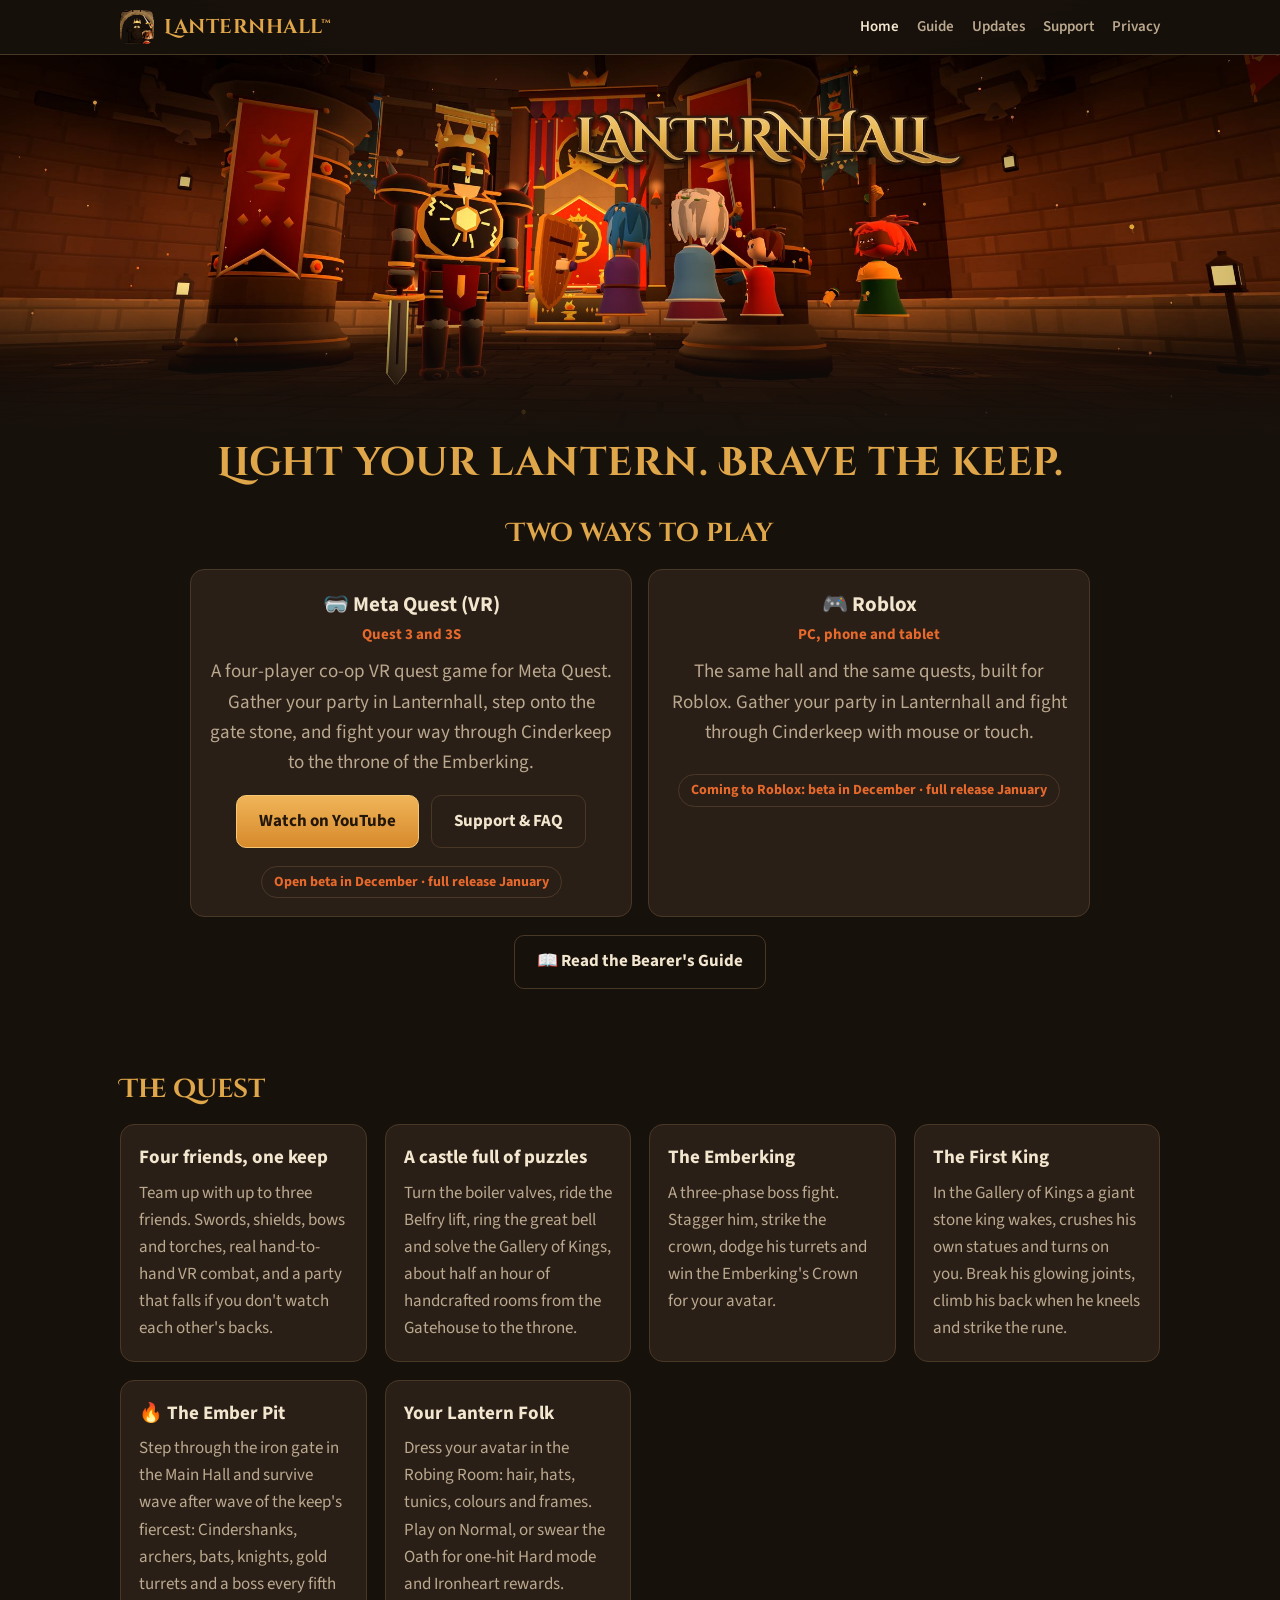
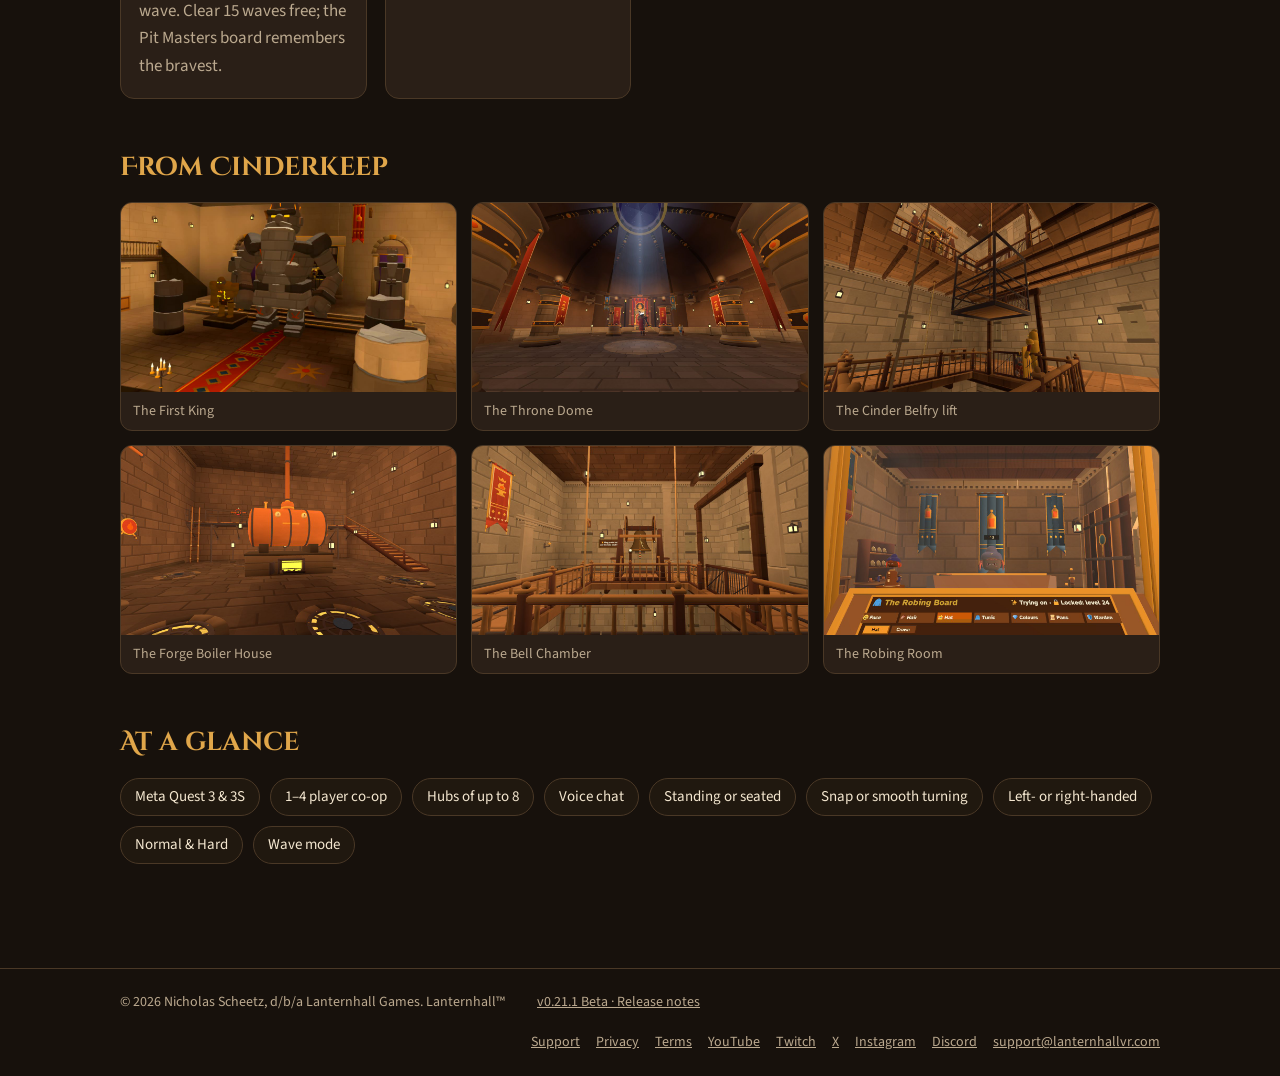
<file: index.html>
<!DOCTYPE html>
<html lang="en"><head><meta charset="utf-8">
<meta name="viewport" content="width=device-width, initial-scale=1">
<title>Lanternhall: co-op VR quests for Meta Quest</title>
<meta name="description" content="Lanternhall is a four-player co-op VR quest game for Meta Quest 3 and 3S. Light your lantern and brave Cinderkeep.">
<meta property="og:title" content="Lanternhall: co-op VR quests for Meta Quest">
<meta property="og:description" content="Lanternhall is a four-player co-op VR quest game for Meta Quest 3 and 3S. Light your lantern and brave Cinderkeep.">
<meta property="og:image" content="https://lanternhallvr.com/assets/hero.jpg">
<meta name="theme-color" content="#17110c">
<link rel="icon" href="assets/favicon.png">
<link rel="apple-touch-icon" href="assets/apple-touch-icon.png">
<link rel="preconnect" href="https://fonts.googleapis.com"><link rel="preconnect" href="https://fonts.gstatic.com" crossorigin><link href="https://fonts.googleapis.com/css2?family=Cinzel+Decorative:wght@700&family=Source+Sans+3:wght@400;600;700&display=swap" rel="stylesheet">
<link rel="stylesheet" href="style.css">
</head><body>
<header class="nav"><div class="nav-in">
<a class="brand" href="index.html"><img src="assets/favicon.png" alt="">Lanternhall&trade;</a>
<nav class="nav-links"><a href="index.html" aria-current="page">Home</a><a href="guide.html">Guide</a><a href="updates.html">Updates</a><a href="support.html">Support</a><a href="privacy.html">Privacy</a></nav>
</div></header>

<div class="hero"><img src="assets/hero.jpg" alt="Four Lantern Folk adventurers face the Emberking in his throne dome"></div>
<div class="tagline">
<h1>Light your lantern. Brave the keep.</h1>
<h2 class="ways-h">Two ways to play</h2>
<div class="ways">
<div class="card way"><h3>🥽 Meta Quest (VR)</h3><p class="way-for">Quest 3 and 3S</p>
<p>A four-player co-op VR quest game for Meta Quest. Gather your party in Lanternhall, step onto the gate stone,
and fight your way through Cinderkeep to the throne of the Emberking.</p>
<div class="cta"><a class="btn" href="https://www.youtube.com/@LanternhallGames">Watch on YouTube</a><a class="btn ghost" href="support.html">Support &amp; FAQ</a></div>
<span class="badge">Open beta in December &middot; full release January</span></div>
<div class="card way"><h3>🎮 Roblox</h3><p class="way-for">PC, phone and tablet</p>
<p>The same hall and the same quests, built for Roblox. Gather your party in Lanternhall and fight through Cinderkeep
with mouse or touch.</p>
<span class="badge">Coming to Roblox: beta in December &middot; full release January</span></div>
</div>
<div class="cta"><a class="btn ghost" href="guide.html">📖 Read the Bearer's Guide</a></div>
</div>
<main>
<section>
<h2>The quest</h2>
<div class="grid">
<div class="card"><h3>Four friends, one keep</h3><p>Team up with up to three friends. Swords, shields, bows and torches, real hand-to-hand
VR combat, and a party that falls if you don't watch each other's backs.</p></div>
<div class="card"><h3>A castle full of puzzles</h3><p>Turn the boiler valves, ride the Belfry lift, ring the great bell and
solve the Gallery of Kings, about half an hour of handcrafted rooms from the Gatehouse to the throne.</p></div>
<div class="card"><h3>The Emberking</h3><p>A three-phase boss fight. Stagger him, strike the crown, dodge his turrets
and win the Emberking's Crown for your avatar.</p></div>
<div class="card"><h3>The First King</h3><p>In the Gallery of Kings a giant stone king wakes, crushes his own statues and
turns on you. Break his glowing joints, climb his back when he kneels and strike the rune.</p></div>
<div class="card"><h3>&#x1F525; The Ember Pit</h3><p>Step through the iron gate in the Main Hall and survive wave after wave of the keep's
fiercest: Cindershanks, archers, bats, knights, gold turrets and a boss every fifth wave. Clear 15 waves free; the Pit Masters board
remembers the bravest.</p></div>
<div class="card"><h3>Your Lantern Folk</h3><p>Dress your avatar in the Robing Room: hair, hats, tunics, colours and frames.
Play on Normal, or swear the Oath for one-hit Hard mode and Ironheart rewards.</p></div>
</div>
</section>
<section>
<h2>From Cinderkeep</h2>
<div class="shots">
<figure><img src="assets/shot-king.jpg" alt="The First King on his dais, the Gilded Hulker beside him" loading="lazy"><figcaption>The First King</figcaption></figure>
<figure><img src="assets/shot-throne.jpg" alt="The Emberking's throne dome" loading="lazy"><figcaption>The Throne Dome</figcaption></figure>
<figure><img src="assets/shot-belfry.jpg" alt="The Cinder Belfry lift climbing the shaft" loading="lazy"><figcaption>The Cinder Belfry lift</figcaption></figure>
<figure><img src="assets/shot-boiler.jpg" alt="The great boiler in the Forge Boiler House" loading="lazy"><figcaption>The Forge Boiler House</figcaption></figure>
<figure><img src="assets/shot-bell.jpg" alt="The great bell in the Bell Chamber" loading="lazy"><figcaption>The Bell Chamber</figcaption></figure>
<figure><img src="assets/shot-robing.jpg" alt="Trying on a hat in the Looking Glass" loading="lazy"><figcaption>The Robing Room</figcaption></figure>
</div>
</section>
<section>
<h2>At a glance</h2>
<ul class="specs">
<li>Meta Quest 3 &amp; 3S</li><li>1&ndash;4 player co-op</li><li>Hubs of up to 8</li><li>Voice chat</li>
<li>Standing or seated</li><li>Snap or smooth turning</li><li>Left- or right-handed</li><li>Normal &amp; Hard</li><li>Wave mode</li>
</ul>
</section>
</main>
<footer><div class="foot-in">
<span>&copy; 2026 Nicholas Scheetz, d/b/a Lanternhall Games. Lanternhall&trade;</span><a class="ver" href="updates.html">v0.21.1 Beta &middot; Release notes</a>
<nav><a href="support.html">Support</a><a href="privacy.html">Privacy</a><a href="terms.html">Terms</a><a href="https://www.youtube.com/@LanternhallGames" aria-label="Lanternhall on YouTube">YouTube</a><a href="https://www.twitch.tv/lanternhall" aria-label="Lanternhall on Twitch">Twitch</a><a href="https://x.com/lanternhallvr" aria-label="Lanternhall on X">X</a><a href="https://www.instagram.com/lanternhallvr/" aria-label="Lanternhall on Instagram">Instagram</a><a href="https://discord.gg/UpqXYN8GYB" aria-label="Join the Lanternhall Discord">Discord</a><a href="mailto:support@lanternhallvr.com">support@lanternhallvr.com</a></nav>
</div></footer>
</body></html>
</file>
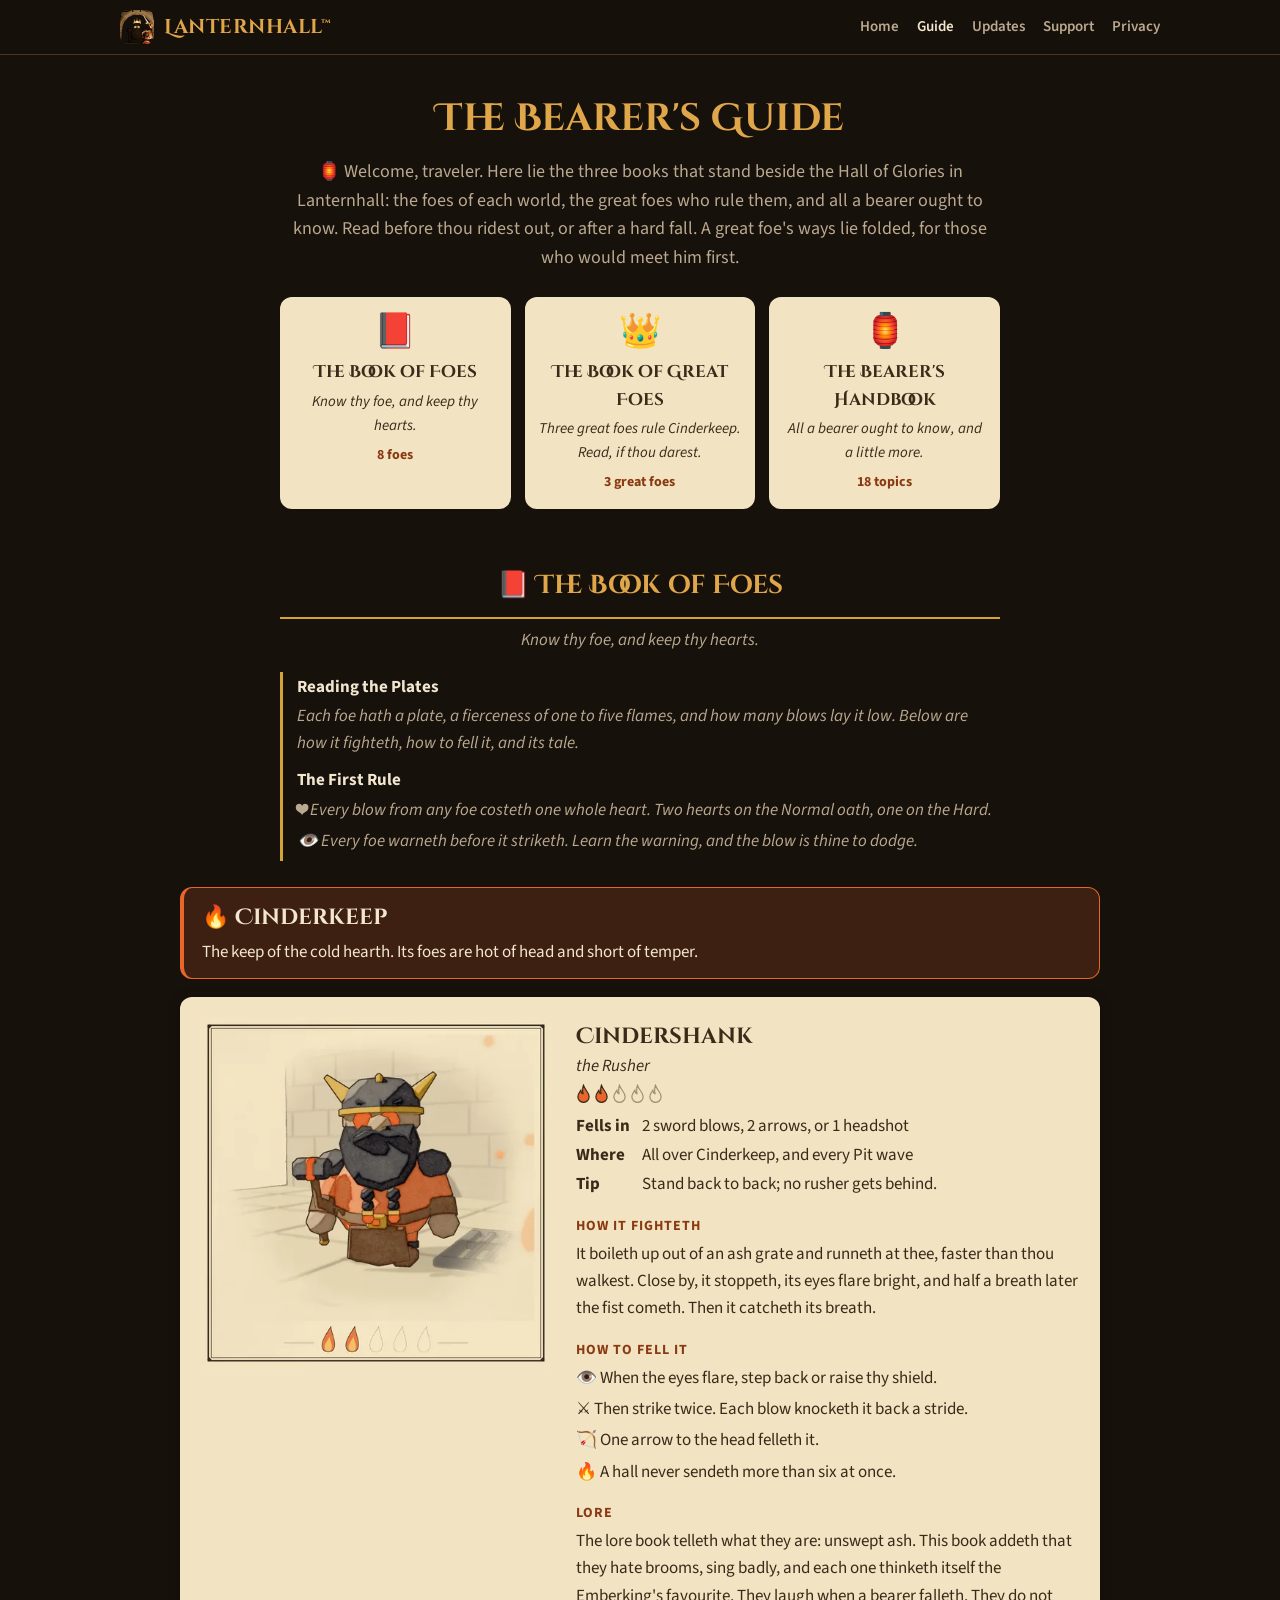
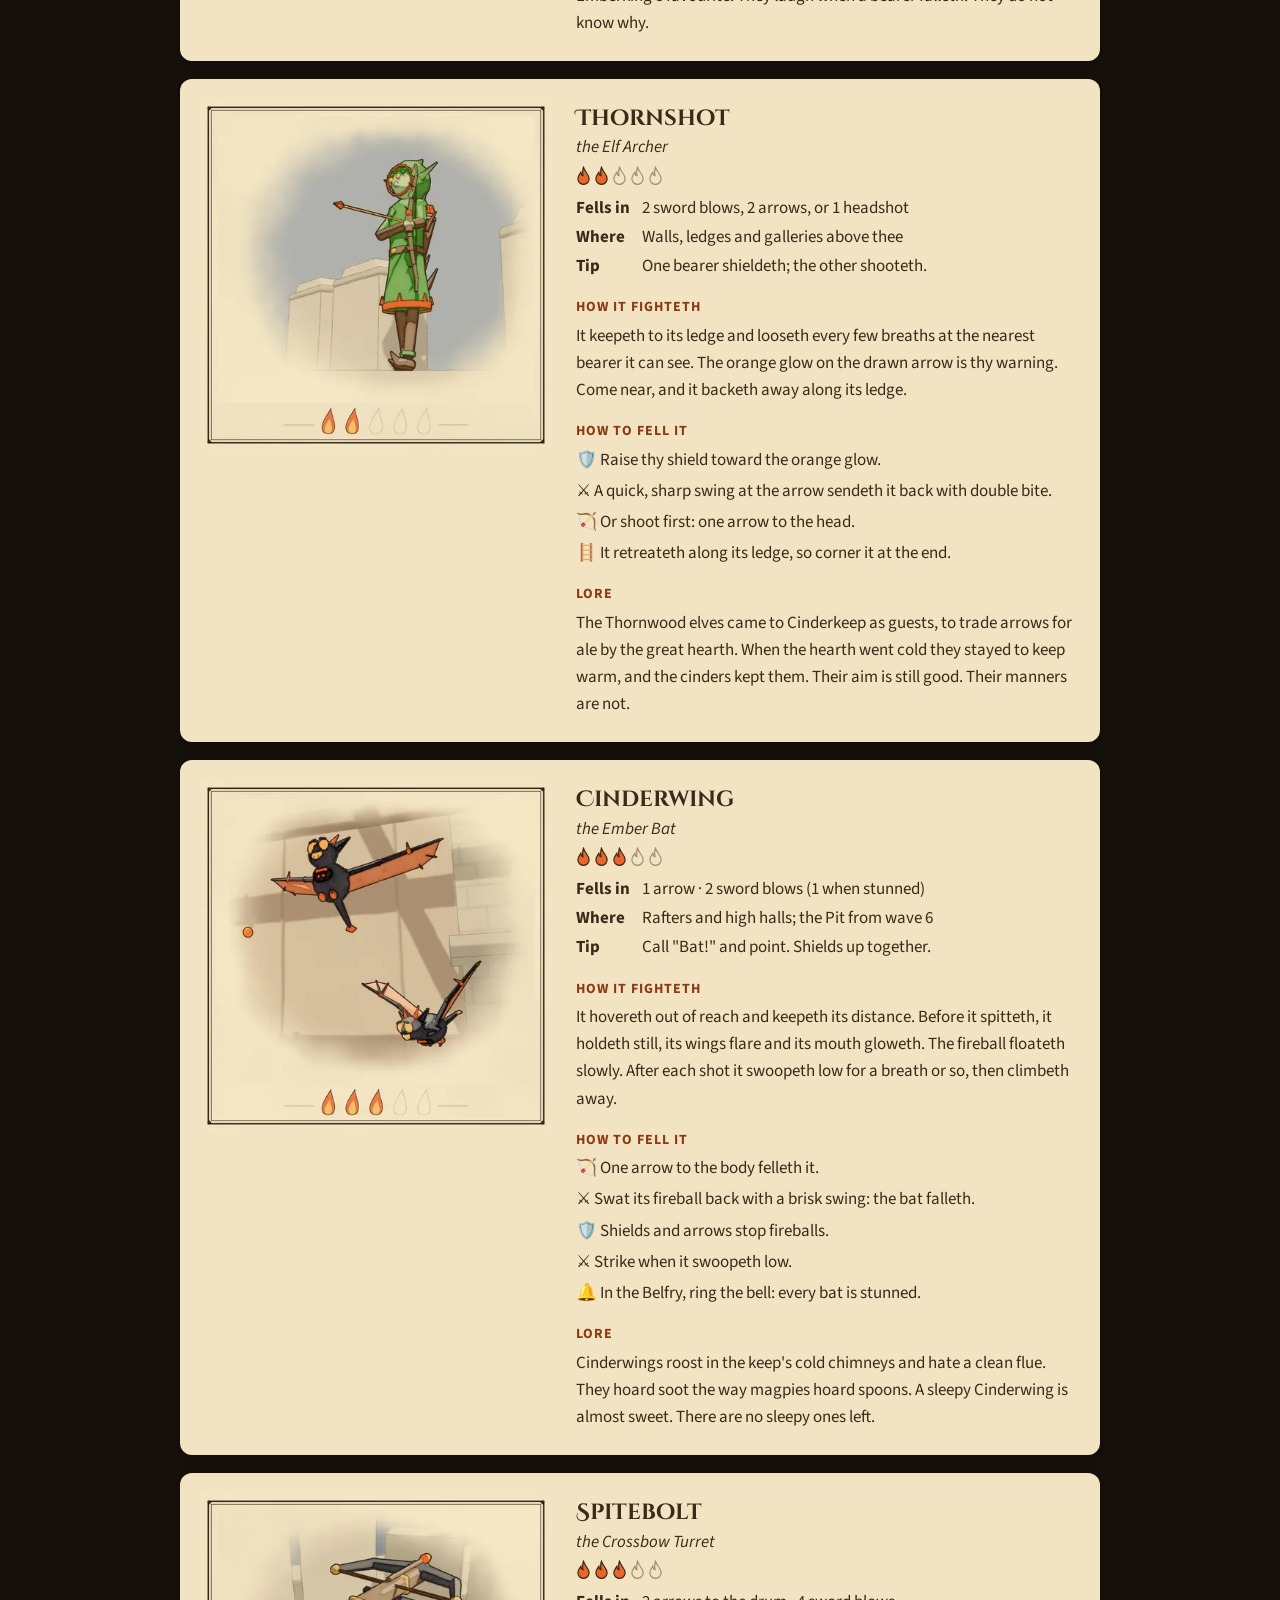
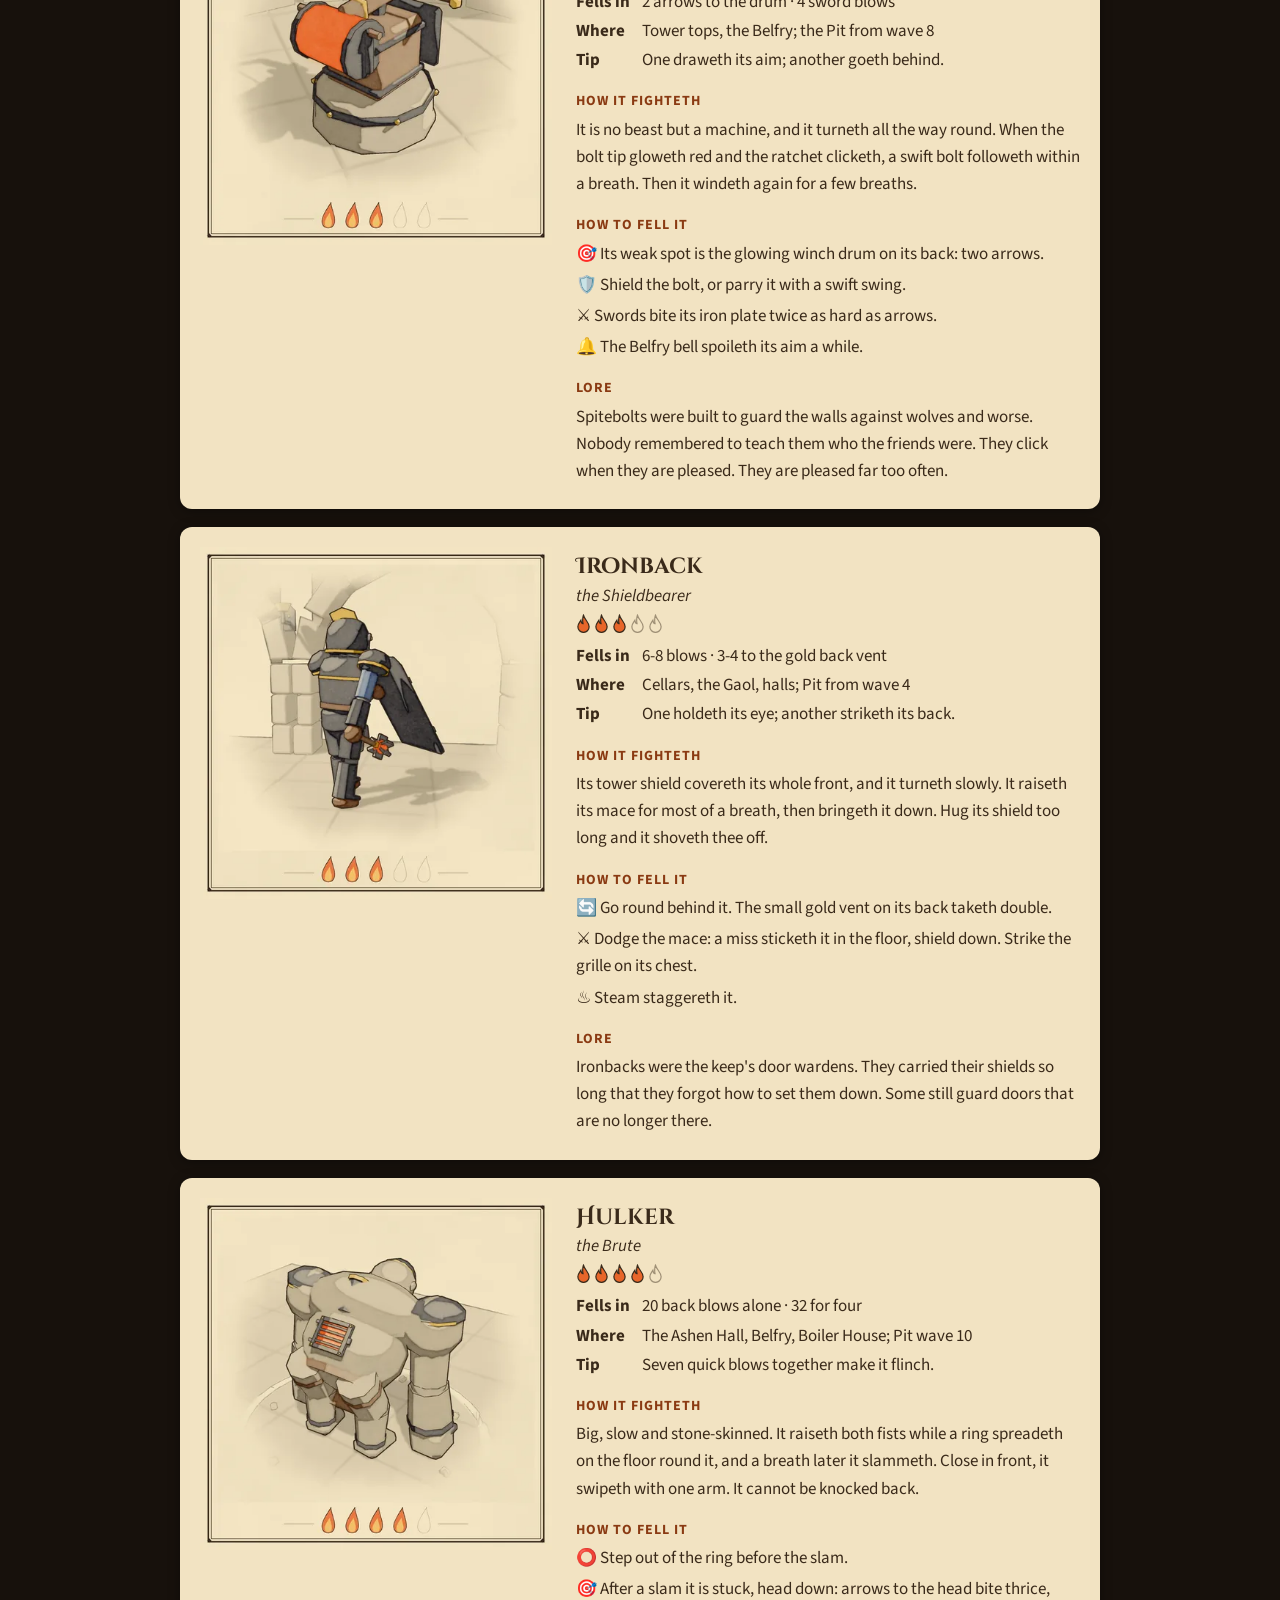
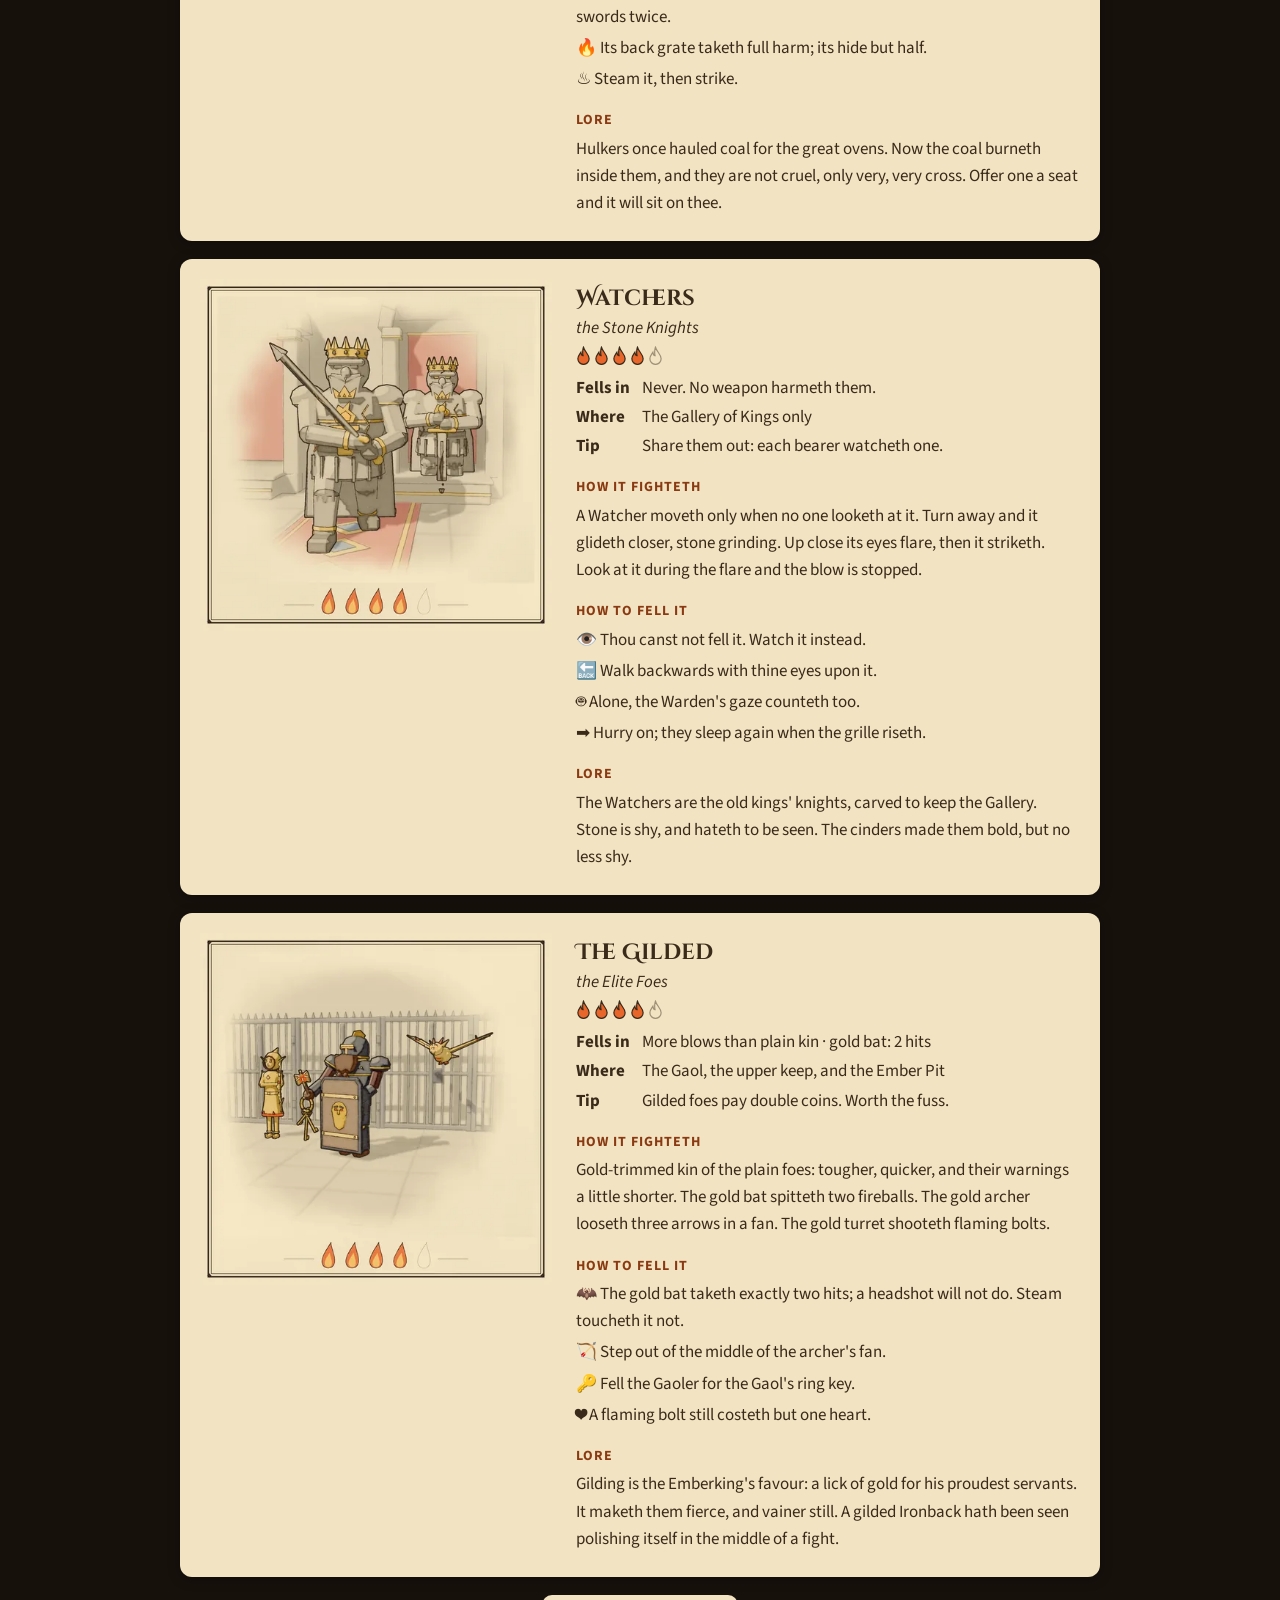
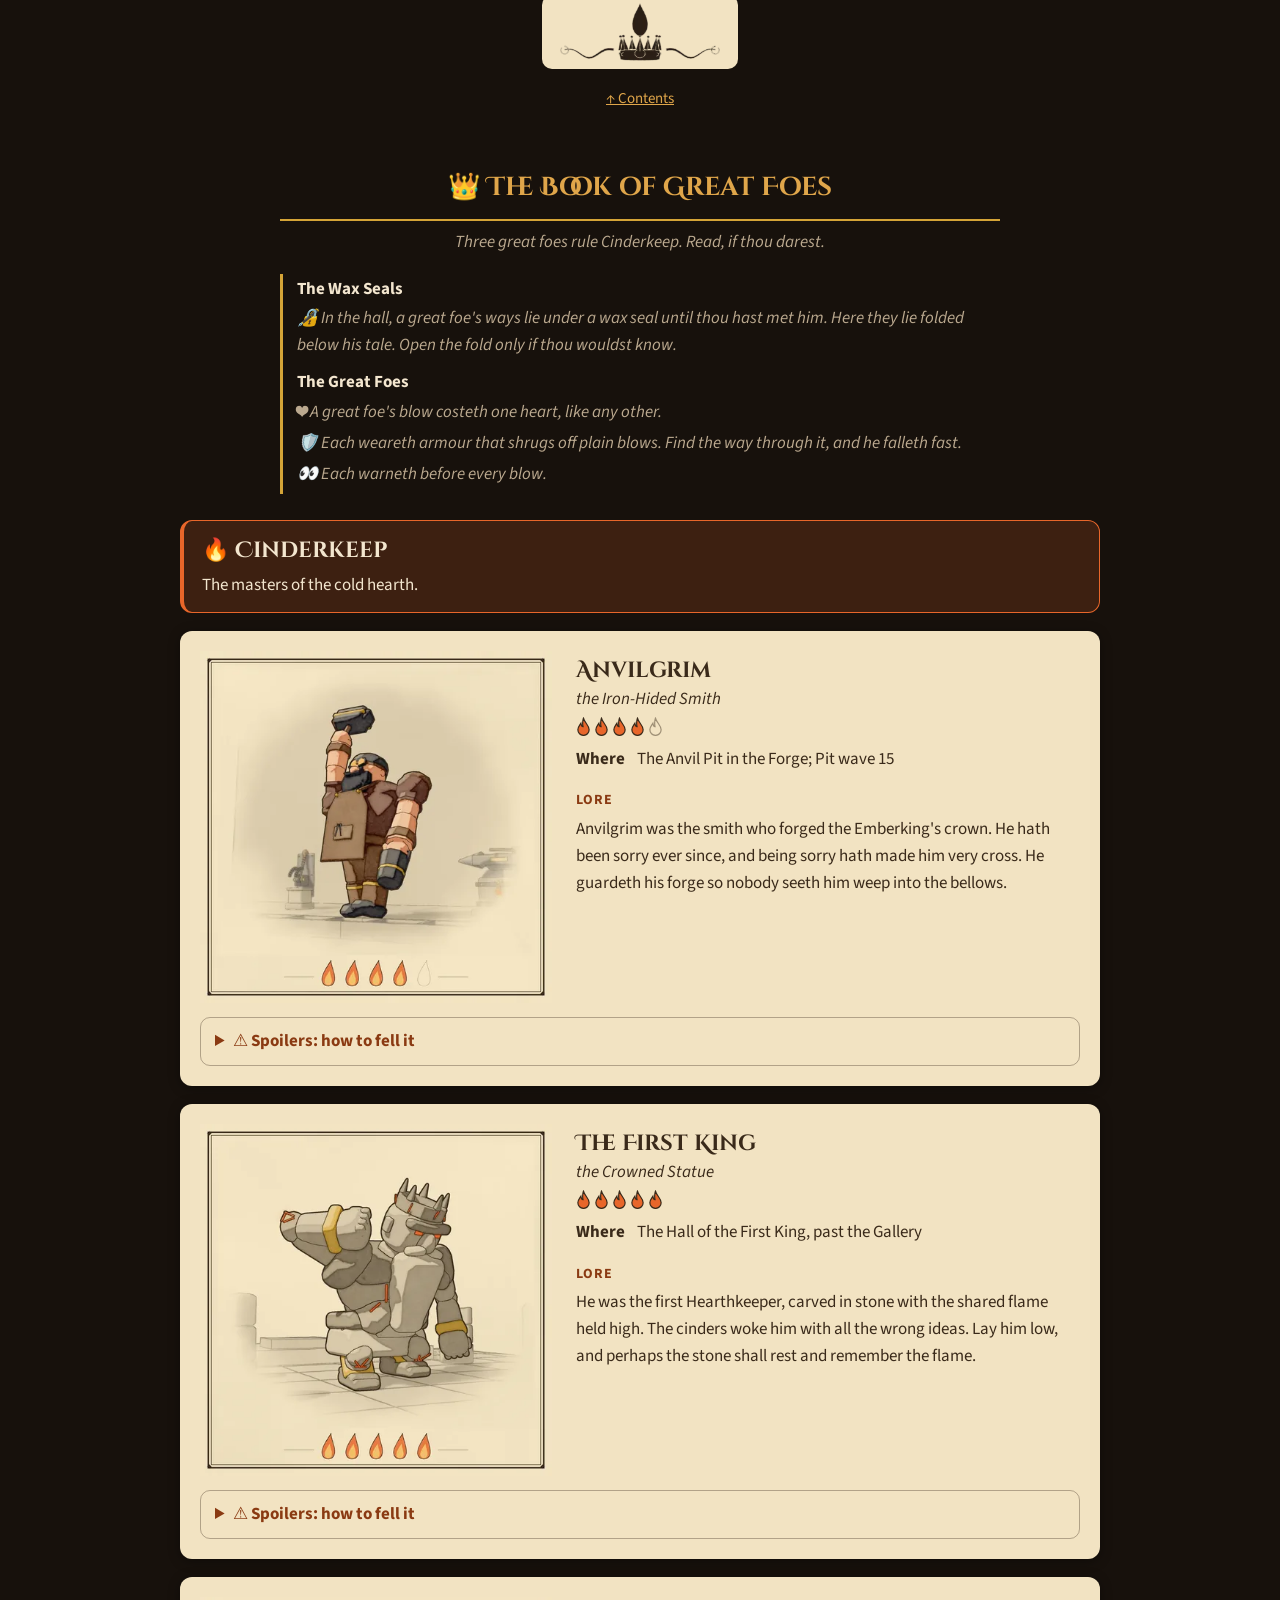
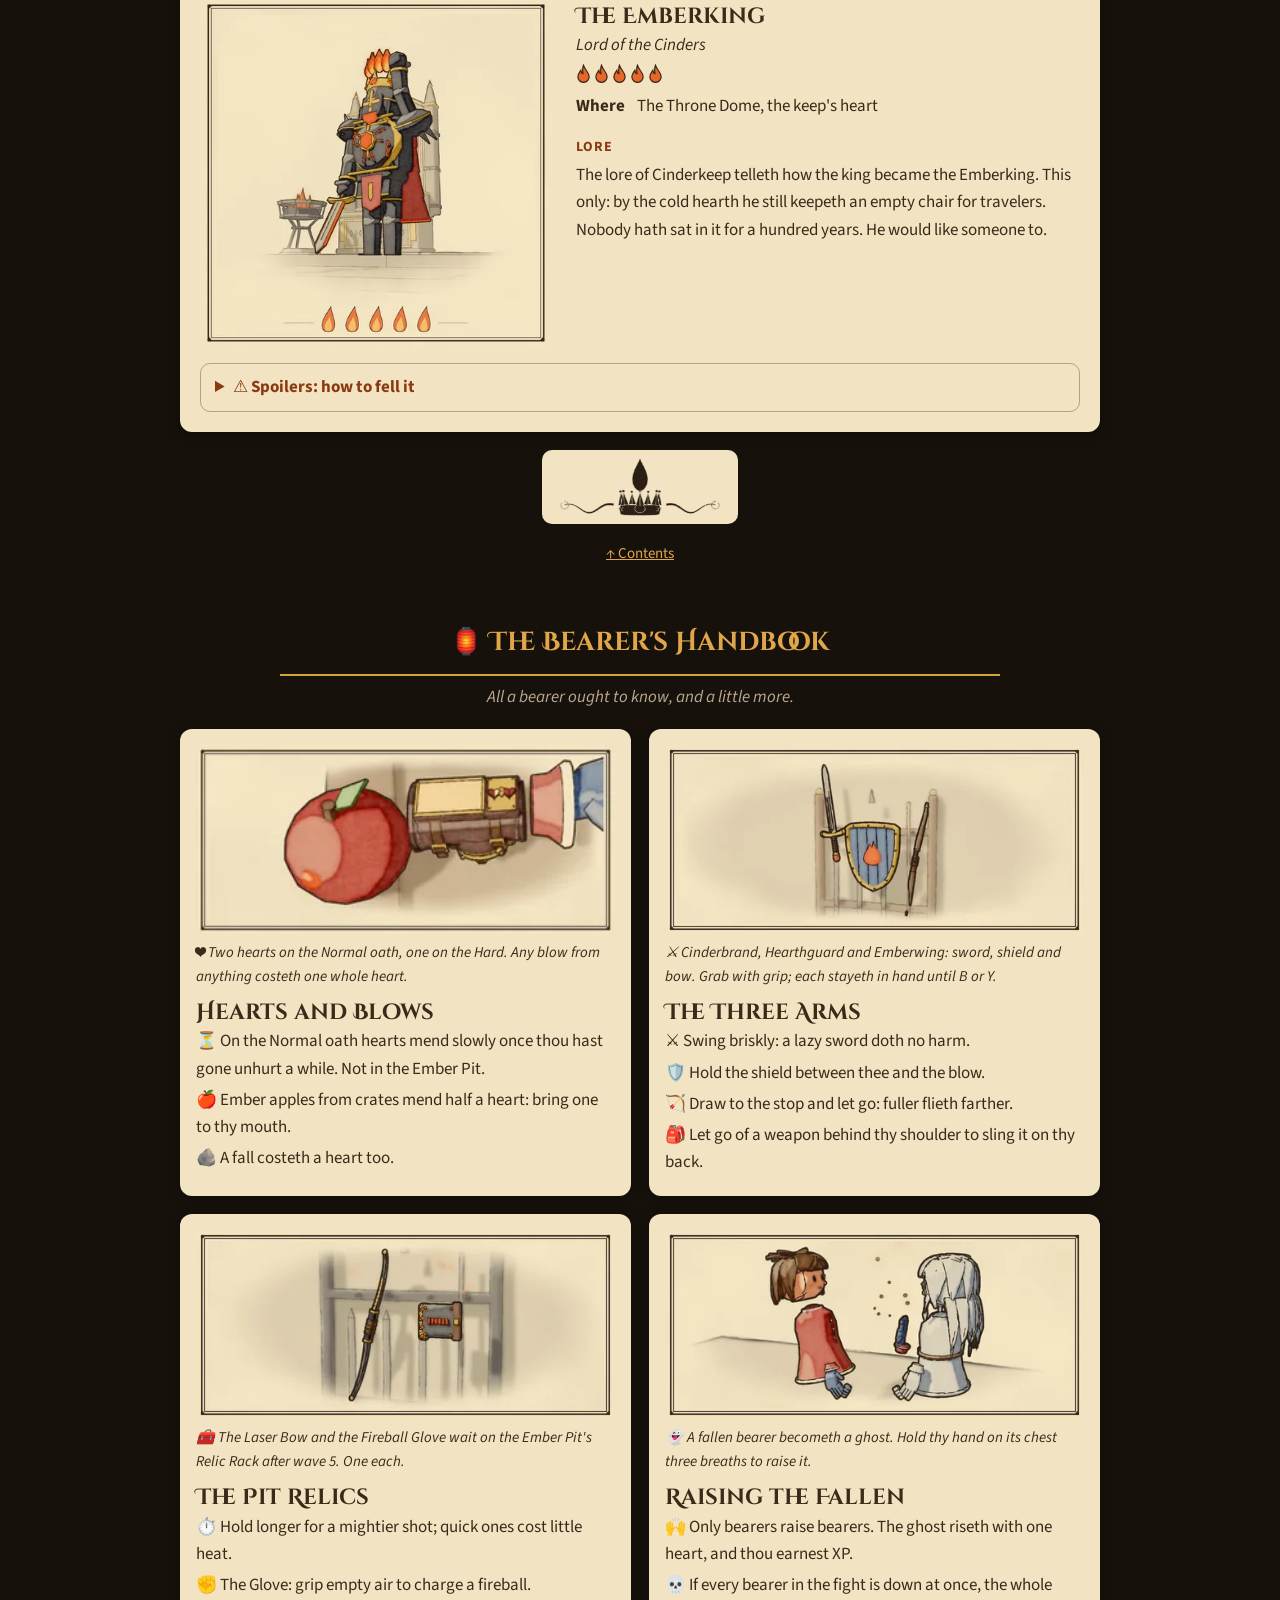
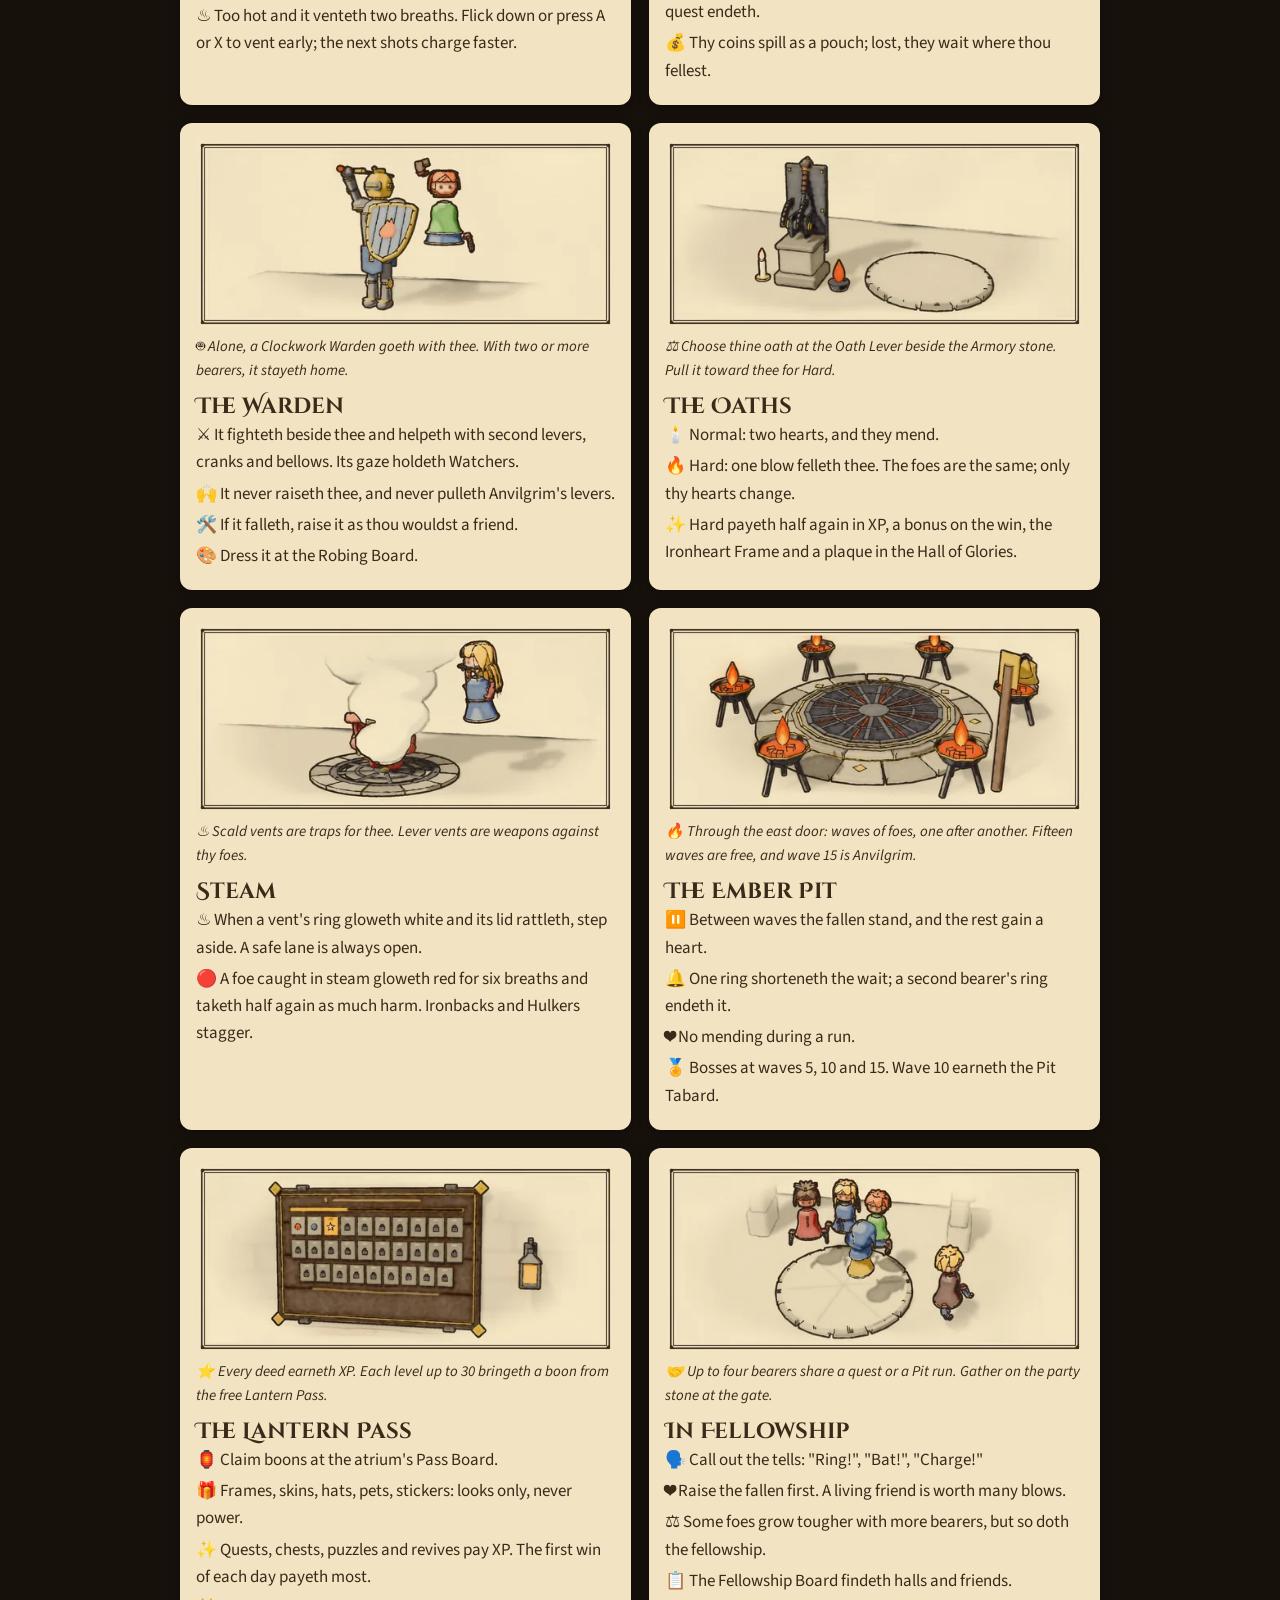
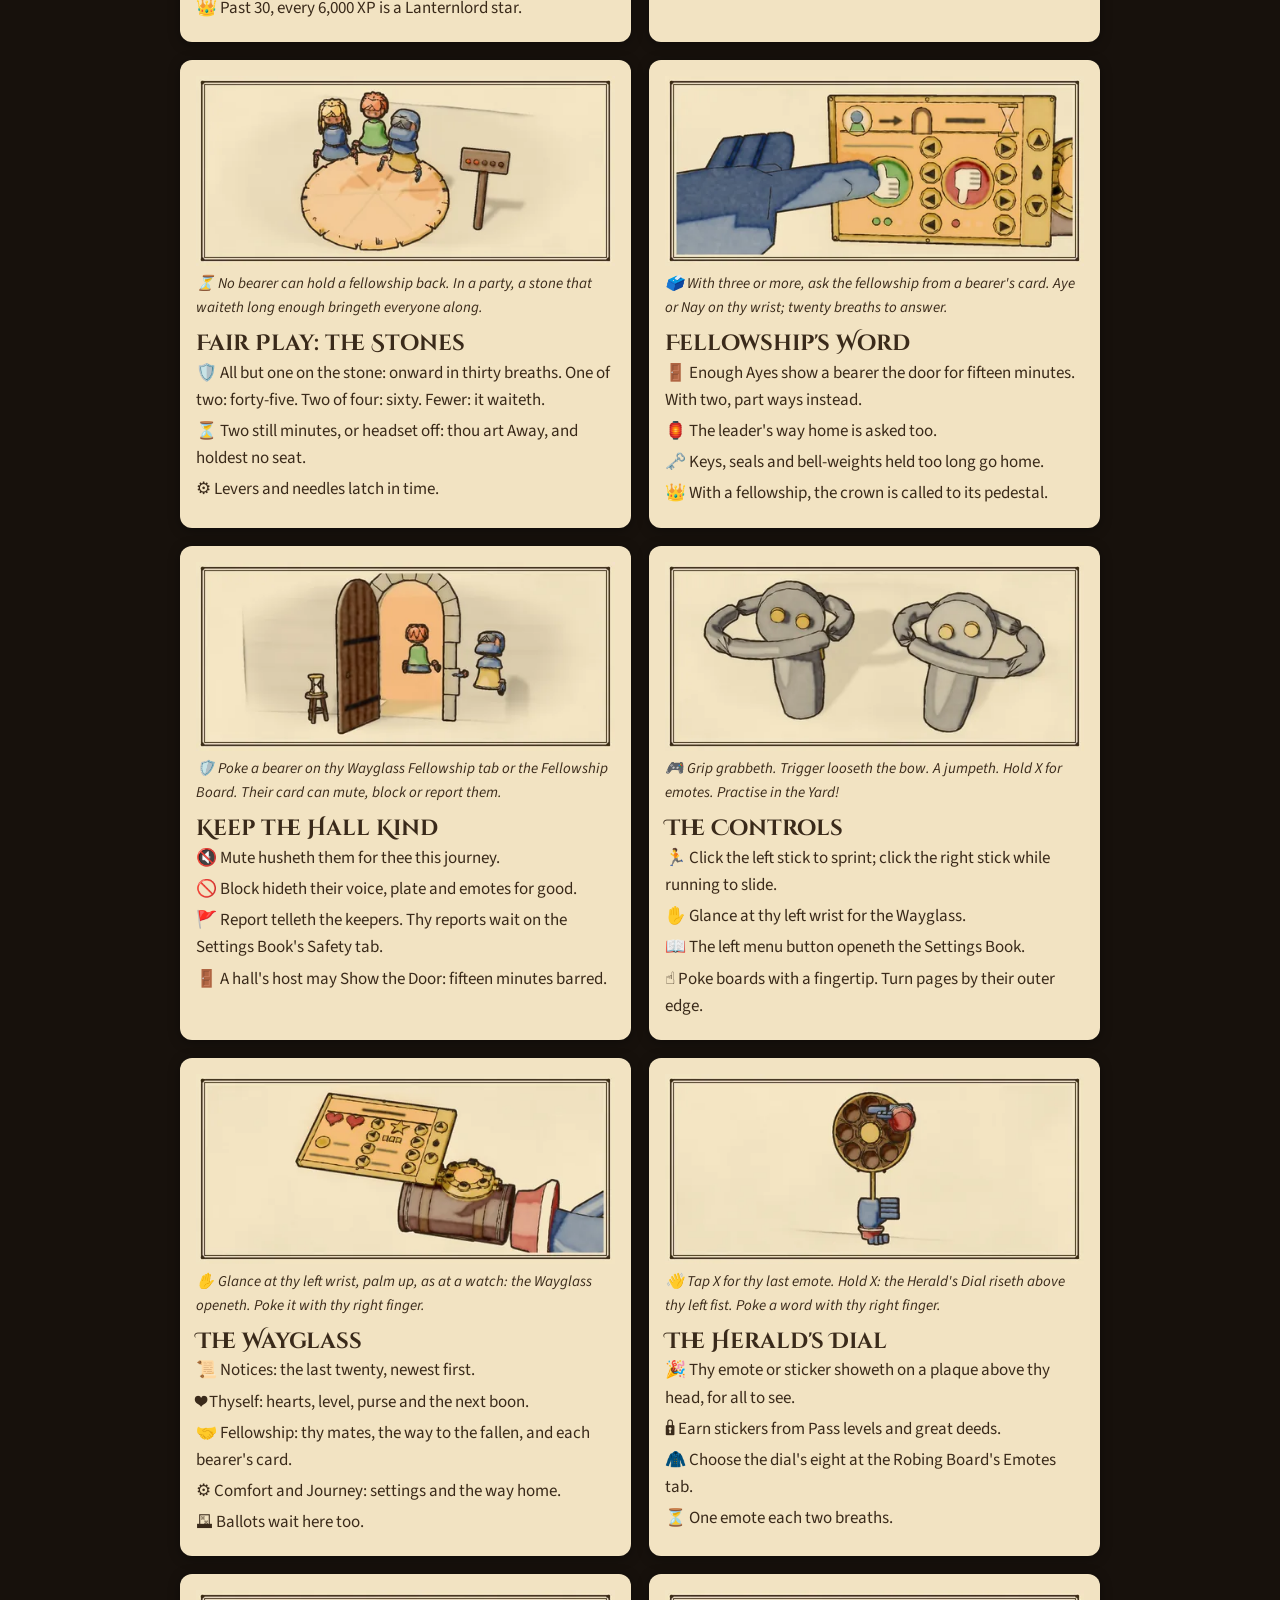
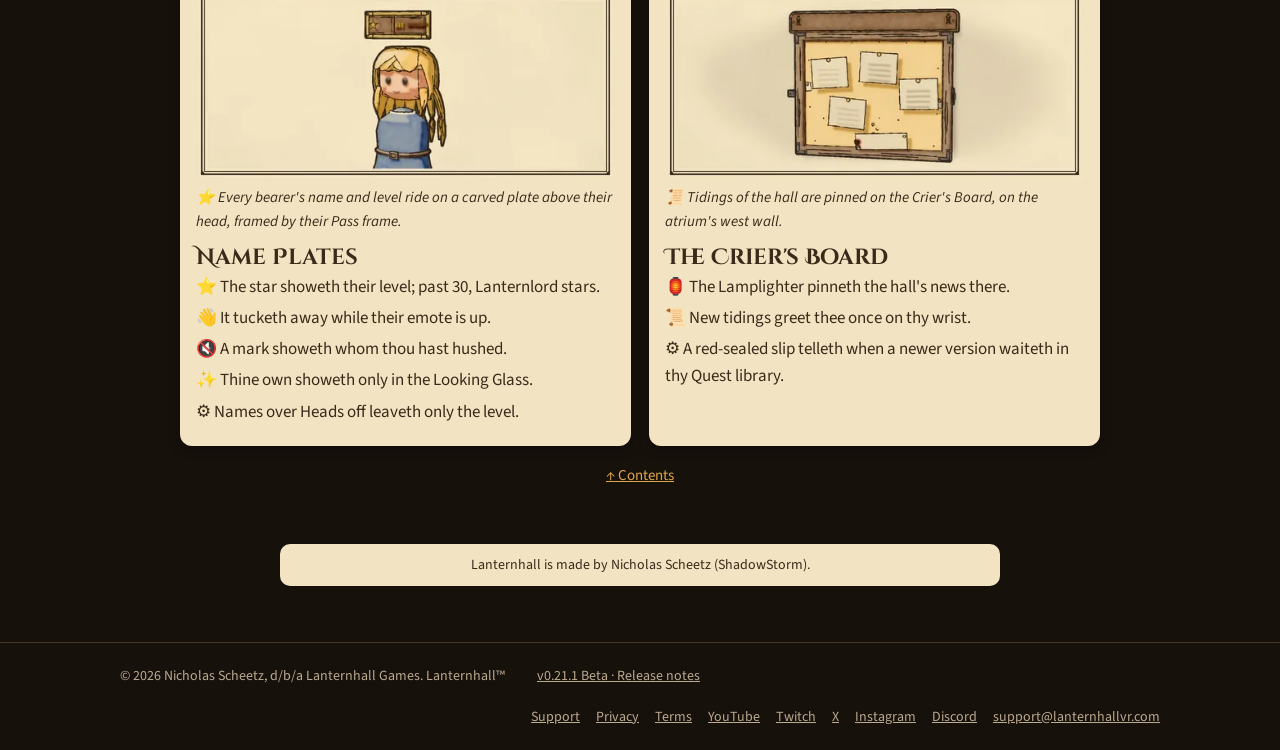
<file: guide.html>
<!DOCTYPE html>
<html lang="en"><head><meta charset="utf-8">
<meta name="viewport" content="width=device-width, initial-scale=1">
<title>The Bearer's Guide · Lanternhall</title>
<meta name="description" content="Welcome, traveler. Here lie the three books that stand beside the Hall of Glories in Lanternhall: the foes of each world, the great foes who rule them, and all a bearer ought to know. Read before thou ridest out, or after a hard fall. A great foe&#x27;s ways lie folded, for those who would meet him first.">
<meta property="og:title" content="The Bearer's Guide · Lanternhall">
<meta property="og:description" content="Welcome, traveler. Here lie the three books that stand beside the Hall of Glories in Lanternhall: the foes of each world, the great foes who rule them, and all a bearer ought to know. Read before thou ridest out, or after a hard fall. A great foe&#x27;s ways lie folded, for those who would meet him first.">
<meta property="og:image" content="https://lanternhallvr.com/guide/img/og_guide.jpg">
<meta name="theme-color" content="#17110c">
<link rel="icon" href="assets/favicon.png">
<link rel="apple-touch-icon" href="assets/apple-touch-icon.png">
<link rel="preconnect" href="https://fonts.googleapis.com"><link rel="preconnect" href="https://fonts.gstatic.com" crossorigin><link href="https://fonts.googleapis.com/css2?family=Cinzel+Decorative:wght@700&family=Source+Sans+3:wght@400;600;700&display=swap" rel="stylesheet">
<link rel="stylesheet" href="style.css">
</head><body>
<header class="nav"><div class="nav-in">
<a class="brand" href="index.html"><img src="assets/favicon.png" alt="">Lanternhall&trade;</a>
<nav class="nav-links"><a href="index.html">Home</a><a href="guide.html" aria-current="page">Guide</a><a href="updates.html">Updates</a><a href="support.html">Support</a><a href="privacy.html">Privacy</a></nav>
</div><nav class="g-bar" aria-label="Books"><a href="#book-foes">📕 Foes</a><span aria-hidden="true">&middot;</span><a href="#book-greatfoes">👑 Great Foes</a><span aria-hidden="true">&middot;</span><a href="#book-handbook">🏮 Handbook</a></nav></header>
<main class="guide"><svg width="0" height="0" style="position:absolute" aria-hidden="true" focusable="false"><symbol id="g-flame" viewBox="0 0 16 20"><path d="M8 1C9 6 14 8.5 14 13.5A6 6 0 0 1 2 13.5C2 10.5 4 8.6 5.2 6.6c.3 2.2 1.1 3.3 2.3 3.5C6.8 7 7 4 8 1z"/></symbol></svg><div class="g-top" id="contents"><h1>The Bearer's Guide</h1><p class="g-intro">🏮 Welcome, traveler. Here lie the three books that stand beside the Hall of Glories in Lanternhall: the foes of each world, the great foes who rule them, and all a bearer ought to know. Read before thou ridest out, or after a hard fall. A great foe&#x27;s ways lie folded, for those who would meet him first.</p><nav class="g-books" aria-label="Contents"><a class="g-bookcard" href="#book-foes"><span class="g-be" aria-hidden="true">📕</span><b>The Book of Foes</b><span class="g-bl">Know thy foe, and keep thy hearts.</span><span class="g-bn">8 foes</span></a><a class="g-bookcard" href="#book-greatfoes"><span class="g-be" aria-hidden="true">👑</span><b>The Book of Great Foes</b><span class="g-bl">Three great foes rule Cinderkeep. Read, if thou darest.</span><span class="g-bn">3 great foes</span></a><a class="g-bookcard" href="#book-handbook"><span class="g-be" aria-hidden="true">🏮</span><b>The Bearer&#x27;s Handbook</b><span class="g-bl">All a bearer ought to know, and a little more.</span><span class="g-bn">18 topics</span></a></nav></div><section class="g-book" id="book-foes"><h2>📕 The Book of Foes</h2><p class="g-line">Know thy foe, and keep thy hearts.</p><div class="g-note"><p class="g-nh">Reading the Plates</p><p class="g-l">Each foe hath a plate, a fierceness of one to five flames, and how many blows lay it low. Below are how it fighteth, how to fell it, and its tale.</p><p class="g-nh">The First Rule</p><p class="g-l">❤️ Every blow from any foe costeth one whole heart. Two hearts on the Normal oath, one on the Hard.</p><p class="g-l">👁️ Every foe warneth before it striketh. Learn the warning, and the blow is thine to dodge.</p></div><div class="g-world" id="foes-cinderkeep" style="background:rgba(232,102,42,.18);border-color:#E8662A"><h3>🔥 Cinderkeep</h3><p>The keep of the cold hearth. Its foes are hot of head and short of temper.</p></div><div class="g-cards"><article class="g-card g-foe" id="cindershank"><div class="g-plate"><img src="guide/img/pl_cindershank.webp" srcset="guide/img/pl_cindershank_s.webp 480w, guide/img/pl_cindershank.webp 1024w" sizes="(min-width: 900px) 360px, (min-width: 552px) 480px, calc(100vw - 72px)" width="1024" height="1024" alt="A small sooty cinderdwarf leaning in, eyes flaring, one fist drawn back, beside an ash grate." decoding="async"></div><div class="g-text"><h3>Cindershank</h3><p class="g-epi">the Rusher</p><p class="g-fierce" role="img" aria-label="Fierceness 2 of 5"><svg class="g-fl on" viewBox="0 0 16 20" aria-hidden="true"><use href="#g-flame"/></svg><svg class="g-fl on" viewBox="0 0 16 20" aria-hidden="true"><use href="#g-flame"/></svg><svg class="g-fl" viewBox="0 0 16 20" aria-hidden="true"><use href="#g-flame"/></svg><svg class="g-fl" viewBox="0 0 16 20" aria-hidden="true"><use href="#g-flame"/></svg><svg class="g-fl" viewBox="0 0 16 20" aria-hidden="true"><use href="#g-flame"/></svg></p><dl class="g-facts"><dt>Fells in</dt><dd>2 sword blows, 2 arrows, or 1 headshot</dd><dt>Where</dt><dd>All over Cinderkeep, and every Pit wave</dd><dt>Tip</dt><dd>Stand back to back; no rusher gets behind.</dd></dl><h4>How It Fighteth</h4><p class="g-l">It boileth up out of an ash grate and runneth at thee, faster than thou walkest. Close by, it stoppeth, its eyes flare bright, and half a breath later the fist cometh. Then it catcheth its breath.</p><h4>How to Fell It</h4><p class="g-l">👁️ When the eyes flare, step back or raise thy shield.</p><p class="g-l">⚔️ Then strike twice. Each blow knocketh it back a stride.</p><p class="g-l">🏹 One arrow to the head felleth it.</p><p class="g-l">🔥 A hall never sendeth more than six at once.</p><h4>Lore</h4><p class="g-l">The lore book telleth what they are: unswept ash. This book addeth that they hate brooms, sing badly, and each one thinketh itself the Emberking&#x27;s favourite. They laugh when a bearer falleth. They do not know why.</p></div></article><article class="g-card g-foe" id="thornshot"><div class="g-plate"><img src="guide/img/pl_thornshot.webp" srcset="guide/img/pl_thornshot_s.webp 480w, guide/img/pl_thornshot.webp 1024w" sizes="(min-width: 900px) 360px, (min-width: 552px) 480px, calc(100vw - 72px)" width="1024" height="1024" alt="A thin elf archer in a thorn crown at full draw on a castle ledge, the arrow glowing orange." loading="lazy" decoding="async"></div><div class="g-text"><h3>Thornshot</h3><p class="g-epi">the Elf Archer</p><p class="g-fierce" role="img" aria-label="Fierceness 2 of 5"><svg class="g-fl on" viewBox="0 0 16 20" aria-hidden="true"><use href="#g-flame"/></svg><svg class="g-fl on" viewBox="0 0 16 20" aria-hidden="true"><use href="#g-flame"/></svg><svg class="g-fl" viewBox="0 0 16 20" aria-hidden="true"><use href="#g-flame"/></svg><svg class="g-fl" viewBox="0 0 16 20" aria-hidden="true"><use href="#g-flame"/></svg><svg class="g-fl" viewBox="0 0 16 20" aria-hidden="true"><use href="#g-flame"/></svg></p><dl class="g-facts"><dt>Fells in</dt><dd>2 sword blows, 2 arrows, or 1 headshot</dd><dt>Where</dt><dd>Walls, ledges and galleries above thee</dd><dt>Tip</dt><dd>One bearer shieldeth; the other shooteth.</dd></dl><h4>How It Fighteth</h4><p class="g-l">It keepeth to its ledge and looseth every few breaths at the nearest bearer it can see. The orange glow on the drawn arrow is thy warning. Come near, and it backeth away along its ledge.</p><h4>How to Fell It</h4><p class="g-l">🛡️ Raise thy shield toward the orange glow.</p><p class="g-l">⚔️ A quick, sharp swing at the arrow sendeth it back with double bite.</p><p class="g-l">🏹 Or shoot first: one arrow to the head.</p><p class="g-l">🪜 It retreateth along its ledge, so corner it at the end.</p><h4>Lore</h4><p class="g-l">The Thornwood elves came to Cinderkeep as guests, to trade arrows for ale by the great hearth. When the hearth went cold they stayed to keep warm, and the cinders kept them. Their aim is still good. Their manners are not.</p></div></article><article class="g-card g-foe" id="cinderwing"><div class="g-plate"><img src="guide/img/pl_cinderwing.webp" srcset="guide/img/pl_cinderwing_s.webp 480w, guide/img/pl_cinderwing.webp 1024w" sizes="(min-width: 900px) 360px, (min-width: 552px) 480px, calc(100vw - 72px)" width="1024" height="1024" alt="A round ember bat hovering with wings flared and a glowing mouth; a second bat swoops low." loading="lazy" decoding="async"></div><div class="g-text"><h3>Cinderwing</h3><p class="g-epi">the Ember Bat</p><p class="g-fierce" role="img" aria-label="Fierceness 3 of 5"><svg class="g-fl on" viewBox="0 0 16 20" aria-hidden="true"><use href="#g-flame"/></svg><svg class="g-fl on" viewBox="0 0 16 20" aria-hidden="true"><use href="#g-flame"/></svg><svg class="g-fl on" viewBox="0 0 16 20" aria-hidden="true"><use href="#g-flame"/></svg><svg class="g-fl" viewBox="0 0 16 20" aria-hidden="true"><use href="#g-flame"/></svg><svg class="g-fl" viewBox="0 0 16 20" aria-hidden="true"><use href="#g-flame"/></svg></p><dl class="g-facts"><dt>Fells in</dt><dd>1 arrow · 2 sword blows (1 when stunned)</dd><dt>Where</dt><dd>Rafters and high halls; the Pit from wave 6</dd><dt>Tip</dt><dd>Call &quot;Bat!&quot; and point. Shields up together.</dd></dl><h4>How It Fighteth</h4><p class="g-l">It hovereth out of reach and keepeth its distance. Before it spitteth, it holdeth still, its wings flare and its mouth gloweth. The fireball floateth slowly. After each shot it swoopeth low for a breath or so, then climbeth away.</p><h4>How to Fell It</h4><p class="g-l">🏹 One arrow to the body felleth it.</p><p class="g-l">⚔️ Swat its fireball back with a brisk swing: the bat falleth.</p><p class="g-l">🛡️ Shields and arrows stop fireballs.</p><p class="g-l">⚔️ Strike when it swoopeth low.</p><p class="g-l">🔔 In the Belfry, ring the bell: every bat is stunned.</p><h4>Lore</h4><p class="g-l">Cinderwings roost in the keep&#x27;s cold chimneys and hate a clean flue. They hoard soot the way magpies hoard spoons. A sleepy Cinderwing is almost sweet. There are no sleepy ones left.</p></div></article><article class="g-card g-foe" id="spitebolt"><div class="g-plate"><img src="guide/img/pl_spitebolt.webp" srcset="guide/img/pl_spitebolt_s.webp 480w, guide/img/pl_spitebolt.webp 1024w" sizes="(min-width: 900px) 360px, (min-width: 552px) 480px, calc(100vw - 72px)" width="1024" height="1024" alt="An iron crossbow turret on a pivot base, seen from behind, its winch drum glowing." loading="lazy" decoding="async"></div><div class="g-text"><h3>Spitebolt</h3><p class="g-epi">the Crossbow Turret</p><p class="g-fierce" role="img" aria-label="Fierceness 3 of 5"><svg class="g-fl on" viewBox="0 0 16 20" aria-hidden="true"><use href="#g-flame"/></svg><svg class="g-fl on" viewBox="0 0 16 20" aria-hidden="true"><use href="#g-flame"/></svg><svg class="g-fl on" viewBox="0 0 16 20" aria-hidden="true"><use href="#g-flame"/></svg><svg class="g-fl" viewBox="0 0 16 20" aria-hidden="true"><use href="#g-flame"/></svg><svg class="g-fl" viewBox="0 0 16 20" aria-hidden="true"><use href="#g-flame"/></svg></p><dl class="g-facts"><dt>Fells in</dt><dd>2 arrows to the drum · 4 sword blows</dd><dt>Where</dt><dd>Tower tops, the Belfry; the Pit from wave 8</dd><dt>Tip</dt><dd>One draweth its aim; another goeth behind.</dd></dl><h4>How It Fighteth</h4><p class="g-l">It is no beast but a machine, and it turneth all the way round. When the bolt tip gloweth red and the ratchet clicketh, a swift bolt followeth within a breath. Then it windeth again for a few breaths.</p><h4>How to Fell It</h4><p class="g-l">🎯 Its weak spot is the glowing winch drum on its back: two arrows.</p><p class="g-l">🛡️ Shield the bolt, or parry it with a swift swing.</p><p class="g-l">⚔️ Swords bite its iron plate twice as hard as arrows.</p><p class="g-l">🔔 The Belfry bell spoileth its aim a while.</p><h4>Lore</h4><p class="g-l">Spitebolts were built to guard the walls against wolves and worse. Nobody remembered to teach them who the friends were. They click when they are pleased. They are pleased far too often.</p></div></article><article class="g-card g-foe" id="ironback"><div class="g-plate"><img src="guide/img/pl_ironback.webp" srcset="guide/img/pl_ironback_s.webp 480w, guide/img/pl_ironback.webp 1024w" sizes="(min-width: 900px) 360px, (min-width: 552px) 480px, calc(100vw - 72px)" width="1024" height="1024" alt="A stout armoured dwarf behind a tall tower shield, turning; a small gold vent on its back." loading="lazy" decoding="async"></div><div class="g-text"><h3>Ironback</h3><p class="g-epi">the Shieldbearer</p><p class="g-fierce" role="img" aria-label="Fierceness 3 of 5"><svg class="g-fl on" viewBox="0 0 16 20" aria-hidden="true"><use href="#g-flame"/></svg><svg class="g-fl on" viewBox="0 0 16 20" aria-hidden="true"><use href="#g-flame"/></svg><svg class="g-fl on" viewBox="0 0 16 20" aria-hidden="true"><use href="#g-flame"/></svg><svg class="g-fl" viewBox="0 0 16 20" aria-hidden="true"><use href="#g-flame"/></svg><svg class="g-fl" viewBox="0 0 16 20" aria-hidden="true"><use href="#g-flame"/></svg></p><dl class="g-facts"><dt>Fells in</dt><dd>6-8 blows · 3-4 to the gold back vent</dd><dt>Where</dt><dd>Cellars, the Gaol, halls; Pit from wave 4</dd><dt>Tip</dt><dd>One holdeth its eye; another striketh its back.</dd></dl><h4>How It Fighteth</h4><p class="g-l">Its tower shield covereth its whole front, and it turneth slowly. It raiseth its mace for most of a breath, then bringeth it down. Hug its shield too long and it shoveth thee off.</p><h4>How to Fell It</h4><p class="g-l">🔄 Go round behind it. The small gold vent on its back taketh double.</p><p class="g-l">⚔️ Dodge the mace: a miss sticketh it in the floor, shield down. Strike the grille on its chest.</p><p class="g-l">♨️ Steam staggereth it.</p><h4>Lore</h4><p class="g-l">Ironbacks were the keep&#x27;s door wardens. They carried their shields so long that they forgot how to set them down. Some still guard doors that are no longer there.</p></div></article><article class="g-card g-foe" id="hulker"><div class="g-plate"><img src="guide/img/pl_hulker.webp" srcset="guide/img/pl_hulker_s.webp 480w, guide/img/pl_hulker.webp 1024w" sizes="(min-width: 900px) 360px, (min-width: 552px) 480px, calc(100vw - 72px)" width="1024" height="1024" alt="A huge stone-skinned brute stuck with its head down after a slam, its back firebox glowing." loading="lazy" decoding="async"></div><div class="g-text"><h3>Hulker</h3><p class="g-epi">the Brute</p><p class="g-fierce" role="img" aria-label="Fierceness 4 of 5"><svg class="g-fl on" viewBox="0 0 16 20" aria-hidden="true"><use href="#g-flame"/></svg><svg class="g-fl on" viewBox="0 0 16 20" aria-hidden="true"><use href="#g-flame"/></svg><svg class="g-fl on" viewBox="0 0 16 20" aria-hidden="true"><use href="#g-flame"/></svg><svg class="g-fl on" viewBox="0 0 16 20" aria-hidden="true"><use href="#g-flame"/></svg><svg class="g-fl" viewBox="0 0 16 20" aria-hidden="true"><use href="#g-flame"/></svg></p><dl class="g-facts"><dt>Fells in</dt><dd>20 back blows alone · 32 for four</dd><dt>Where</dt><dd>The Ashen Hall, Belfry, Boiler House; Pit wave 10</dd><dt>Tip</dt><dd>Seven quick blows together make it flinch.</dd></dl><h4>How It Fighteth</h4><p class="g-l">Big, slow and stone-skinned. It raiseth both fists while a ring spreadeth on the floor round it, and a breath later it slammeth. Close in front, it swipeth with one arm. It cannot be knocked back.</p><h4>How to Fell It</h4><p class="g-l">⭕ Step out of the ring before the slam.</p><p class="g-l">🎯 After a slam it is stuck, head down: arrows to the head bite thrice, swords twice.</p><p class="g-l">🔥 Its back grate taketh full harm; its hide but half.</p><p class="g-l">♨️ Steam it, then strike.</p><h4>Lore</h4><p class="g-l">Hulkers once hauled coal for the great ovens. Now the coal burneth inside them, and they are not cruel, only very, very cross. Offer one a seat and it will sit on thee.</p></div></article><article class="g-card g-foe" id="watchers"><div class="g-plate"><img src="guide/img/pl_watchers.webp" srcset="guide/img/pl_watchers_s.webp 480w, guide/img/pl_watchers.webp 1024w" sizes="(min-width: 900px) 360px, (min-width: 552px) 480px, calc(100vw - 72px)" width="1024" height="1024" alt="A stone knight frozen mid-step on a velvet runner; another in a niche behind with flaring eyes." loading="lazy" decoding="async"></div><div class="g-text"><h3>Watchers</h3><p class="g-epi">the Stone Knights</p><p class="g-fierce" role="img" aria-label="Fierceness 4 of 5"><svg class="g-fl on" viewBox="0 0 16 20" aria-hidden="true"><use href="#g-flame"/></svg><svg class="g-fl on" viewBox="0 0 16 20" aria-hidden="true"><use href="#g-flame"/></svg><svg class="g-fl on" viewBox="0 0 16 20" aria-hidden="true"><use href="#g-flame"/></svg><svg class="g-fl on" viewBox="0 0 16 20" aria-hidden="true"><use href="#g-flame"/></svg><svg class="g-fl" viewBox="0 0 16 20" aria-hidden="true"><use href="#g-flame"/></svg></p><dl class="g-facts"><dt>Fells in</dt><dd>Never. No weapon harmeth them.</dd><dt>Where</dt><dd>The Gallery of Kings only</dd><dt>Tip</dt><dd>Share them out: each bearer watcheth one.</dd></dl><h4>How It Fighteth</h4><p class="g-l">A Watcher moveth only when no one looketh at it. Turn away and it glideth closer, stone grinding. Up close its eyes flare, then it striketh. Look at it during the flare and the blow is stopped.</p><h4>How to Fell It</h4><p class="g-l">👁️ Thou canst not fell it. Watch it instead.</p><p class="g-l">🔙 Walk backwards with thine eyes upon it.</p><p class="g-l">🤖 Alone, the Warden&#x27;s gaze counteth too.</p><p class="g-l">➡️ Hurry on; they sleep again when the grille riseth.</p><h4>Lore</h4><p class="g-l">The Watchers are the old kings&#x27; knights, carved to keep the Gallery. Stone is shy, and hateth to be seen. The cinders made them bold, but no less shy.</p></div></article><article class="g-card g-foe" id="gilded"><div class="g-plate"><img src="guide/img/pl_gilded.webp" srcset="guide/img/pl_gilded_s.webp 480w, guide/img/pl_gilded.webp 1024w" sizes="(min-width: 900px) 360px, (min-width: 552px) 480px, calc(100vw - 72px)" width="1024" height="1024" alt="A gold-trimmed shield dwarf holding a ring of keys; a gold bat and a gold archer behind him." loading="lazy" decoding="async"></div><div class="g-text"><h3>The Gilded</h3><p class="g-epi">the Elite Foes</p><p class="g-fierce" role="img" aria-label="Fierceness 4 of 5"><svg class="g-fl on" viewBox="0 0 16 20" aria-hidden="true"><use href="#g-flame"/></svg><svg class="g-fl on" viewBox="0 0 16 20" aria-hidden="true"><use href="#g-flame"/></svg><svg class="g-fl on" viewBox="0 0 16 20" aria-hidden="true"><use href="#g-flame"/></svg><svg class="g-fl on" viewBox="0 0 16 20" aria-hidden="true"><use href="#g-flame"/></svg><svg class="g-fl" viewBox="0 0 16 20" aria-hidden="true"><use href="#g-flame"/></svg></p><dl class="g-facts"><dt>Fells in</dt><dd>More blows than plain kin · gold bat: 2 hits</dd><dt>Where</dt><dd>The Gaol, the upper keep, and the Ember Pit</dd><dt>Tip</dt><dd>Gilded foes pay double coins. Worth the fuss.</dd></dl><h4>How It Fighteth</h4><p class="g-l">Gold-trimmed kin of the plain foes: tougher, quicker, and their warnings a little shorter. The gold bat spitteth two fireballs. The gold archer looseth three arrows in a fan. The gold turret shooteth flaming bolts.</p><h4>How to Fell It</h4><p class="g-l">🦇 The gold bat taketh exactly two hits; a headshot will not do. Steam toucheth it not.</p><p class="g-l">🏹 Step out of the middle of the archer&#x27;s fan.</p><p class="g-l">🔑 Fell the Gaoler for the Gaol&#x27;s ring key.</p><p class="g-l">❤️ A flaming bolt still costeth but one heart.</p><h4>Lore</h4><p class="g-l">Gilding is the Emberking&#x27;s favour: a lick of gold for his proudest servants. It maketh them fierce, and vainer still. A gilded Ironback hath been seen polishing itself in the middle of a fight.</p></div></article></div><div class="g-tail"><img src="guide/img/tp_cinderkeep.webp" width="256" height="93" alt="" loading="lazy" decoding="async"></div><p class="g-up"><a href="#contents">↑ Contents</a></p></section><section class="g-book" id="book-greatfoes"><h2>👑 The Book of Great Foes</h2><p class="g-line">Three great foes rule Cinderkeep. Read, if thou darest.</p><div class="g-note"><p class="g-nh">The Wax Seals</p><p class="g-l">🔏 In the hall, a great foe&#x27;s ways lie under a wax seal until thou hast met him. Here they lie folded below his tale. Open the fold only if thou wouldst know.</p><p class="g-nh">The Great Foes</p><p class="g-l">❤️ A great foe&#x27;s blow costeth one heart, like any other.</p><p class="g-l">🛡️ Each weareth armour that shrugs off plain blows. Find the way through it, and he falleth fast.</p><p class="g-l">👀 Each warneth before every blow.</p></div><div class="g-world" id="greatfoes-cinderkeep" style="background:rgba(232,102,42,.18);border-color:#E8662A"><h3>🔥 Cinderkeep</h3><p>The masters of the cold hearth.</p></div><div class="g-cards"><article class="g-card g-boss" id="anvilgrim"><div class="g-plate"><img src="guide/img/pl_anvilgrim.webp" srcset="guide/img/pl_anvilgrim_s.webp 480w, guide/img/pl_anvilgrim.webp 1024w" sizes="(min-width: 900px) 360px, (min-width: 552px) 480px, calc(100vw - 72px)" width="1024" height="1024" alt="A stout soot-smith in goggles and an iron helm, hammer raised high over a glowing anvil pit." loading="lazy" decoding="async"></div><div class="g-text"><h3>Anvilgrim</h3><p class="g-epi">the Iron-Hided Smith</p><p class="g-fierce" role="img" aria-label="Fierceness 4 of 5"><svg class="g-fl on" viewBox="0 0 16 20" aria-hidden="true"><use href="#g-flame"/></svg><svg class="g-fl on" viewBox="0 0 16 20" aria-hidden="true"><use href="#g-flame"/></svg><svg class="g-fl on" viewBox="0 0 16 20" aria-hidden="true"><use href="#g-flame"/></svg><svg class="g-fl on" viewBox="0 0 16 20" aria-hidden="true"><use href="#g-flame"/></svg><svg class="g-fl" viewBox="0 0 16 20" aria-hidden="true"><use href="#g-flame"/></svg></p><dl class="g-facts"><dt>Where</dt><dd>The Anvil Pit in the Forge; Pit wave 15</dd></dl><h4>Lore</h4><p class="g-l">Anvilgrim was the smith who forged the Emberking&#x27;s crown. He hath been sorry ever since, and being sorry hath made him very cross. He guardeth his forge so nobody seeth him weep into the bellows.</p></div><details class="g-fold"><summary>⚠ Spoilers: how to fell it</summary><dl class="g-facts"><dt>Fells in</dt><dd>40 steamed blows alone · 70 for four</dd><dt>Tip</dt><dd>One pulleth the lever; the rest strike.</dd></dl><figure class="g-inset"><img src="guide/img/ins_anvil_steam.webp" srcset="guide/img/ins_anvil_steam_s.webp 320w, guide/img/ins_anvil_steam.webp 512w" sizes="(min-width: 600px) 480px, calc(100vw - 104px)" width="512" height="354" alt="Anvilgrim, the way through his armour" loading="lazy" decoding="async"></figure><h4>His Armour</h4><p class="g-l">🛡️ Iron hide: plain blows do a quarter.</p><p class="g-l">♨️ Steam him on a vent grate: he sitteth, glowing red, and blows bite full.</p><h4>Blows and Tells</h4><p class="g-l">🔨 Hammer high: a ring on the floor. Step out.</p><p class="g-l">✨ A scoop: three sparks in a fan. Shield them, or swat them.</p><p class="g-l">🐂 He paweth the floor, goggles flaring: the charge. Step aside; he standeth winded after.</p><h4>Later Phases</h4><p class="g-l">🔥 At half his strength he roareth. His blows quicken, and the hammer falleth twice.</p><p class="g-l">🦇 Cinderwings come once over the lava, and Cindershanks rise beside him.</p><p class="g-l">♨️ The vents refill a little faster.</p><h4>How to Fell Him</h4><p class="g-l">1️⃣ Draw him onto a vent grate.</p><p class="g-l">2️⃣ Pull the lever: the steam sitteth him down. His head taketh double.</p><p class="g-l">3️⃣ Strike while he gloweth red, about six breaths.</p><p class="g-l">🔥 The glowing grate on his back taketh double, steam or none.</p><h4>In Fellowship</h4><p class="g-l">⚙️ Name a lever-bearer for each vent. Call &quot;Now!&quot; when he standeth on the grate.</p><p class="g-l">🦇 In the second half, one bow taketh the bats.</p><p class="g-l">🐂 His charge striketh all near its path: spread out.</p><h4>Hard and Alone</h4><p class="g-l">🔥 On the Hard oath one blow felleth thee; his warnings are the same. Keep thy distance until he sitteth.</p><p class="g-l">🤖 Alone, the Warden calleth &quot;Now! The lever!&quot; when he standeth on a ready grate. The lever is thine to pull.</p></details></article><article class="g-card g-boss" id="firstking"><div class="g-plate"><img src="guide/img/pl_firstking.webp" srcset="guide/img/pl_firstking_s.webp 480w, guide/img/pl_firstking.webp 1024w" sizes="(min-width: 900px) 360px, (min-width: 552px) 480px, calc(100vw - 72px)" width="1024" height="1024" alt="A towering stone dwarf-king, crown ablaze, his cracked knees and elbows glowing with embers." loading="lazy" decoding="async"></div><div class="g-text"><h3>The First King</h3><p class="g-epi">the Crowned Statue</p><p class="g-fierce" role="img" aria-label="Fierceness 5 of 5"><svg class="g-fl on" viewBox="0 0 16 20" aria-hidden="true"><use href="#g-flame"/></svg><svg class="g-fl on" viewBox="0 0 16 20" aria-hidden="true"><use href="#g-flame"/></svg><svg class="g-fl on" viewBox="0 0 16 20" aria-hidden="true"><use href="#g-flame"/></svg><svg class="g-fl on" viewBox="0 0 16 20" aria-hidden="true"><use href="#g-flame"/></svg><svg class="g-fl on" viewBox="0 0 16 20" aria-hidden="true"><use href="#g-flame"/></svg></p><dl class="g-facts"><dt>Where</dt><dd>The Hall of the First King, past the Gallery</dd></dl><h4>Lore</h4><p class="g-l">He was the first Hearthkeeper, carved in stone with the shared flame held high. The cinders woke him with all the wrong ideas. Lay him low, and perhaps the stone shall rest and remember the flame.</p></div><details class="g-fold"><summary>⚠ Spoilers: how to fell it</summary><dl class="g-facts"><dt>Fells in</dt><dd>Break a knee, then strike his neck</dd><dt>Tip</dt><dd>Strike only where he gloweth.</dd></dl><figure class="g-inset"><img src="guide/img/ins_king_kneel.webp" srcset="guide/img/ins_king_kneel_s.webp 320w, guide/img/ins_king_kneel.webp 512w" sizes="(min-width: 600px) 480px, calc(100vw - 104px)" width="512" height="354" alt="The First King, the way through his armour" loading="lazy" decoding="async"></figure><h4>His Armour</h4><p class="g-l">🪨 Stone feeleth no blows.</p><p class="g-l">🔥 His knees and elbows glow while he striketh: hit them then. Break a knee and he kneeleth.</p><h4>Blows and Tells</h4><p class="g-l">✊ Arm high, a circle glowing: the slam. Step out.</p><p class="g-l">↔️ Arm drawn back, grinding: the sweep. Crouch low, or get behind.</p><p class="g-l">🦶 Knee lifted: the stomp. Hide behind a pillar or climb a stair.</p><p class="g-l">🪨 He lifteth rubble: shoot it twice, or step aside.</p><h4>Later Phases</h4><p class="g-l">🔥 At half his strength: &quot;The Ember King waketh!&quot; Fire creepeth through the floor.</p><p class="g-l">👑 He looketh at one bearer, crown brightening: a stream of fire followeth. Break his sight behind a pillar.</p><p class="g-l">🦇 Cinderwings drop from the dome.</p><h4>How to Fell Him</h4><p class="g-l">1️⃣ Strike a glowing knee. Arrows bite best.</p><p class="g-l">2️⃣ The knee breaketh: he kneeleth six breaths.</p><p class="g-l">3️⃣ Strike the back of his neck for double. Or jump onto his back (A) and strike the rune: triple.</p><p class="g-l">🦵 A broken limb falleth off for good.</p><h4>In Fellowship</h4><p class="g-l">🦘 While anyone standeth on his back, he moveth not, and kneeleth longer.</p><p class="g-l">🏛️ The balconies are safe from the sweep: archers, go up.</p><p class="g-l">🪨 Pillars break. Save them for the stomp and the fire.</p><h4>Hard and Alone</h4><p class="g-l">🔥 On the Hard oath, strike only in the pause between his blows, about two breaths.</p><p class="g-l">🛡️ Riders are always set down gently before he riseth.</p><p class="g-l">🏹 Alone, shoot the knees from a stair, then close in when he kneeleth.</p></details></article><article class="g-card g-boss" id="emberking"><div class="g-plate"><img src="guide/img/pl_emberking.webp" srcset="guide/img/pl_emberking_s.webp 480w, guide/img/pl_emberking.webp 1024w" sizes="(min-width: 900px) 360px, (min-width: 552px) 480px, calc(100vw - 72px)" width="1024" height="1024" alt="A tall crowned ember knight with a great sword, one hand raised, his crown blazing." loading="lazy" decoding="async"></div><div class="g-text"><h3>The Emberking</h3><p class="g-epi">Lord of the Cinders</p><p class="g-fierce" role="img" aria-label="Fierceness 5 of 5"><svg class="g-fl on" viewBox="0 0 16 20" aria-hidden="true"><use href="#g-flame"/></svg><svg class="g-fl on" viewBox="0 0 16 20" aria-hidden="true"><use href="#g-flame"/></svg><svg class="g-fl on" viewBox="0 0 16 20" aria-hidden="true"><use href="#g-flame"/></svg><svg class="g-fl on" viewBox="0 0 16 20" aria-hidden="true"><use href="#g-flame"/></svg><svg class="g-fl on" viewBox="0 0 16 20" aria-hidden="true"><use href="#g-flame"/></svg></p><dl class="g-facts"><dt>Where</dt><dd>The Throne Dome, the keep&#x27;s heart</dd></dl><h4>Lore</h4><p class="g-l">The lore of Cinderkeep telleth how the king became the Emberking. This only: by the cold hearth he still keepeth an empty chair for travelers. Nobody hath sat in it for a hundred years. He would like someone to.</p></div><details class="g-fold"><summary>⚠ Spoilers: how to fell it</summary><dl class="g-facts"><dt>Fells in</dt><dd>125 blows alone, 350 for four; crown double</dd><dt>Tip</dt><dd>Every bow on the crown when his hand riseth.</dd></dl><figure class="g-inset"><img src="guide/img/ins_ember_gutter.webp" srcset="guide/img/ins_ember_gutter_s.webp 320w, guide/img/ins_ember_gutter.webp 512w" sizes="(min-width: 600px) 480px, calc(100vw - 104px)" width="512" height="354" alt="The Emberking, the way through his armour" loading="lazy" decoding="async"></figure><h4>His Armour</h4><p class="g-l">🔥 His mantle turneth plain blows to a fifth.</p><p class="g-l">🏹 Shoot the crown as his hand riseth: he gutters, and blows bite full.</p><h4>Blows and Tells</h4><p class="g-l">⚔️ Blade drawn back: the sweep, half a circle. Step out of reach.</p><p class="g-l">🗡️ Blade high: the cleave, a straight line. Step aside.</p><p class="g-l">✋ Hand raised: a volley of embers. Shield, parry, and shoot the crown!</p><p class="g-l">🔥 Later, ground flames: step aside.</p><h4>Later Phases</h4><p class="g-l">🔥 He roareth at two thirds and at one third.</p><p class="g-l">⚔️ Second: Cindershanks, turrets in the towers, ground flames.</p><p class="g-l">🌋 Last: the outer ring burneth (stay near him), meteors fall on marked circles, and his fury chaineth sweep into cleave, then he staggereth.</p><h4>How to Fell Him</h4><p class="g-l">1️⃣ Keep thy distance: he raiseth his hand when none is near.</p><p class="g-l">2️⃣ All bows on the crown. He staggereth, then gutters dull red for a few breaths.</p><p class="g-l">3️⃣ Close in. The crown taketh double.</p><p class="g-l">4️⃣ Back off when the glow returneth.</p><h4>In Fellowship</h4><p class="g-l">🏹 One bearer standeth far off to draw the volley; the rest shoot the crown.</p><p class="g-l">🏰 Silence the gallery archers early, then the towers&#x27; turrets.</p><p class="g-l">❤️ The Antechamber before him healeth all to full.</p><h4>Hard and Alone</h4><p class="g-l">🔥 On the Hard oath, stand back and let the volley come to thee. It is the safest window.</p><p class="g-l">🤖 Alone, the Warden calleth &quot;Hark! Shoot ye the crown!&quot; Its blows bite him but half: the crown is thine.</p></details></article></div><div class="g-tail"><img src="guide/img/tp_cinderkeep.webp" width="256" height="93" alt="" loading="lazy" decoding="async"></div><p class="g-up"><a href="#contents">↑ Contents</a></p></section><section class="g-book" id="book-handbook"><h2>🏮 The Bearer&#x27;s Handbook</h2><p class="g-line">All a bearer ought to know, and a little more.</p><div class="g-cards g-two"><article class="g-card g-topic" id="hearts"><figure class="g-vig"><img src="guide/img/vg_hearts.webp" srcset="guide/img/vg_hearts_s.webp 320w, guide/img/vg_hearts.webp 512w" sizes="(min-width: 900px) 440px, calc(100vw - 72px)" width="512" height="232" alt="Two red hearts on a bearer&#x27;s wrist, one half-mended, beside an ember apple on a crate lid." loading="lazy" decoding="async"><figcaption><p class="g-l">❤️ Two hearts on the Normal oath, one on the Hard. Any blow from anything costeth one whole heart.</p></figcaption></figure><h3>Hearts and Blows</h3><p class="g-l">⏳ On the Normal oath hearts mend slowly once thou hast gone unhurt a while. Not in the Ember Pit.</p><p class="g-l">🍎 Ember apples from crates mend half a heart: bring one to thy mouth.</p><p class="g-l">🪨 A fall costeth a heart too.</p></article><article class="g-card g-topic" id="arms"><figure class="g-vig"><img src="guide/img/vg_arms.webp" srcset="guide/img/vg_arms_s.webp 320w, guide/img/vg_arms.webp 512w" sizes="(min-width: 900px) 440px, calc(100vw - 72px)" width="512" height="232" alt="A sword, a round flame shield and a bow laid on an armory rack, the sword half drawn." loading="lazy" decoding="async"><figcaption><p class="g-l">⚔️ Cinderbrand, Hearthguard and Emberwing: sword, shield and bow. Grab with grip; each stayeth in hand until B or Y.</p></figcaption></figure><h3>The Three Arms</h3><p class="g-l">⚔️ Swing briskly: a lazy sword doth no harm.</p><p class="g-l">🛡️ Hold the shield between thee and the blow.</p><p class="g-l">🏹 Draw to the stop and let go: fuller flieth farther.</p><p class="g-l">🎒 Let go of a weapon behind thy shoulder to sling it on thy back.</p></article><article class="g-card g-topic" id="relics"><figure class="g-vig"><img src="guide/img/vg_relics.webp" srcset="guide/img/vg_relics_s.webp 320w, guide/img/vg_relics.webp 512w" sizes="(min-width: 900px) 440px, calc(100vw - 72px)" width="512" height="232" alt="A glowing bow and a fiery glove resting on the Ember Pit&#x27;s iron rack, heat shimmering off them." loading="lazy" decoding="async"><figcaption><p class="g-l">🧰 The Laser Bow and the Fireball Glove wait on the Ember Pit&#x27;s Relic Rack after wave 5. One each.</p></figcaption></figure><h3>The Pit Relics</h3><p class="g-l">⏱️ Hold longer for a mightier shot; quick ones cost little heat.</p><p class="g-l">✊ The Glove: grip empty air to charge a fireball.</p><p class="g-l">♨️ Too hot and it venteth two breaths. Flick down or press A or X to vent early; the next shots charge faster.</p></article><article class="g-card g-topic" id="revive"><figure class="g-vig"><img src="guide/img/vg_revive.webp" srcset="guide/img/vg_revive_s.webp 320w, guide/img/vg_revive.webp 512w" sizes="(min-width: 900px) 440px, calc(100vw - 72px)" width="512" height="232" alt="A bearer kneels with one mitt on a pale ghost&#x27;s chest; gold motes rise between them." loading="lazy" decoding="async"><figcaption><p class="g-l">👻 A fallen bearer becometh a ghost. Hold thy hand on its chest three breaths to raise it.</p></figcaption></figure><h3>Raising the Fallen</h3><p class="g-l">🙌 Only bearers raise bearers. The ghost riseth with one heart, and thou earnest XP.</p><p class="g-l">💀 If every bearer in the fight is down at once, the whole quest endeth.</p><p class="g-l">💰 Thy coins spill as a pouch; lost, they wait where thou fellest.</p></article><article class="g-card g-topic" id="warden"><figure class="g-vig"><img src="guide/img/vg_warden.webp" srcset="guide/img/vg_warden_s.webp 320w, guide/img/vg_warden.webp 512w" sizes="(min-width: 900px) 440px, calc(100vw - 72px)" width="512" height="232" alt="A friendly clockwork knight with a lantern in its chest, sword raised beside a lone bearer." loading="lazy" decoding="async"><figcaption><p class="g-l">🤖 Alone, a Clockwork Warden goeth with thee. With two or more bearers, it stayeth home.</p></figcaption></figure><h3>The Warden</h3><p class="g-l">⚔️ It fighteth beside thee and helpeth with second levers, cranks and bellows. Its gaze holdeth Watchers.</p><p class="g-l">🙌 It never raiseth thee, and never pulleth Anvilgrim&#x27;s levers.</p><p class="g-l">🛠️ If it falleth, raise it as thou wouldst a friend.</p><p class="g-l">🎨 Dress it at the Robing Board.</p></article><article class="g-card g-topic" id="oaths"><figure class="g-vig"><img src="guide/img/vg_oath.webp" srcset="guide/img/vg_oath_s.webp 320w, guide/img/vg_oath.webp 512w" sizes="(min-width: 900px) 440px, calc(100vw - 72px)" width="512" height="232" alt="A lever beside a stone platform, a pale candle on one side and a red flame on the other." loading="lazy" decoding="async"><figcaption><p class="g-l">⚖️ Choose thine oath at the Oath Lever beside the Armory stone. Pull it toward thee for Hard.</p></figcaption></figure><h3>The Oaths</h3><p class="g-l">🕯️ Normal: two hearts, and they mend.</p><p class="g-l">🔥 Hard: one blow felleth thee. The foes are the same; only thy hearts change.</p><p class="g-l">✨ Hard payeth half again in XP, a bonus on the win, the Ironheart Frame and a plaque in the Hall of Glories.</p></article><article class="g-card g-topic" id="steam"><figure class="g-vig"><img src="guide/img/vg_vent.webp" srcset="guide/img/vg_vent_s.webp 320w, guide/img/vg_vent.webp 512w" sizes="(min-width: 900px) 440px, calc(100vw - 72px)" width="512" height="232" alt="An iron vent grate puffing white steam; a dwarf glows red in the cloud while a bearer steps aside." loading="lazy" decoding="async"><figcaption><p class="g-l">♨️ Scald vents are traps for thee. Lever vents are weapons against thy foes.</p></figcaption></figure><h3>Steam</h3><p class="g-l">♨️ When a vent&#x27;s ring gloweth white and its lid rattleth, step aside. A safe lane is always open.</p><p class="g-l">🔴 A foe caught in steam gloweth red for six breaths and taketh half again as much harm. Ironbacks and Hulkers stagger.</p></article><article class="g-card g-topic" id="pit"><figure class="g-vig"><img src="guide/img/vg_pit.webp" srcset="guide/img/vg_pit_s.webp 320w, guide/img/vg_pit.webp 512w" sizes="(min-width: 900px) 440px, calc(100vw - 72px)" width="512" height="232" alt="A round stone arena ringed with braziers, a brass bell on a post at its edge." loading="lazy" decoding="async"><figcaption><p class="g-l">🔥 Through the east door: waves of foes, one after another. Fifteen waves are free, and wave 15 is Anvilgrim.</p></figcaption></figure><h3>The Ember Pit</h3><p class="g-l">⏸️ Between waves the fallen stand, and the rest gain a heart.</p><p class="g-l">🔔 One ring shorteneth the wait; a second bearer&#x27;s ring endeth it.</p><p class="g-l">❤️ No mending during a run.</p><p class="g-l">🏅 Bosses at waves 5, 10 and 15. Wave 10 earneth the Pit Tabard.</p></article><article class="g-card g-topic" id="pass"><figure class="g-vig"><img src="guide/img/vg_pass.webp" srcset="guide/img/vg_pass_s.webp 320w, guide/img/vg_pass.webp 512w" sizes="(min-width: 900px) 440px, calc(100vw - 72px)" width="512" height="232" alt="The carved Pass Board hung on the atrium&#x27;s south wall, rows of reward tiles, one glowing gold." loading="lazy" decoding="async"><figcaption><p class="g-l">⭐ Every deed earneth XP. Each level up to 30 bringeth a boon from the free Lantern Pass.</p></figcaption></figure><h3>The Lantern Pass</h3><p class="g-l">🏮 Claim boons at the atrium&#x27;s Pass Board.</p><p class="g-l">🎁 Frames, skins, hats, pets, stickers: looks only, never power.</p><p class="g-l">✨ Quests, chests, puzzles and revives pay XP. The first win of each day payeth most.</p><p class="g-l">👑 Past 30, every 6,000 XP is a Lanternlord star.</p></article><article class="g-card g-topic" id="fellowship"><figure class="g-vig"><img src="guide/img/vg_fellowship.webp" srcset="guide/img/vg_fellowship_s.webp 320w, guide/img/vg_fellowship.webp 512w" sizes="(min-width: 900px) 440px, calc(100vw - 72px)" width="512" height="232" alt="Four bearers on a round party stone under a gate arch, one waving another over." loading="lazy" decoding="async"><figcaption><p class="g-l">🤝 Up to four bearers share a quest or a Pit run. Gather on the party stone at the gate.</p></figcaption></figure><h3>In Fellowship</h3><p class="g-l">🗣️ Call out the tells: &quot;Ring!&quot;, &quot;Bat!&quot;, &quot;Charge!&quot;</p><p class="g-l">❤️ Raise the fallen first. A living friend is worth many blows.</p><p class="g-l">⚖️ Some foes grow tougher with more bearers, but so doth the fellowship.</p><p class="g-l">📋 The Fellowship Board findeth halls and friends.</p></article><article class="g-card g-topic" id="fairplay"><figure class="g-vig"><img src="guide/img/vg_stone.webp" srcset="guide/img/vg_stone_s.webp 320w, guide/img/vg_stone.webp 512w" sizes="(min-width: 900px) 440px, calc(100vw - 72px)" width="512" height="232" alt="A glowing stone platform with three bearers on it; a carved sign counts the time down." loading="lazy" decoding="async"><figcaption><p class="g-l">⏳ No bearer can hold a fellowship back. In a party, a stone that waiteth long enough bringeth everyone along.</p></figcaption></figure><h3>Fair Play: the Stones</h3><p class="g-l">🛡️ All but one on the stone: onward in thirty breaths. One of two: forty-five. Two of four: sixty. Fewer: it waiteth.</p><p class="g-l">⏳ Two still minutes, or headset off: thou art Away, and holdest no seat.</p><p class="g-l">⚙️ Levers and needles latch in time.</p></article><article class="g-card g-topic" id="fellowship-word"><figure class="g-vig"><img src="guide/img/vg_ballot.webp" srcset="guide/img/vg_ballot_s.webp 320w, guide/img/vg_ballot.webp 512w" sizes="(min-width: 900px) 440px, calc(100vw - 72px)" width="512" height="232" alt="A wrist panel showing a ballot with a thumbs-up and a thumbs-down button." loading="lazy" decoding="async"><figcaption><p class="g-l">🗳️ With three or more, ask the fellowship from a bearer&#x27;s card. Aye or Nay on thy wrist; twenty breaths to answer.</p></figcaption></figure><h3>Fellowship&#x27;s Word</h3><p class="g-l">🚪 Enough Ayes show a bearer the door for fifteen minutes. With two, part ways instead.</p><p class="g-l">🏮 The leader&#x27;s way home is asked too.</p><p class="g-l">🗝️ Keys, seals and bell-weights held too long go home.</p><p class="g-l">👑 With a fellowship, the crown is called to its pedestal.</p></article><article class="g-card g-topic" id="safety"><figure class="g-vig"><img src="guide/img/vg_safety.webp" srcset="guide/img/vg_safety_s.webp 320w, guide/img/vg_safety.webp 512w" sizes="(min-width: 900px) 440px, calc(100vw - 72px)" width="512" height="232" alt="A bearer card on a wrist panel with mute, block and report buttons, a door icon below." loading="lazy" decoding="async"><figcaption><p class="g-l">🛡️ Poke a bearer on thy Wayglass Fellowship tab or the Fellowship Board. Their card can mute, block or report them.</p></figcaption></figure><h3>Keep the Hall Kind</h3><p class="g-l">🔇 Mute husheth them for thee this journey.</p><p class="g-l">🚫 Block hideth their voice, plate and emotes for good.</p><p class="g-l">🚩 Report telleth the keepers. Thy reports wait on the Settings Book&#x27;s Safety tab.</p><p class="g-l">🚪 A hall&#x27;s host may Show the Door: fifteen minutes barred.</p></article><article class="g-card g-topic" id="controls"><figure class="g-vig"><img src="guide/img/vg_controls.webp" srcset="guide/img/vg_controls_s.webp 320w, guide/img/vg_controls.webp 512w" sizes="(min-width: 900px) 440px, calc(100vw - 72px)" width="512" height="232" alt="Two VR controllers drawn in ink, the grip, trigger, A and X buttons marked in gold." loading="lazy" decoding="async"><figcaption><p class="g-l">🎮 Grip grabbeth. Trigger looseth the bow. A jumpeth. Hold X for emotes. Practise in the Yard!</p></figcaption></figure><h3>The Controls</h3><p class="g-l">🏃 Click the left stick to sprint; click the right stick while running to slide.</p><p class="g-l">✋ Glance at thy left wrist for the Wayglass.</p><p class="g-l">📖 The left menu button openeth the Settings Book.</p><p class="g-l">☝️ Poke boards with a fingertip. Turn pages by their outer edge.</p></article><article class="g-card g-topic" id="wayglass"><figure class="g-vig"><img src="guide/img/vg_wayglass.webp" srcset="guide/img/vg_wayglass_s.webp 320w, guide/img/vg_wayglass.webp 512w" sizes="(min-width: 900px) 440px, calc(100vw - 72px)" width="512" height="232" alt="A bearer&#x27;s left wrist turned palm up, an amber glass panel open on it like a watch." loading="lazy" decoding="async"><figcaption><p class="g-l">✋ Glance at thy left wrist, palm up, as at a watch: the Wayglass openeth. Poke it with thy right finger.</p></figcaption></figure><h3>The Wayglass</h3><p class="g-l">📜 Notices: the last twenty, newest first.</p><p class="g-l">❤️ Thyself: hearts, level, purse and the next boon.</p><p class="g-l">🤝 Fellowship: thy mates, the way to the fallen, and each bearer&#x27;s card.</p><p class="g-l">⚙️ Comfort and Journey: settings and the way home.</p><p class="g-l">🗳 Ballots wait here too.</p></article><article class="g-card g-topic" id="dial"><figure class="g-vig"><img src="guide/img/vg_dial.webp" srcset="guide/img/vg_dial_s.webp 320w, guide/img/vg_dial.webp 512w" sizes="(min-width: 900px) 440px, calc(100vw - 72px)" width="512" height="232" alt="A round brass dial above a raised fist, eight wells of emotes, one fingertip poking a well." loading="lazy" decoding="async"><figcaption><p class="g-l">👋 Tap X for thy last emote. Hold X: the Herald&#x27;s Dial riseth above thy left fist. Poke a word with thy right finger.</p></figcaption></figure><h3>The Herald&#x27;s Dial</h3><p class="g-l">🎉 Thy emote or sticker showeth on a plaque above thy head, for all to see.</p><p class="g-l">🔒 Earn stickers from Pass levels and great deeds.</p><p class="g-l">🧥 Choose the dial&#x27;s eight at the Robing Board&#x27;s Emotes tab.</p><p class="g-l">⏳ One emote each two breaths.</p></article><article class="g-card g-topic" id="nameplates"><figure class="g-vig"><img src="guide/img/vg_nameplate.webp" srcset="guide/img/vg_nameplate_s.webp 320w, guide/img/vg_nameplate.webp 512w" sizes="(min-width: 900px) 440px, calc(100vw - 72px)" width="512" height="232" alt="A small carved board with a star, a level and a name, set above a bearer&#x27;s head." loading="lazy" decoding="async"><figcaption><p class="g-l">⭐ Every bearer&#x27;s name and level ride on a carved plate above their head, framed by their Pass frame.</p></figcaption></figure><h3>Name Plates</h3><p class="g-l">⭐ The star showeth their level; past 30, Lanternlord stars.</p><p class="g-l">👋 It tucketh away while their emote is up.</p><p class="g-l">🔇 A mark showeth whom thou hast hushed.</p><p class="g-l">✨ Thine own showeth only in the Looking Glass.</p><p class="g-l">⚙️ Names over Heads off leaveth only the level.</p></article><article class="g-card g-topic" id="crier"><figure class="g-vig"><img src="guide/img/vg_crier.webp" srcset="guide/img/vg_crier_s.webp 320w, guide/img/vg_crier.webp 512w" sizes="(min-width: 900px) 440px, calc(100vw - 72px)" width="512" height="232" alt="A cork board headed TIDINGS OF THE HALL, parchment notices pinned on and one red-sealed slip." loading="lazy" decoding="async"><figcaption><p class="g-l">📜 Tidings of the hall are pinned on the Crier&#x27;s Board, on the atrium&#x27;s west wall.</p></figcaption></figure><h3>The Crier&#x27;s Board</h3><p class="g-l">🏮 The Lamplighter pinneth the hall&#x27;s news there.</p><p class="g-l">📜 New tidings greet thee once on thy wrist.</p><p class="g-l">⚙️ A red-sealed slip telleth when a newer version waiteth in thy Quest library.</p></article></div><p class="g-up"><a href="#contents">↑ Contents</a></p></section><aside class="g-credits"><p>Lanternhall is made by Nicholas Scheetz (ShadowStorm).</p></aside></main>
<footer><div class="foot-in">
<span>&copy; 2026 Nicholas Scheetz, d/b/a Lanternhall Games. Lanternhall&trade;</span><a class="ver" href="updates.html">v0.21.1 Beta &middot; Release notes</a>
<nav><a href="support.html">Support</a><a href="privacy.html">Privacy</a><a href="terms.html">Terms</a><a href="https://www.youtube.com/@LanternhallGames" aria-label="Lanternhall on YouTube">YouTube</a><a href="https://www.twitch.tv/lanternhall" aria-label="Lanternhall on Twitch">Twitch</a><a href="https://x.com/lanternhallvr" aria-label="Lanternhall on X">X</a><a href="https://www.instagram.com/lanternhallvr/" aria-label="Lanternhall on Instagram">Instagram</a><a href="https://discord.gg/UpqXYN8GYB" aria-label="Join the Lanternhall Discord">Discord</a><a href="mailto:support@lanternhallvr.com">support@lanternhallvr.com</a></nav>
</div></footer>
</body></html>
</file>
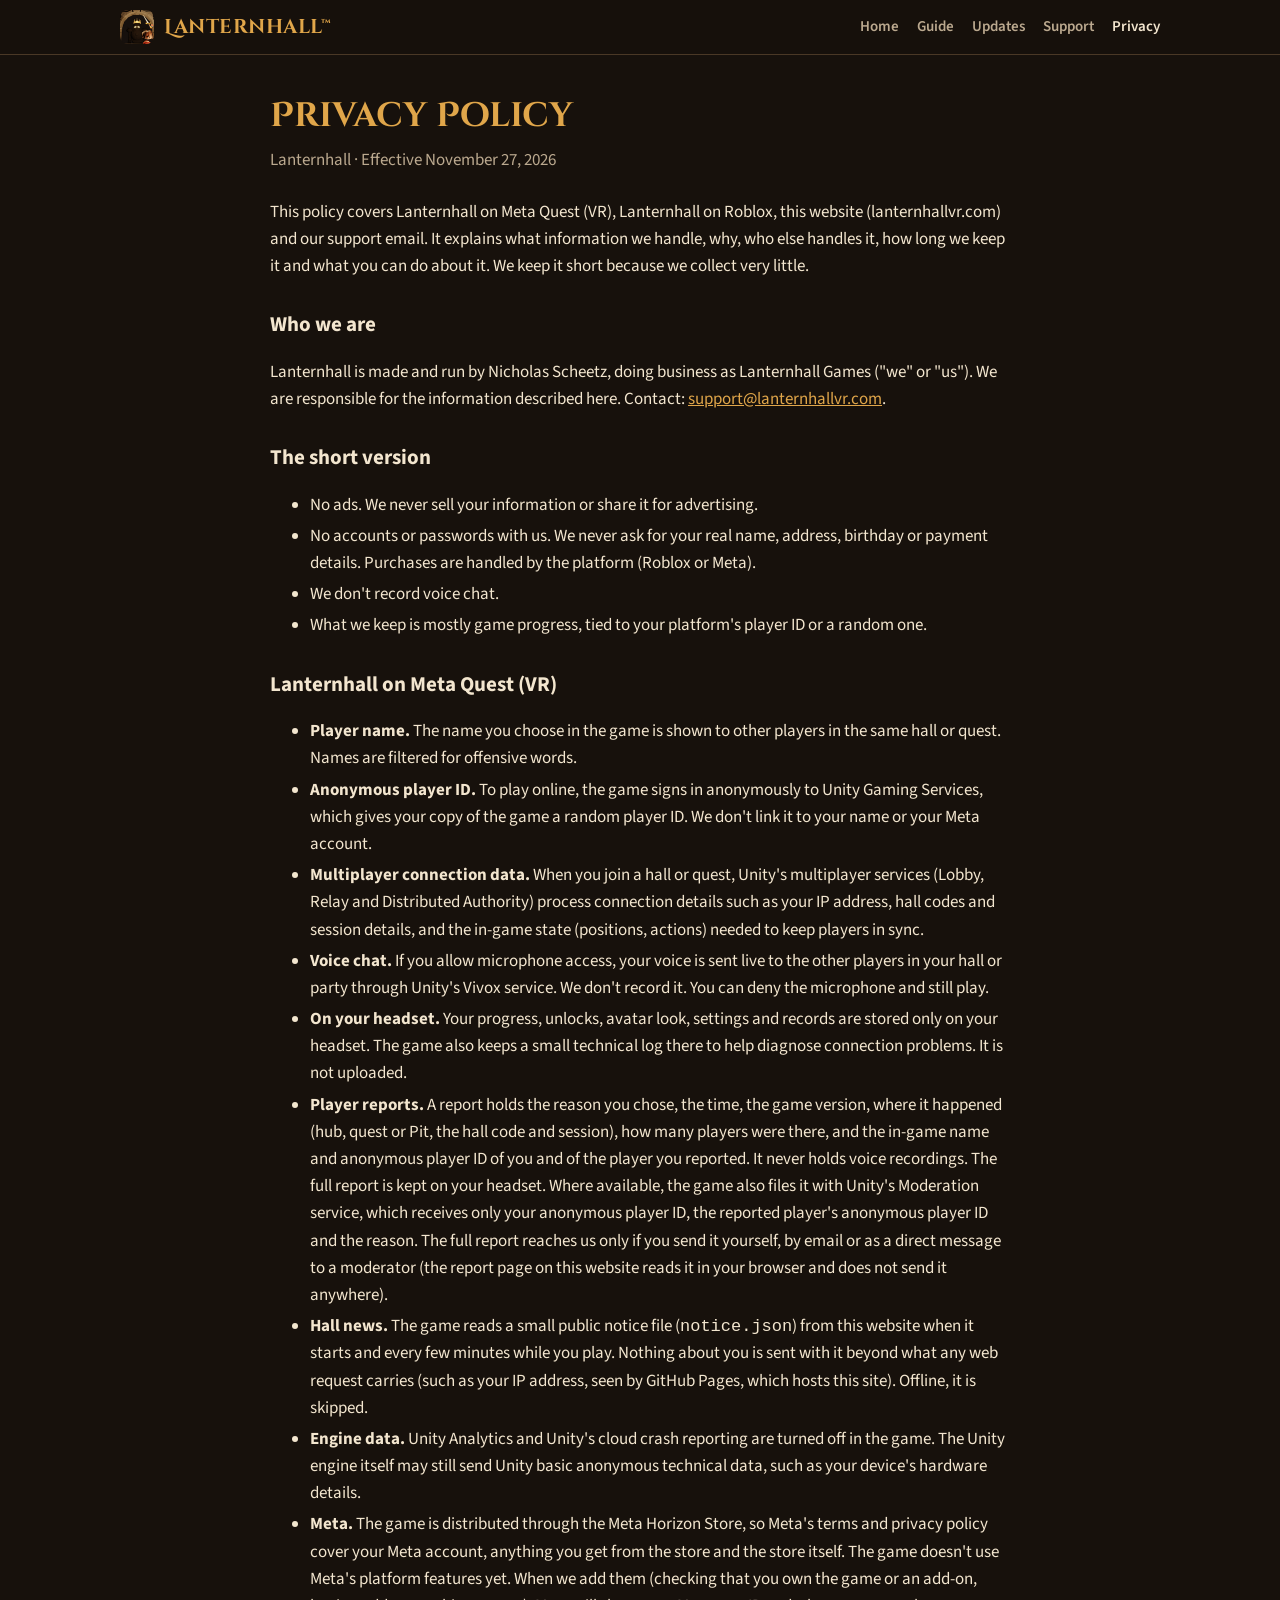
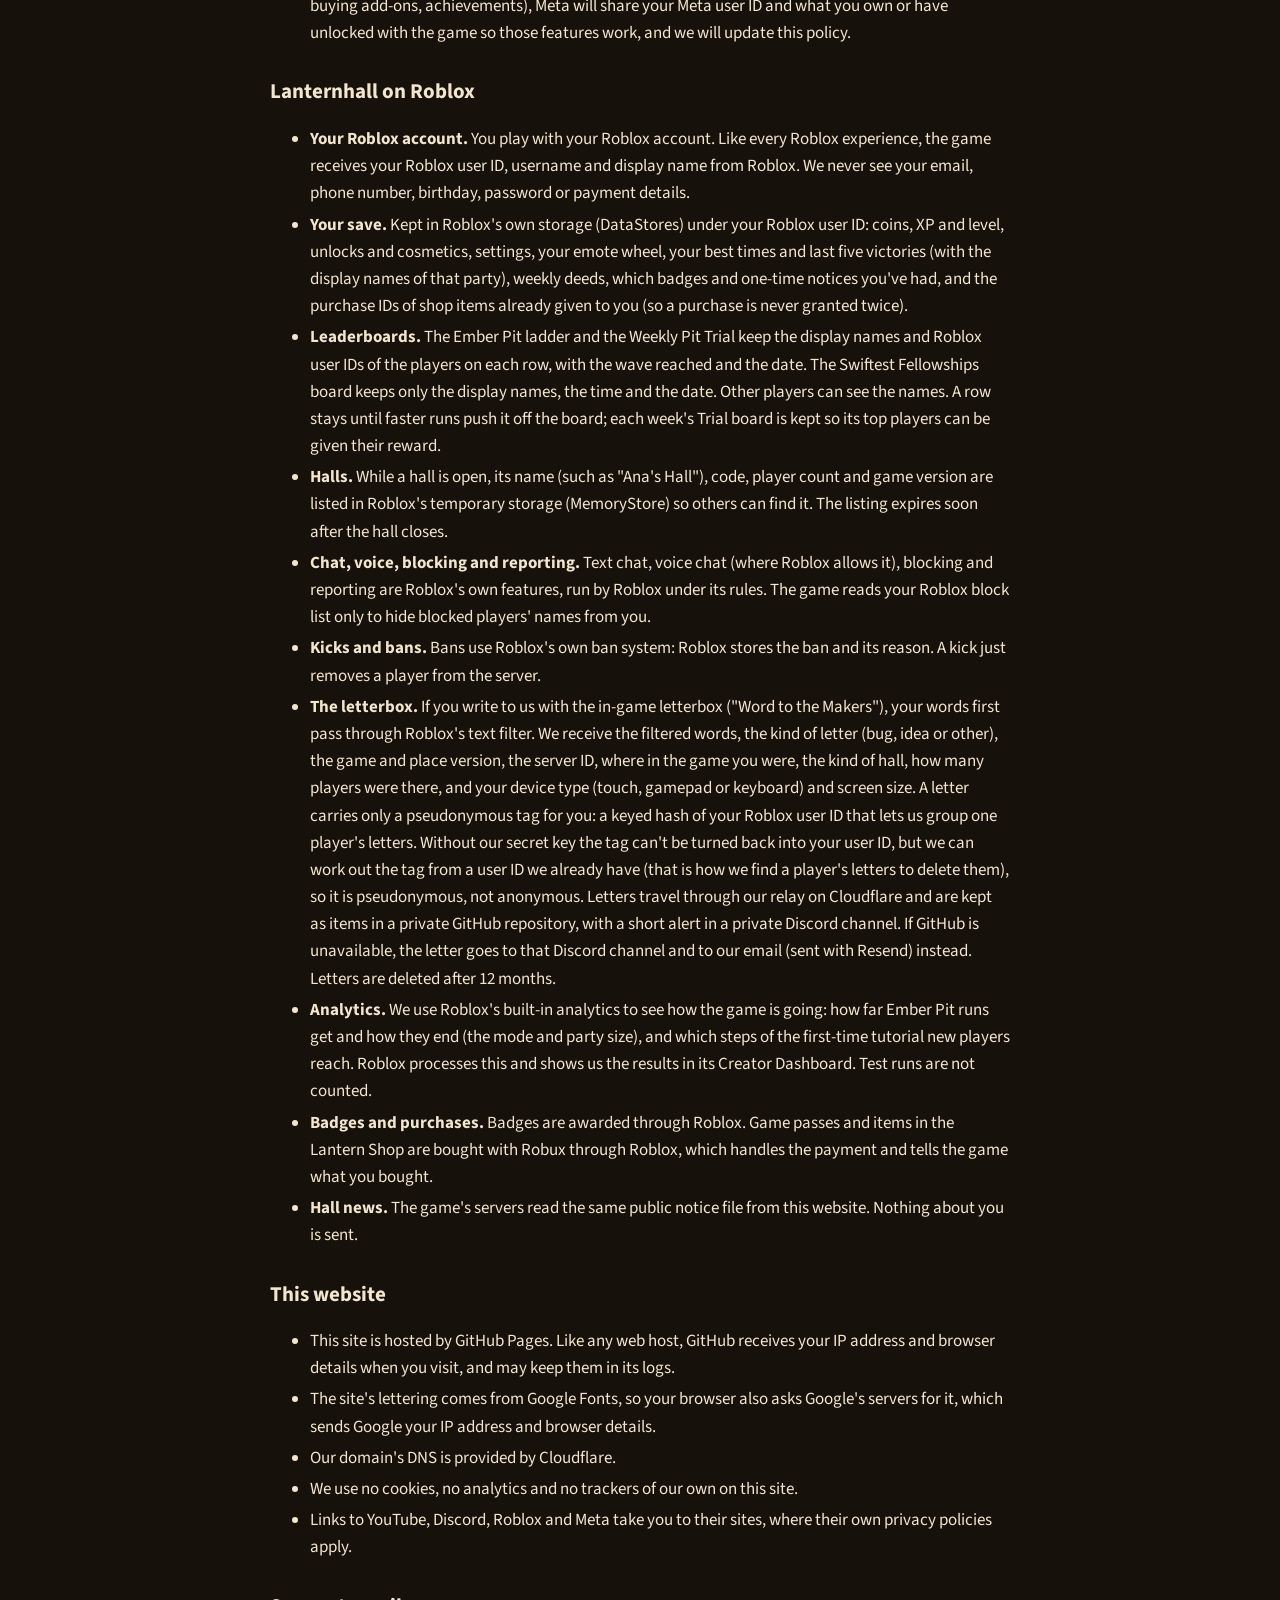
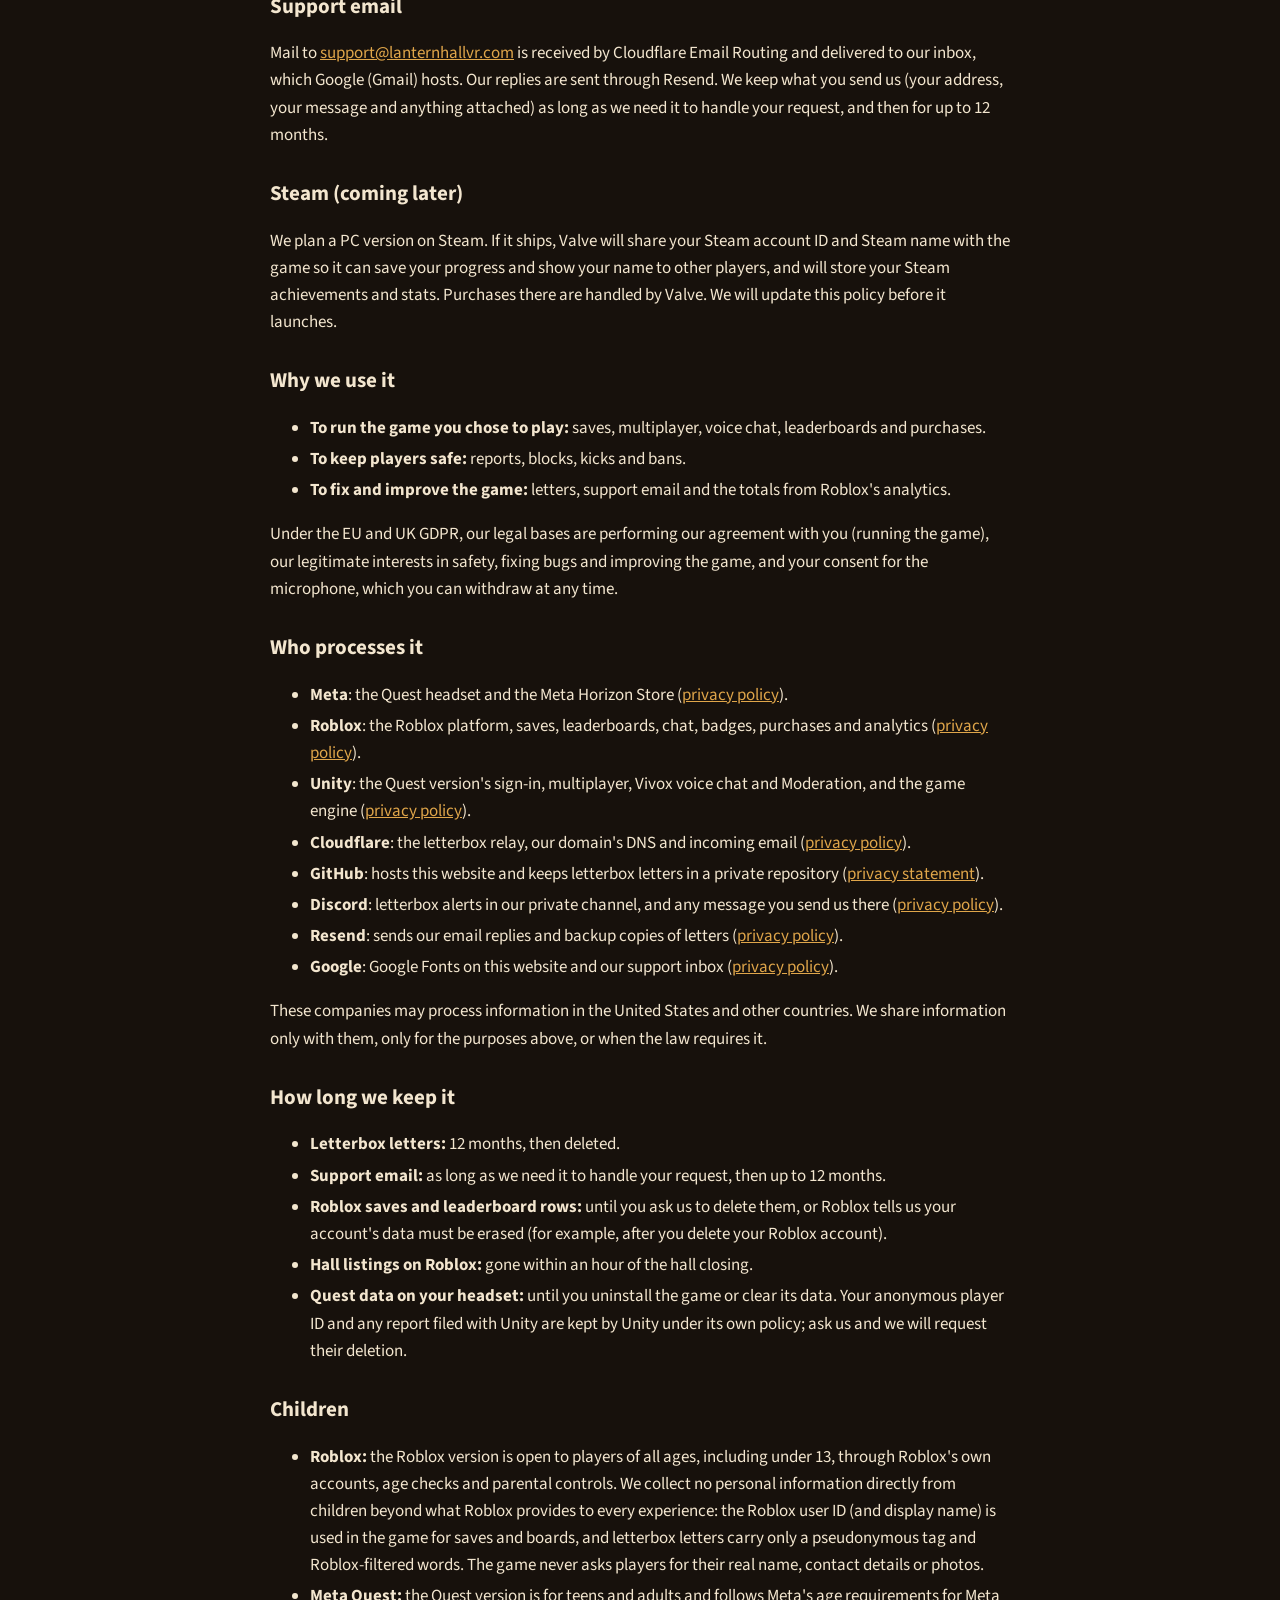
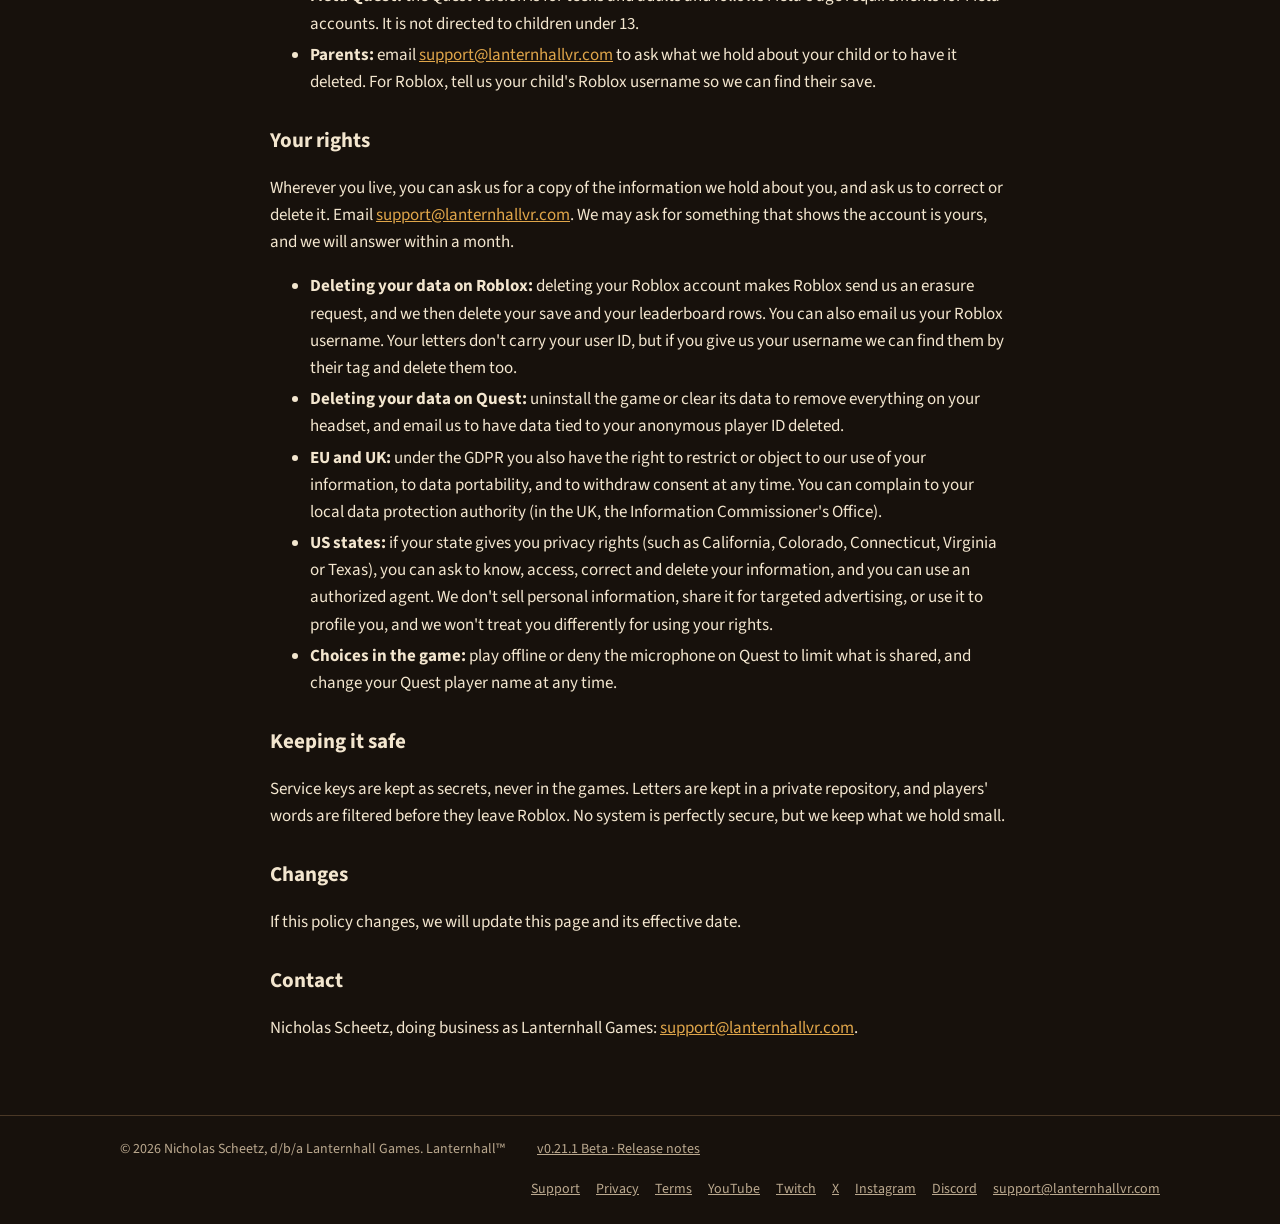
<file: privacy.html>
<!DOCTYPE html>
<!-- Draft reviewed by Claude, pending attorney review. -->
<html lang="en"><head><meta charset="utf-8">
<meta name="viewport" content="width=device-width, initial-scale=1">
<title>Privacy Policy: Lanternhall</title>
<meta name="description" content="How Lanternhall handles your information, on Meta Quest, on Roblox and on this website.">
<meta property="og:title" content="Privacy Policy: Lanternhall">
<meta property="og:description" content="How Lanternhall handles your information, on Meta Quest, on Roblox and on this website.">
<meta property="og:image" content="https://lanternhallvr.com/assets/hero.jpg">
<meta name="theme-color" content="#17110c">
<link rel="icon" href="assets/favicon.png">
<link rel="apple-touch-icon" href="assets/apple-touch-icon.png">
<link rel="preconnect" href="https://fonts.googleapis.com"><link rel="preconnect" href="https://fonts.gstatic.com" crossorigin><link href="https://fonts.googleapis.com/css2?family=Cinzel+Decorative:wght@700&family=Source+Sans+3:wght@400;600;700&display=swap" rel="stylesheet">
<link rel="stylesheet" href="style.css">
</head><body>
<header class="nav"><div class="nav-in">
<a class="brand" href="index.html"><img src="assets/favicon.png" alt="">Lanternhall&trade;</a>
<nav class="nav-links"><a href="index.html">Home</a><a href="guide.html">Guide</a><a href="updates.html">Updates</a><a href="support.html">Support</a><a href="privacy.html" aria-current="page">Privacy</a></nav>
</div></header>

<main class="doc">
<h1>Privacy Policy</h1>
<p class="meta">Lanternhall &middot; Effective November 27, 2026</p>

<p>This policy covers Lanternhall on Meta Quest (VR), Lanternhall on Roblox, this website (lanternhallvr.com) and our support
email. It explains what information we handle, why, who else handles it, how long we keep it and what you can do about it.
We keep it short because we collect very little.</p>

<h2>Who we are</h2>
<p>Lanternhall is made and run by Nicholas Scheetz, doing business as Lanternhall Games ("we" or "us"). We are responsible
for the information described here. Contact: <a href="mailto:support@lanternhallvr.com">support@lanternhallvr.com</a>.</p>

<h2>The short version</h2>
<ul>
<li>No ads. We never sell your information or share it for advertising.</li>
<li>No accounts or passwords with us. We never ask for your real name, address, birthday or payment details.
Purchases are handled by the platform (Roblox or Meta).</li>
<li>We don't record voice chat.</li>
<li>What we keep is mostly game progress, tied to your platform's player ID or a random one.</li>
</ul>

<h2>Lanternhall on Meta Quest (VR)</h2>
<ul>
<li><b>Player name.</b> The name you choose in the game is shown to other players in the same hall or quest.
Names are filtered for offensive words.</li>
<li><b>Anonymous player ID.</b> To play online, the game signs in anonymously to Unity Gaming Services, which gives your
copy of the game a random player ID. We don't link it to your name or your Meta account.</li>
<li><b>Multiplayer connection data.</b> When you join a hall or quest, Unity's multiplayer services (Lobby, Relay and
Distributed Authority) process connection details such as your IP address, hall codes and session details, and the in-game
state (positions, actions) needed to keep players in sync.</li>
<li><b>Voice chat.</b> If you allow microphone access, your voice is sent live to the other players in your hall or party
through Unity's Vivox service. We don't record it. You can deny the microphone and still play.</li>
<li><b>On your headset.</b> Your progress, unlocks, avatar look, settings and records are stored only on your headset.
The game also keeps a small technical log there to help diagnose connection problems. It is not uploaded.</li>
<li><b>Player reports.</b> A report holds the reason you chose, the time, the game version, where it happened (hub, quest or
Pit, the hall code and session), how many players were there, and the in-game name and anonymous player ID of you and of the
player you reported. It never holds voice recordings. The full report is kept on your headset. Where available, the game also
files it with Unity's Moderation service, which receives only your anonymous player ID, the reported player's anonymous player
ID and the reason. The full report reaches us only if you send it yourself, by email or as a direct message to a moderator
(the report page on this website reads it in your browser and does not send it anywhere).</li>
<li><b>Hall news.</b> The game reads a small public notice file (<code>notice.json</code>) from this website when it starts and
every few minutes while you play. Nothing about you is sent with it beyond what any web request carries (such as your IP
address, seen by GitHub Pages, which hosts this site). Offline, it is skipped.</li>
<li><b>Engine data.</b> Unity Analytics and Unity's cloud crash reporting are turned off in the game. The Unity engine itself
may still send Unity basic anonymous technical data, such as your device's hardware details.</li>
<li><b>Meta.</b> The game is distributed through the Meta Horizon Store, so Meta's terms and privacy policy cover your Meta account,
anything you get from the store and the store itself. The game doesn't use Meta's platform features yet. When we add them (checking that you own the
game or an add-on, buying add-ons, achievements), Meta will share your Meta user ID and what you own or have unlocked with the
game so those features work, and we will update this policy.</li>
</ul>

<h2>Lanternhall on Roblox</h2>
<ul>
<li><b>Your Roblox account.</b> You play with your Roblox account. Like every Roblox experience, the game receives your Roblox
user ID, username and display name from Roblox. We never see your email, phone number, birthday, password or payment details.</li>
<li><b>Your save.</b> Kept in Roblox's own storage (DataStores) under your Roblox user ID: coins, XP and level, unlocks and
cosmetics, settings, your emote wheel, your best times and last five victories (with the display names of that party), weekly
deeds, which badges and one-time notices you've had, and the purchase IDs of shop items already given to you (so a purchase
is never granted twice).</li>
<li><b>Leaderboards.</b> The Ember Pit ladder and the Weekly Pit Trial keep the display names and Roblox user IDs of the players
on each row, with the wave reached and the date. The Swiftest Fellowships board keeps only the display names, the time and the date. Other players can see
the names. A row stays until faster runs push it off the board; each week's Trial board is kept so its top players can be given
their reward.</li>
<li><b>Halls.</b> While a hall is open, its name (such as "Ana's Hall"), code, player count and game version are listed in
Roblox's temporary storage (MemoryStore) so others can find it. The listing expires soon after the hall closes.</li>
<li><b>Chat, voice, blocking and reporting.</b> Text chat, voice chat (where Roblox allows it), blocking and reporting are
Roblox's own features, run by Roblox under its rules. The game reads your Roblox block list only to hide blocked players'
names from you.</li>
<li><b>Kicks and bans.</b> Bans use Roblox's own ban system: Roblox stores the ban and its reason. A kick just removes a player
from the server.</li>
<li><b>The letterbox.</b> If you write to us with the in-game letterbox ("Word to the Makers"), your words first pass through
Roblox's text filter. We receive the filtered words, the kind of letter (bug, idea or other), the game and place version, the
server ID, where in the game you were, the kind of hall, how many players were there, and your device type (touch, gamepad or
keyboard) and screen size. A letter carries only a pseudonymous tag for you: a keyed hash of your Roblox user ID that lets us
group one player's letters. Without our secret key the tag can't be turned back into your user ID, but we can work out the tag
from a user ID we already have (that is how we find a player's letters to delete them), so it is pseudonymous, not anonymous. Letters travel through our relay on
Cloudflare and are kept as items in a private GitHub repository, with a short alert in a private Discord channel. If GitHub is
unavailable, the letter goes to that Discord channel and to our email (sent with Resend) instead. Letters are deleted after
12 months.</li>
<li><b>Analytics.</b> We use Roblox's built-in analytics to see how the game is going: how far Ember Pit runs get and how they
end (the mode and party size), and which steps of the first-time tutorial new players reach. Roblox processes this and shows us
the results in its Creator Dashboard. Test runs are not counted.</li>
<li><b>Badges and purchases.</b> Badges are awarded through Roblox. Game passes and items in the Lantern Shop are bought with
Robux through Roblox, which handles the payment and tells the game what you bought.</li>
<li><b>Hall news.</b> The game's servers read the same public notice file from this website. Nothing about you is sent.</li>
</ul>

<h2>This website</h2>
<ul>
<li>This site is hosted by GitHub Pages. Like any web host, GitHub receives your IP address and browser details when you
visit, and may keep them in its logs.</li>
<li>The site's lettering comes from Google Fonts, so your browser also asks Google's servers for it, which sends Google your IP
address and browser details.</li>
<li>Our domain's DNS is provided by Cloudflare.</li>
<li>We use no cookies, no analytics and no trackers of our own on this site.</li>
<li>Links to YouTube, Discord, Roblox and Meta take you to their sites, where their own privacy policies apply.</li>
</ul>

<h2>Support email</h2>
<p>Mail to <a href="mailto:support@lanternhallvr.com">support@lanternhallvr.com</a> is received by Cloudflare Email Routing and delivered to our inbox, which Google
(Gmail) hosts. Our replies are sent through Resend. We keep what you send us (your address, your message and anything attached)
as long as we need it to handle your request, and then for up to 12 months.</p>

<h2>Steam (coming later)</h2>
<p>We plan a PC version on Steam. If it ships, Valve will share your Steam account ID and Steam name with the game so it can
save your progress and show your name to other players, and will store your Steam achievements and stats. Purchases there are
handled by Valve. We will update this policy before it launches.</p>

<h2>Why we use it</h2>
<ul>
<li><b>To run the game you chose to play:</b> saves, multiplayer, voice chat, leaderboards and purchases.</li>
<li><b>To keep players safe:</b> reports, blocks, kicks and bans.</li>
<li><b>To fix and improve the game:</b> letters, support email and the totals from Roblox's analytics.</li>
</ul>
<p>Under the EU and UK GDPR, our legal bases are performing our agreement with you (running the game), our legitimate interests
in safety, fixing bugs and improving the game, and your consent for the microphone, which you can withdraw at any time.</p>

<h2>Who processes it</h2>
<ul>
<li><b>Meta</b>: the Quest headset and the Meta Horizon Store (<a href="https://www.meta.com/legal/privacy-policy/">privacy policy</a>).</li>
<li><b>Roblox</b>: the Roblox platform, saves, leaderboards, chat, badges, purchases and analytics
(<a href="https://www.roblox.com/info/privacy">privacy policy</a>).</li>
<li><b>Unity</b>: the Quest version's sign-in, multiplayer, Vivox voice chat and Moderation, and the game engine
(<a href="https://unity.com/legal/game-player-and-app-user-privacy-policy">privacy policy</a>).</li>
<li><b>Cloudflare</b>: the letterbox relay, our domain's DNS and incoming email (<a href="https://www.cloudflare.com/privacypolicy/">privacy policy</a>).</li>
<li><b>GitHub</b>: hosts this website and keeps letterbox letters in a private repository
(<a href="https://docs.github.com/en/site-policy/privacy-policies/github-general-privacy-statement">privacy statement</a>).</li>
<li><b>Discord</b>: letterbox alerts in our private channel, and any message you send us there (<a href="https://discord.com/privacy">privacy policy</a>).</li>
<li><b>Resend</b>: sends our email replies and backup copies of letters (<a href="https://resend.com/legal/privacy-policy">privacy policy</a>).</li>
<li><b>Google</b>: Google Fonts on this website and our support inbox (<a href="https://policies.google.com/privacy">privacy policy</a>).</li>
</ul>
<p>These companies may process information in the United States and other countries. We share information only with them,
only for the purposes above, or when the law requires it.</p>

<h2>How long we keep it</h2>
<ul>
<li><b>Letterbox letters:</b> 12 months, then deleted.</li>
<li><b>Support email:</b> as long as we need it to handle your request, then up to 12 months.</li>
<li><b>Roblox saves and leaderboard rows:</b> until you ask us to delete them, or Roblox tells us your account's data must be
erased (for example, after you delete your Roblox account).</li>
<li><b>Hall listings on Roblox:</b> gone within an hour of the hall closing.</li>
<li><b>Quest data on your headset:</b> until you uninstall the game or clear its data. Your anonymous player ID and any report
filed with Unity are kept by Unity under its own policy; ask us and we will request their deletion.</li>
</ul>

<h2>Children</h2>
<ul>
<li><b>Roblox:</b> the Roblox version is open to players of all ages, including under 13, through Roblox's own accounts, age
checks and parental controls. We collect no personal information directly from children beyond what Roblox provides to every
experience: the Roblox user ID (and display name) is used in the game for saves and boards, and letterbox letters carry only a
pseudonymous tag and Roblox-filtered words. The game never asks players for their real name, contact details or photos.</li>
<li><b>Meta Quest:</b> the Quest version is for teens and adults and follows Meta's age requirements for Meta accounts. It is
not directed to children under 13.</li>
<li><b>Parents:</b> email <a href="mailto:support@lanternhallvr.com">support@lanternhallvr.com</a> to ask what we hold about your child or to have it deleted. For
Roblox, tell us your child's Roblox username so we can find their save.</li>
</ul>

<h2>Your rights</h2>
<p>Wherever you live, you can ask us for a copy of the information we hold about you, and ask us to correct or delete it. Email
<a href="mailto:support@lanternhallvr.com">support@lanternhallvr.com</a>. We may ask for something that shows the account is yours, and we will answer within a month.</p>
<ul>
<li><b>Deleting your data on Roblox:</b> deleting your Roblox account makes Roblox send us an erasure request, and we then delete
your save and your leaderboard rows. You can also email us your Roblox username. Your letters don't carry your user ID, but if
you give us your username we can find them by their tag and delete them too.</li>
<li><b>Deleting your data on Quest:</b> uninstall the game or clear its data to remove everything on your headset, and email us
to have data tied to your anonymous player ID deleted.</li>
<li><b>EU and UK:</b> under the GDPR you also have the right to restrict or object to our use of your information, to data
portability, and to withdraw consent at any time. You can complain to your local data protection authority (in the UK, the
Information Commissioner's Office).</li>
<li><b>US states:</b> if your state gives you privacy rights (such as California, Colorado, Connecticut, Virginia or Texas), you
can ask to know, access, correct and delete your information, and you can use an authorized agent. We don't sell personal
information, share it for targeted advertising, or use it to profile you, and we won't treat you differently for using your
rights.</li>
<li><b>Choices in the game:</b> play offline or deny the microphone on Quest to limit what is shared, and change your Quest
player name at any time.</li>
</ul>

<h2>Keeping it safe</h2>
<p>Service keys are kept as secrets, never in the games. Letters are kept in a private repository, and players' words are
filtered before they leave Roblox. No system is perfectly secure, but we keep what we hold small.</p>

<h2>Changes</h2>
<p>If this policy changes, we will update this page and its effective date.</p>

<h2>Contact</h2>
<p>Nicholas Scheetz, doing business as Lanternhall Games: <a href="mailto:support@lanternhallvr.com">support@lanternhallvr.com</a>.</p>
</main>
<footer><div class="foot-in">
<span>&copy; 2026 Nicholas Scheetz, d/b/a Lanternhall Games. Lanternhall&trade;</span><a class="ver" href="updates.html">v0.21.1 Beta &middot; Release notes</a>
<nav><a href="support.html">Support</a><a href="privacy.html">Privacy</a><a href="terms.html">Terms</a><a href="https://www.youtube.com/@LanternhallGames" aria-label="Lanternhall on YouTube">YouTube</a><a href="https://www.twitch.tv/lanternhall" aria-label="Lanternhall on Twitch">Twitch</a><a href="https://x.com/lanternhallvr" aria-label="Lanternhall on X">X</a><a href="https://www.instagram.com/lanternhallvr/" aria-label="Lanternhall on Instagram">Instagram</a><a href="https://discord.gg/UpqXYN8GYB" aria-label="Join the Lanternhall Discord">Discord</a><a href="mailto:support@lanternhallvr.com">support@lanternhallvr.com</a></nav>
</div></footer>
</body></html>
</file>
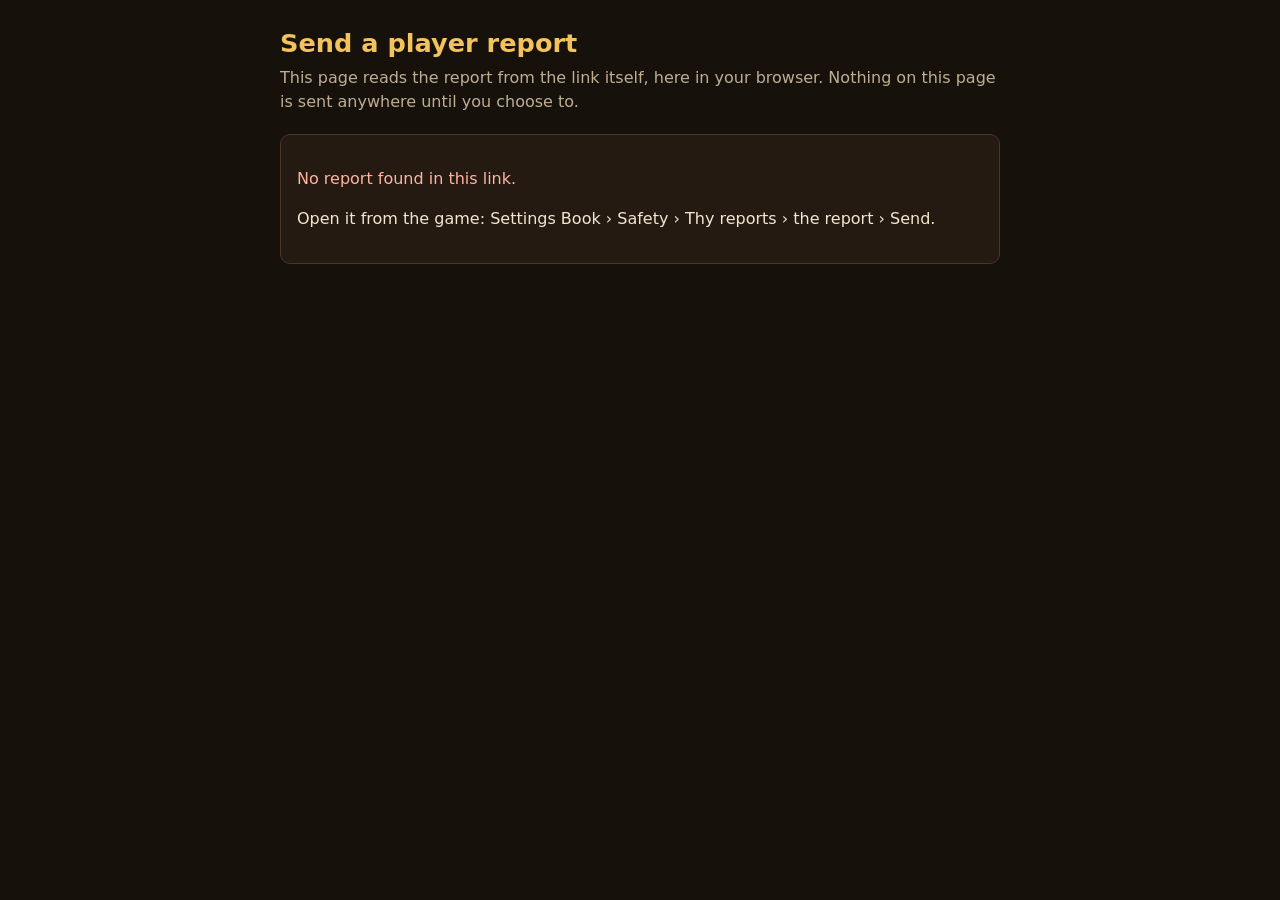
<file: report.html>
<!DOCTYPE html>
<html lang="en"><head><meta charset="utf-8">
<meta name="viewport" content="width=device-width, initial-scale=1">
<meta name="robots" content="noindex">
<meta http-equiv="Content-Security-Policy" content="default-src 'none'; style-src 'unsafe-inline'; script-src 'unsafe-inline'; img-src data:; base-uri 'none'; form-action 'none'">
<meta name="referrer" content="no-referrer">
<link rel="icon" href="data:,">
<title>Send a player report: Lanternhall</title>
<style>
:root{--bg:#17110c;--panel:#241a12;--ink:#f3e6cf;--dim:#bfae93;--gold:#f2c25c;--line:#4a3726}
body{margin:0;background:var(--bg);color:var(--ink);font:16px/1.5 system-ui,-apple-system,"Segoe UI",sans-serif}
main{max-width:720px;margin:0 auto;padding:24px 16px 48px}
h1{color:var(--gold);font-size:1.6rem;margin:0 0 4px}
.meta{color:var(--dim);margin:0 0 20px}
.card{background:var(--panel);border:1px solid var(--line);border-radius:10px;padding:16px;margin:0 0 16px;overflow-wrap:anywhere}
table{border-collapse:collapse;width:100%}
th{color:var(--dim);font-weight:600;text-align:left;vertical-align:top;padding:4px 12px 4px 0;white-space:nowrap}
td{padding:4px 0}
.btns{display:flex;flex-wrap:wrap;gap:10px;margin:8px 0 16px}
button,a.btn{background:var(--gold);color:#1b130c;border:0;border-radius:8px;padding:10px 16px;font:600 1rem system-ui,sans-serif;text-decoration:none;cursor:pointer}
a.btn.ghost{background:transparent;color:var(--gold);border:1px solid var(--gold)}
pre{white-space:pre-wrap;margin:0;color:var(--dim);font-size:.85rem}
.warn{color:#ffb4a0}
</style></head><body><main>
<h1>Send a player report</h1>
<p class="meta">This page reads the report from the link itself, here in your browser. Nothing on this page is sent anywhere until you choose to.</p>
<div id="none" class="card" hidden><p class="warn">No report found in this link.</p>
<p>Open it from the game: Settings Book &rsaquo; Safety &rsaquo; Thy reports &rsaquo; the report &rsaquo; Send.</p></div>
<div id="has" hidden>
<div class="card"><table id="tbl"></table></div>
<div class="btns"><button id="copy" type="button">Copy the report</button><a id="mail" class="btn ghost" href="#">Email it to support@lanternhallvr.com</a></div>
<p id="copied" class="meta" hidden>Copied.</p>
<p>Or send it to a moderator as a Discord direct message. Never post reports in public channels.</p>
<div class="card"><pre id="raw"></pre></div>
</div>
<script>
(function(){
  var MAIL="support@lanternhallvr.com";
  function b64url(s){s=s.replace(/-/g,"+").replace(/_/g,"/");while(s.length%4)s+="=";var bin=atob(s),bytes=new Uint8Array(bin.length);
    for(var i=0;i<bin.length;i++)bytes[i]=bin.charCodeAt(i);return new TextDecoder("utf-8").decode(bytes);}
  var h=location.hash.replace(/^#/,""),rec=null;
  if(h.indexOf("r1.")===0){try{rec=JSON.parse(b64url(h.substring(3)));}catch(e){rec=null;}}
  if(!rec||typeof rec!=="object"){document.getElementById("none").hidden=false;return;}
  var WHY={1:"Hurtful words or voice",2:"Spoiling the play",3:"Unfit name or look",4:"Something else"};
  var who=rec.who||{},by=rec.by||{};
  var rows=[["Report",rec.c],["When (UTC)",rec.t],["Build",rec.b],["Why",WHY[rec.why]||rec.why],["Where",[rec.where,rec.scene,rec.area].filter(Boolean).join(" \u00b7 ")],
    ["Hall code",rec.hall],["Session",rec.sid],["Bearers present",rec.n],
    ["Reported",[who.name,who.raw&&who.raw!==who.name?"(typed: "+who.raw+")":"",who.tag?"tag "+who.tag:""].filter(Boolean).join(" ")],["Reported id",who.id],
    ["By",[by.name,by.tag?"tag "+by.tag:""].filter(Boolean).join(" ")],["By id",by.id]];
  var shown=rows.filter(function(r){return r[1]!==undefined&&r[1]!==null&&r[1]!=="";});
  var tbl=document.getElementById("tbl");
  shown.forEach(function(r){var tr=document.createElement("tr"),th=document.createElement("th"),td=document.createElement("td");
    th.textContent=r[0];td.textContent=String(r[1]);tr.appendChild(th);tr.appendChild(td);tbl.appendChild(tr);});
  var text="Lanternhall player report\n\n"+shown.map(function(r){return r[0]+": "+r[1];}).join("\n")+"\n\n(raw) "+JSON.stringify(rec);
  document.getElementById("raw").textContent=JSON.stringify(rec,null,1);
  var code=rec.c||"LH-??????";
  document.getElementById("mail").href="mailto:"+MAIL+"?subject="+encodeURIComponent("Player report "+code)+"&body="+encodeURIComponent(text+"\n\nAnything to add:\n");
  document.getElementById("copy").onclick=function(){
    function done(){document.getElementById("copied").hidden=false;}
    function fallback(){var ta=document.createElement("textarea");ta.value=text;document.body.appendChild(ta);ta.select();try{document.execCommand("copy");done();}catch(e){}document.body.removeChild(ta);}
    if(navigator.clipboard&&navigator.clipboard.writeText){navigator.clipboard.writeText(text).then(done,fallback);}else fallback();
  };
  document.getElementById("has").hidden=false;
})();
</script>
</main></body></html>
</file>
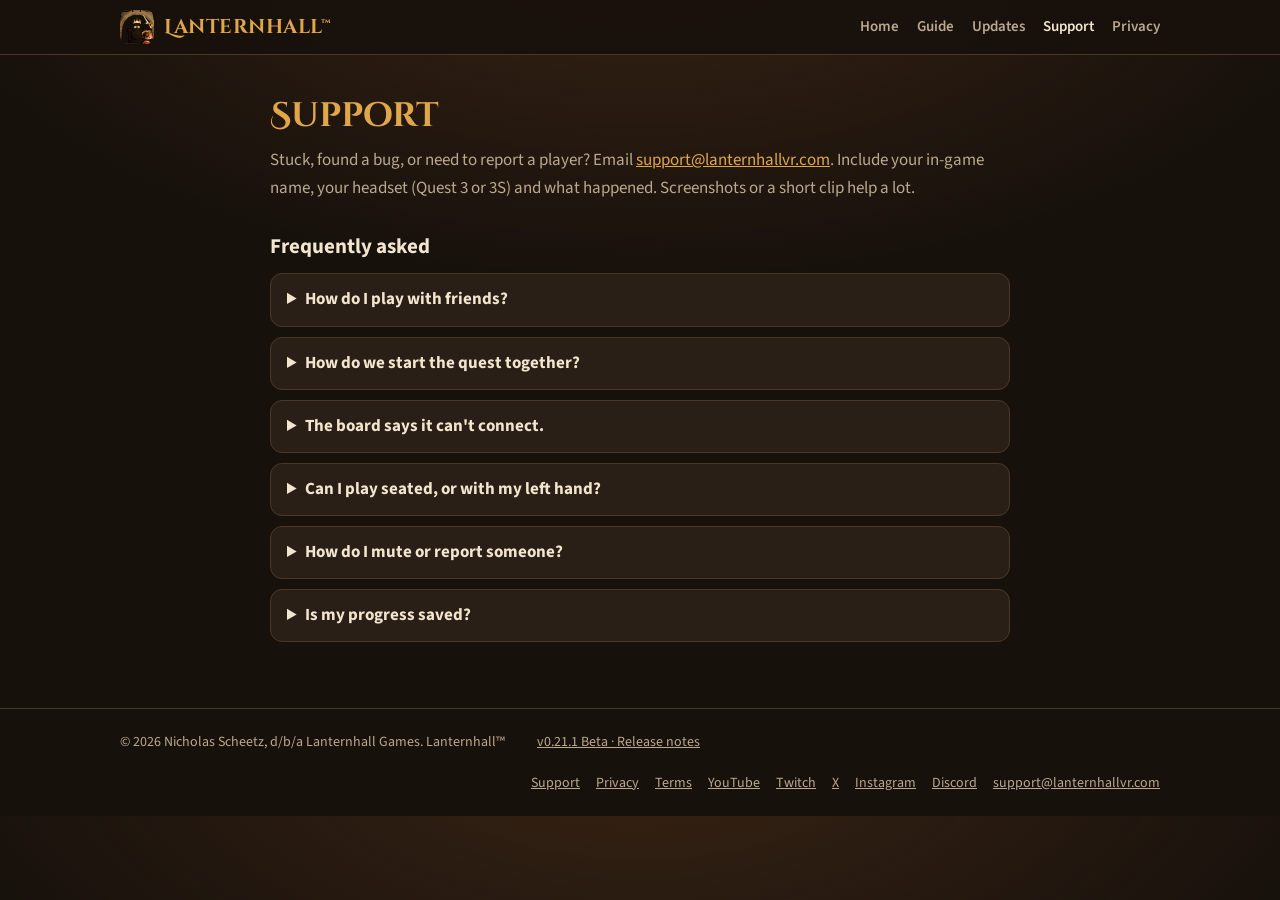
<file: support.html>
<!DOCTYPE html>
<html lang="en"><head><meta charset="utf-8">
<meta name="viewport" content="width=device-width, initial-scale=1">
<title>Support: Lanternhall</title>
<meta name="description" content="Help, FAQ and contact for Lanternhall.">
<meta property="og:title" content="Support: Lanternhall">
<meta property="og:description" content="Help, FAQ and contact for Lanternhall.">
<meta property="og:image" content="https://lanternhallvr.com/assets/hero.jpg">
<meta name="theme-color" content="#17110c">
<link rel="icon" href="assets/favicon.png">
<link rel="apple-touch-icon" href="assets/apple-touch-icon.png">
<link rel="preconnect" href="https://fonts.googleapis.com"><link rel="preconnect" href="https://fonts.gstatic.com" crossorigin><link href="https://fonts.googleapis.com/css2?family=Cinzel+Decorative:wght@700&family=Source+Sans+3:wght@400;600;700&display=swap" rel="stylesheet">
<link rel="stylesheet" href="style.css">
</head><body>
<header class="nav"><div class="nav-in">
<a class="brand" href="index.html"><img src="assets/favicon.png" alt="">Lanternhall&trade;</a>
<nav class="nav-links"><a href="index.html">Home</a><a href="guide.html">Guide</a><a href="updates.html">Updates</a><a href="support.html" aria-current="page">Support</a><a href="privacy.html">Privacy</a></nav>
</div></header>

<main class="doc">
<h1>Support</h1>
<p class="meta">Stuck, found a bug, or need to report a player? Email <a href="mailto:support@lanternhallvr.com">support@lanternhallvr.com</a>.
Include your in-game name, your headset (Quest 3 or 3S) and what happened. Screenshots or a short clip help a lot.</p>

<h2>Frequently asked</h2>
<details><summary>How do I play with friends?</summary>
<p>At the Fellowship Board in Lanternhall, choose <b>Private Hall</b>. Your hall gets a six-rune code. Friends choose
<b>Join by Code</b> and enter it. Or everyone presses <b>Quick Play</b> to join an open hall. The same menu is on your wrist.</p></details>
<details><summary>How do we start the quest together?</summary>
<p>Walk to the Cinderkeep gate and stand on the gate stone together. Up to four of you go in as a party, into your own quest room,
and you come back to Lanternhall together afterwards.</p></details>
<details><summary>The board says it can't connect.</summary>
<p>Check that your headset is online, then press <b>Sign in again</b> on the network page of your wrist menu. The board's corner
shows the reason if it still fails. Please include that message if you email us.</p></details>
<details><summary>Can I play seated, or with my left hand?</summary>
<p>Yes. Open your wrist menu, go to <b>Comfort</b>, and choose standing or seated, snap or smooth turning, and your sword hand.
<b>Redo Setup</b> on the same page walks you through the first-time setup again.</p></details>
<details><summary>How do I mute or report someone?</summary>
<p>Open your wrist menu's <b>Fellowship</b> tab (or poke a name on the Fellowship Board) and poke the player. Their card has
<b>Mute</b> (you stop hearing them, only for you), <b>Block</b> (their voice, emotes and name are hidden from you, and you won't
be matched into their halls), <b>Report</b> and, if you are the hall's host, <b>Show the Door</b> (they leave and can't come back
to that hall for 15 minutes). Nobody is told that you muted or blocked them.</p>
<p>A report is kept on your headset and, where available, sent to us at once. You can also send it yourself from the
Settings Book's <b>Safety</b> page: it opens a page that lets you copy it or email it to <a href="mailto:support@lanternhallvr.com">support@lanternhallvr.com</a>.
Please don't post reports in public channels. Meta's own reporting tools on your headset work too.</p></details>
<details><summary>Is my progress saved?</summary>
<p>Your level, unlocks and settings are saved on your headset. Uninstalling the game or clearing its data removes them.</p></details>
</main>
<footer><div class="foot-in">
<span>&copy; 2026 Nicholas Scheetz, d/b/a Lanternhall Games. Lanternhall&trade;</span><a class="ver" href="updates.html">v0.21.1 Beta &middot; Release notes</a>
<nav><a href="support.html">Support</a><a href="privacy.html">Privacy</a><a href="terms.html">Terms</a><a href="https://www.youtube.com/@LanternhallGames" aria-label="Lanternhall on YouTube">YouTube</a><a href="https://www.twitch.tv/lanternhall" aria-label="Lanternhall on Twitch">Twitch</a><a href="https://x.com/lanternhallvr" aria-label="Lanternhall on X">X</a><a href="https://www.instagram.com/lanternhallvr/" aria-label="Lanternhall on Instagram">Instagram</a><a href="https://discord.gg/UpqXYN8GYB" aria-label="Join the Lanternhall Discord">Discord</a><a href="mailto:support@lanternhallvr.com">support@lanternhallvr.com</a></nav>
</div></footer>
</body></html>
</file>
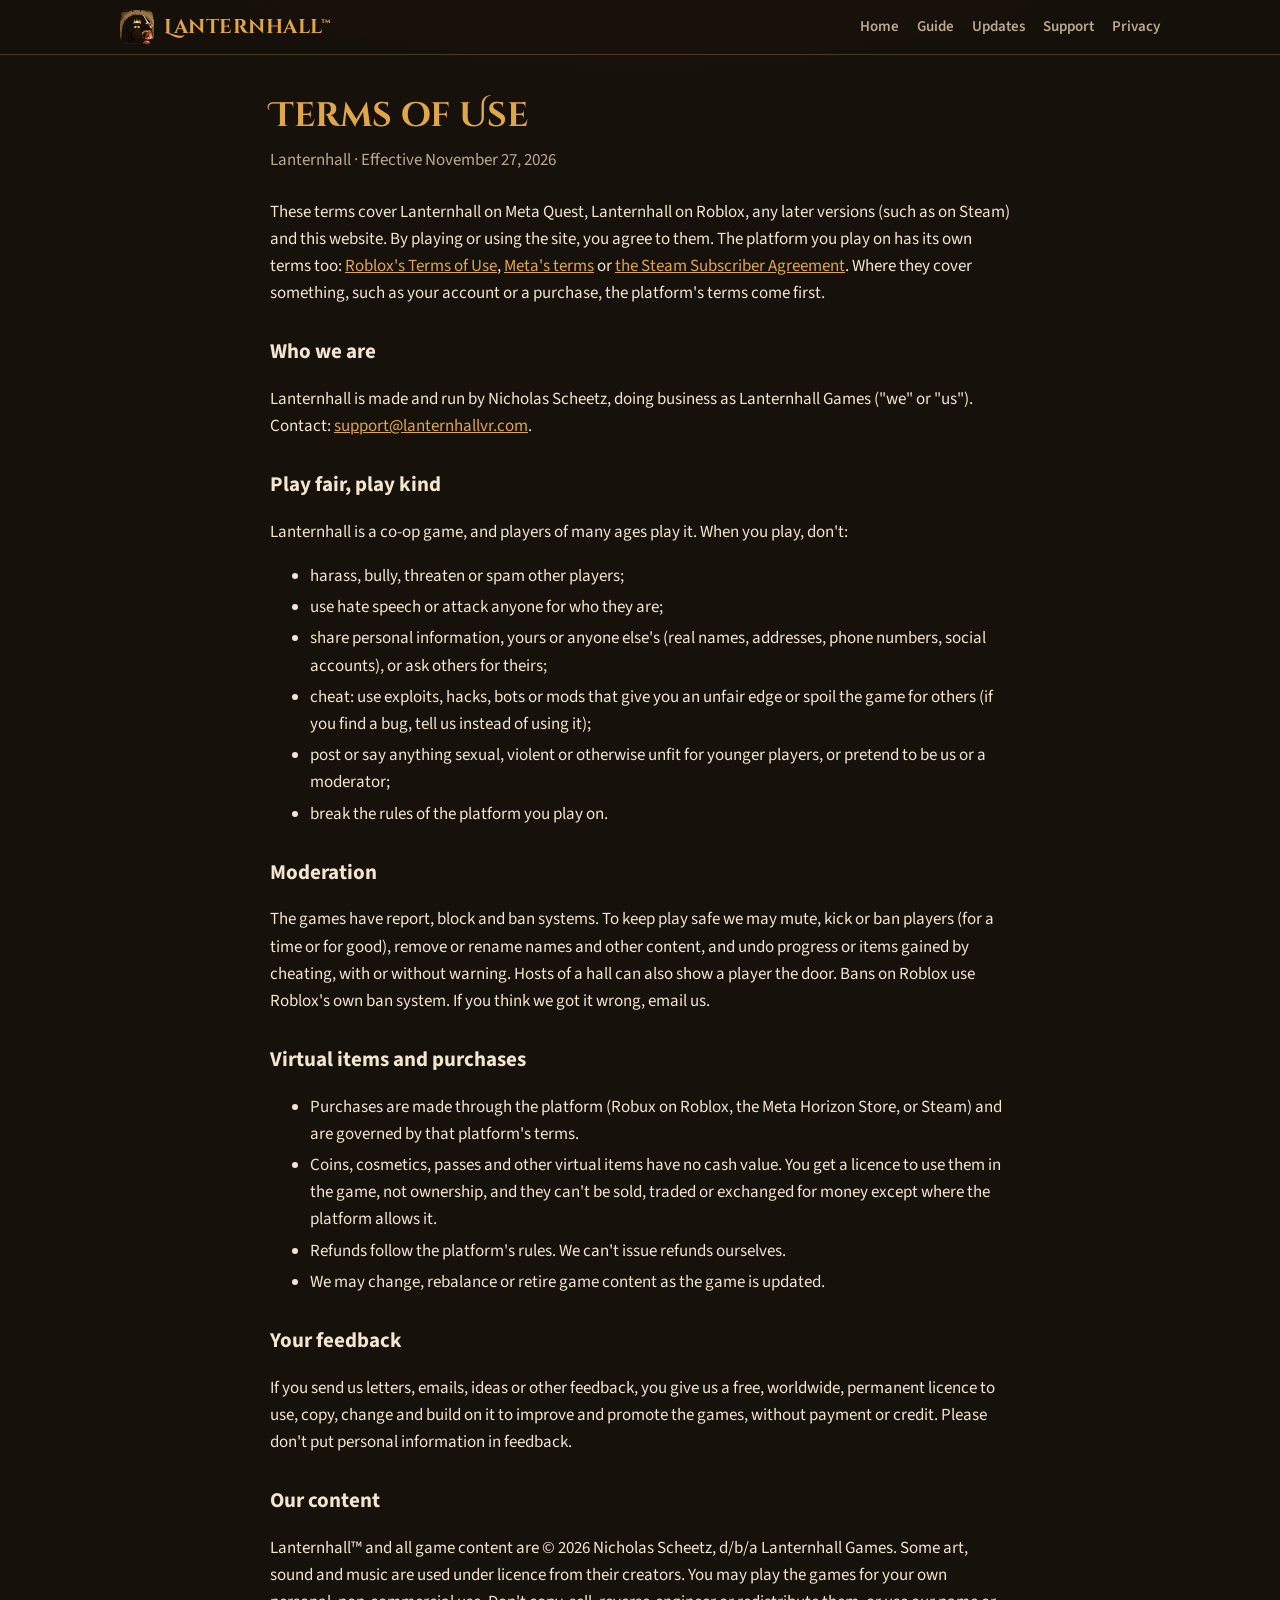
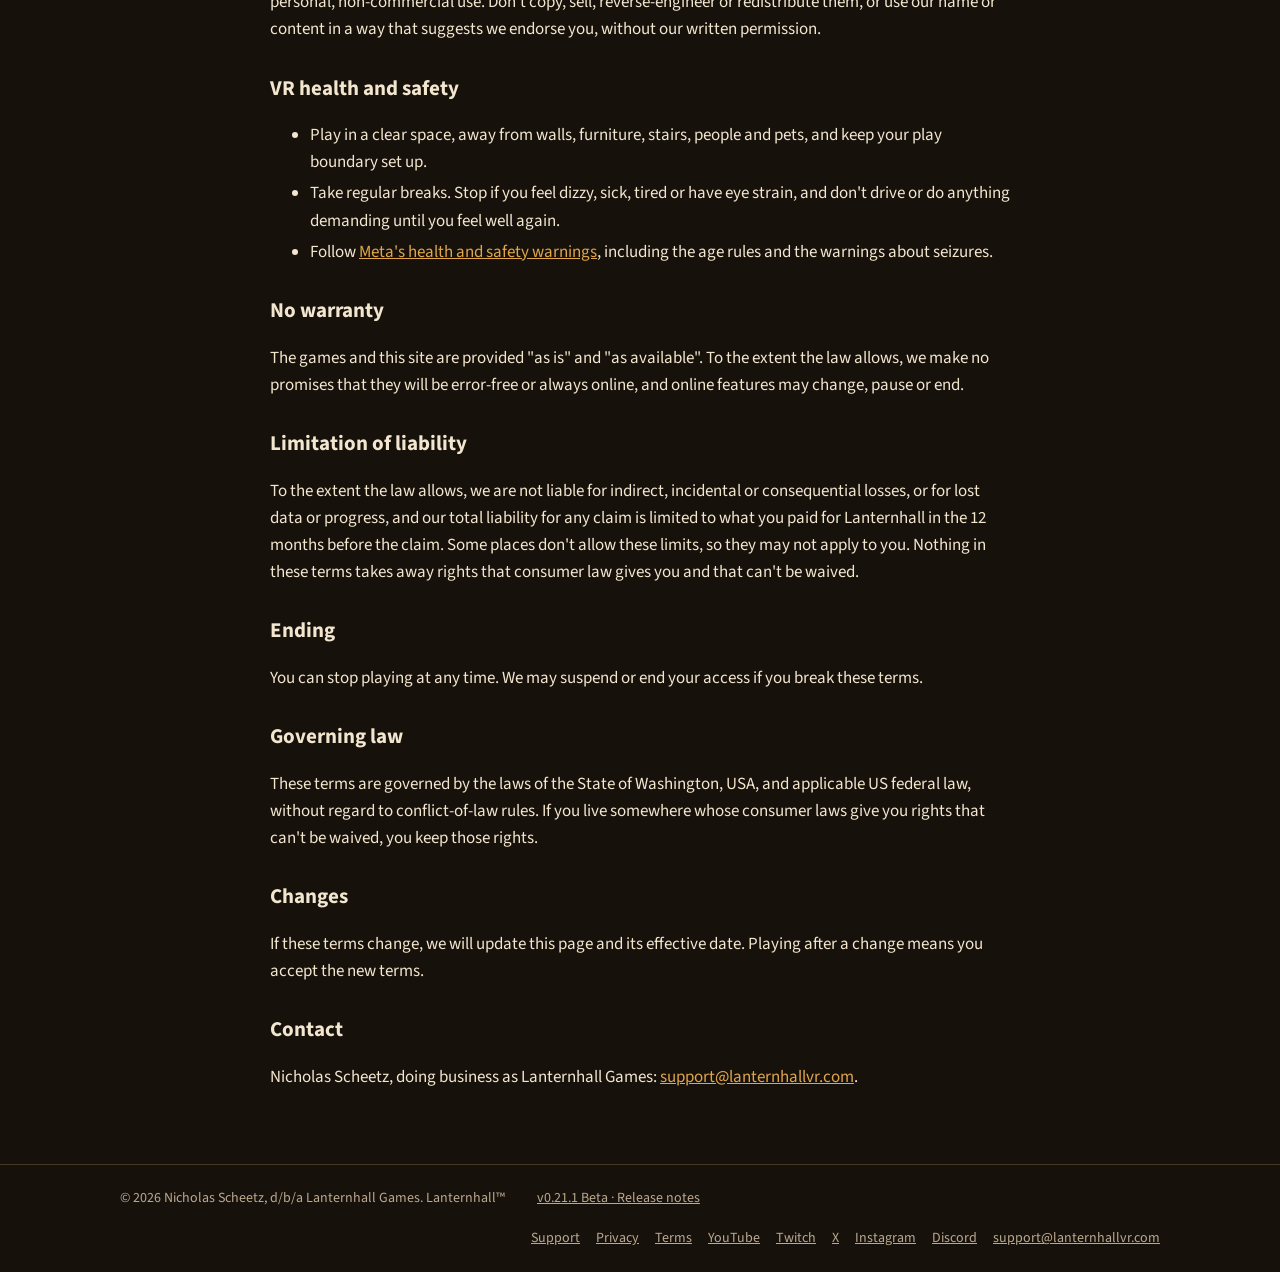
<file: terms.html>
<!DOCTYPE html>
<!-- Draft reviewed by Claude, pending attorney review. -->
<html lang="en"><head><meta charset="utf-8">
<meta name="viewport" content="width=device-width, initial-scale=1">
<title>Terms of Use: Lanternhall</title>
<meta name="description" content="The rules for playing Lanternhall and using this website.">
<meta property="og:title" content="Terms of Use: Lanternhall">
<meta property="og:description" content="The rules for playing Lanternhall and using this website.">
<meta property="og:image" content="https://lanternhallvr.com/assets/hero.jpg">
<meta name="theme-color" content="#17110c">
<link rel="icon" href="assets/favicon.png">
<link rel="apple-touch-icon" href="assets/apple-touch-icon.png">
<link rel="preconnect" href="https://fonts.googleapis.com"><link rel="preconnect" href="https://fonts.gstatic.com" crossorigin><link href="https://fonts.googleapis.com/css2?family=Cinzel+Decorative:wght@700&family=Source+Sans+3:wght@400;600;700&display=swap" rel="stylesheet">
<link rel="stylesheet" href="style.css">
</head><body>
<header class="nav"><div class="nav-in">
<a class="brand" href="index.html"><img src="assets/favicon.png" alt="">Lanternhall&trade;</a>
<nav class="nav-links"><a href="index.html">Home</a><a href="guide.html">Guide</a><a href="updates.html">Updates</a><a href="support.html">Support</a><a href="privacy.html">Privacy</a></nav>
</div></header>

<main class="doc">
<h1>Terms of Use</h1>
<p class="meta">Lanternhall &middot; Effective November 27, 2026</p>

<p>These terms cover Lanternhall on Meta Quest, Lanternhall on Roblox, any later versions (such as on Steam) and this website.
By playing or using the site, you agree to them. The platform you play on has its own terms too:
<a href="https://www.roblox.com/info/terms">Roblox's Terms of Use</a>, <a href="https://www.meta.com/legal/supplemental-terms-of-service/">Meta's terms</a>
or <a href="https://store.steampowered.com/subscriber_agreement/">the Steam Subscriber Agreement</a>. Where they cover something,
such as your account or a purchase, the platform's terms come first.</p>

<h2>Who we are</h2>
<p>Lanternhall is made and run by Nicholas Scheetz, doing business as Lanternhall Games ("we" or "us"). Contact:
<a href="mailto:support@lanternhallvr.com">support@lanternhallvr.com</a>.</p>

<h2>Play fair, play kind</h2>
<p>Lanternhall is a co-op game, and players of many ages play it. When you play, don't:</p>
<ul>
<li>harass, bully, threaten or spam other players;</li>
<li>use hate speech or attack anyone for who they are;</li>
<li>share personal information, yours or anyone else's (real names, addresses, phone numbers, social accounts), or ask others
for theirs;</li>
<li>cheat: use exploits, hacks, bots or mods that give you an unfair edge or spoil the game for others (if you find a bug, tell
us instead of using it);</li>
<li>post or say anything sexual, violent or otherwise unfit for younger players, or pretend to be us or a moderator;</li>
<li>break the rules of the platform you play on.</li>
</ul>

<h2>Moderation</h2>
<p>The games have report, block and ban systems. To keep play safe we may mute, kick or ban players (for a time or for good),
remove or rename names and other content, and undo progress or items gained by cheating, with or without warning. Hosts of a
hall can also show a player the door. Bans on Roblox use Roblox's own ban system. If you think we got it wrong, email us.</p>

<h2>Virtual items and purchases</h2>
<ul>
<li>Purchases are made through the platform (Robux on Roblox, the Meta Horizon Store, or Steam) and are governed by that
platform's terms.</li>
<li>Coins, cosmetics, passes and other virtual items have no cash value. You get a licence to use them in the game, not
ownership, and they can't be sold, traded or exchanged for money except where the platform allows it.</li>
<li>Refunds follow the platform's rules. We can't issue refunds ourselves.</li>
<li>We may change, rebalance or retire game content as the game is updated.</li>
</ul>

<h2>Your feedback</h2>
<p>If you send us letters, emails, ideas or other feedback, you give us a free, worldwide, permanent licence to use, copy,
change and build on it to improve and promote the games, without payment or credit. Please don't put personal information in
feedback.</p>

<h2>Our content</h2>
<p>Lanternhall&trade; and all game content are &copy; 2026 Nicholas Scheetz, d/b/a Lanternhall Games. Some art, sound and music
are used under licence from their creators. You may play the games for your own personal, non-commercial use. Don't copy, sell,
reverse-engineer or redistribute them, or use our name or content in a way that suggests we endorse you, without our written
permission.</p>

<h2>VR health and safety</h2>
<ul>
<li>Play in a clear space, away from walls, furniture, stairs, people and pets, and keep your play boundary set up.</li>
<li>Take regular breaks. Stop if you feel dizzy, sick, tired or have eye strain, and don't drive or do anything demanding until
you feel well again.</li>
<li>Follow <a href="https://www.meta.com/legal/quest/health-and-safety-warnings/">Meta's health and safety warnings</a>, including
the age rules and the warnings about seizures.</li>
</ul>

<h2>No warranty</h2>
<p>The games and this site are provided "as is" and "as available". To the extent the law allows, we make no promises that they
will be error-free or always online, and online features may change, pause or end.</p>

<h2>Limitation of liability</h2>
<p>To the extent the law allows, we are not liable for indirect, incidental or consequential losses, or for lost data or
progress, and our total liability for any claim is limited to what you paid for Lanternhall in the 12 months before the claim.
Some places don't allow these limits, so they may not apply to you. Nothing in these terms takes away rights that consumer law
gives you and that can't be waived.</p>

<h2>Ending</h2>
<p>You can stop playing at any time. We may suspend or end your access if you break these terms.</p>

<h2>Governing law</h2>
<p>These terms are governed by the laws of the State of Washington, USA, and applicable US federal law, without regard to
conflict-of-law rules. If you live somewhere whose consumer laws give you rights that can't be waived, you keep those rights.</p>

<h2>Changes</h2>
<p>If these terms change, we will update this page and its effective date. Playing after a change means you accept the new
terms.</p>

<h2>Contact</h2>
<p>Nicholas Scheetz, doing business as Lanternhall Games: <a href="mailto:support@lanternhallvr.com">support@lanternhallvr.com</a>.</p>
</main>
<footer><div class="foot-in">
<span>&copy; 2026 Nicholas Scheetz, d/b/a Lanternhall Games. Lanternhall&trade;</span><a class="ver" href="updates.html">v0.21.1 Beta &middot; Release notes</a>
<nav><a href="support.html">Support</a><a href="privacy.html">Privacy</a><a href="terms.html">Terms</a><a href="https://www.youtube.com/@LanternhallGames" aria-label="Lanternhall on YouTube">YouTube</a><a href="https://www.twitch.tv/lanternhall" aria-label="Lanternhall on Twitch">Twitch</a><a href="https://x.com/lanternhallvr" aria-label="Lanternhall on X">X</a><a href="https://www.instagram.com/lanternhallvr/" aria-label="Lanternhall on Instagram">Instagram</a><a href="https://discord.gg/UpqXYN8GYB" aria-label="Join the Lanternhall Discord">Discord</a><a href="mailto:support@lanternhallvr.com">support@lanternhallvr.com</a></nav>
</div></footer>
</body></html>
</file>
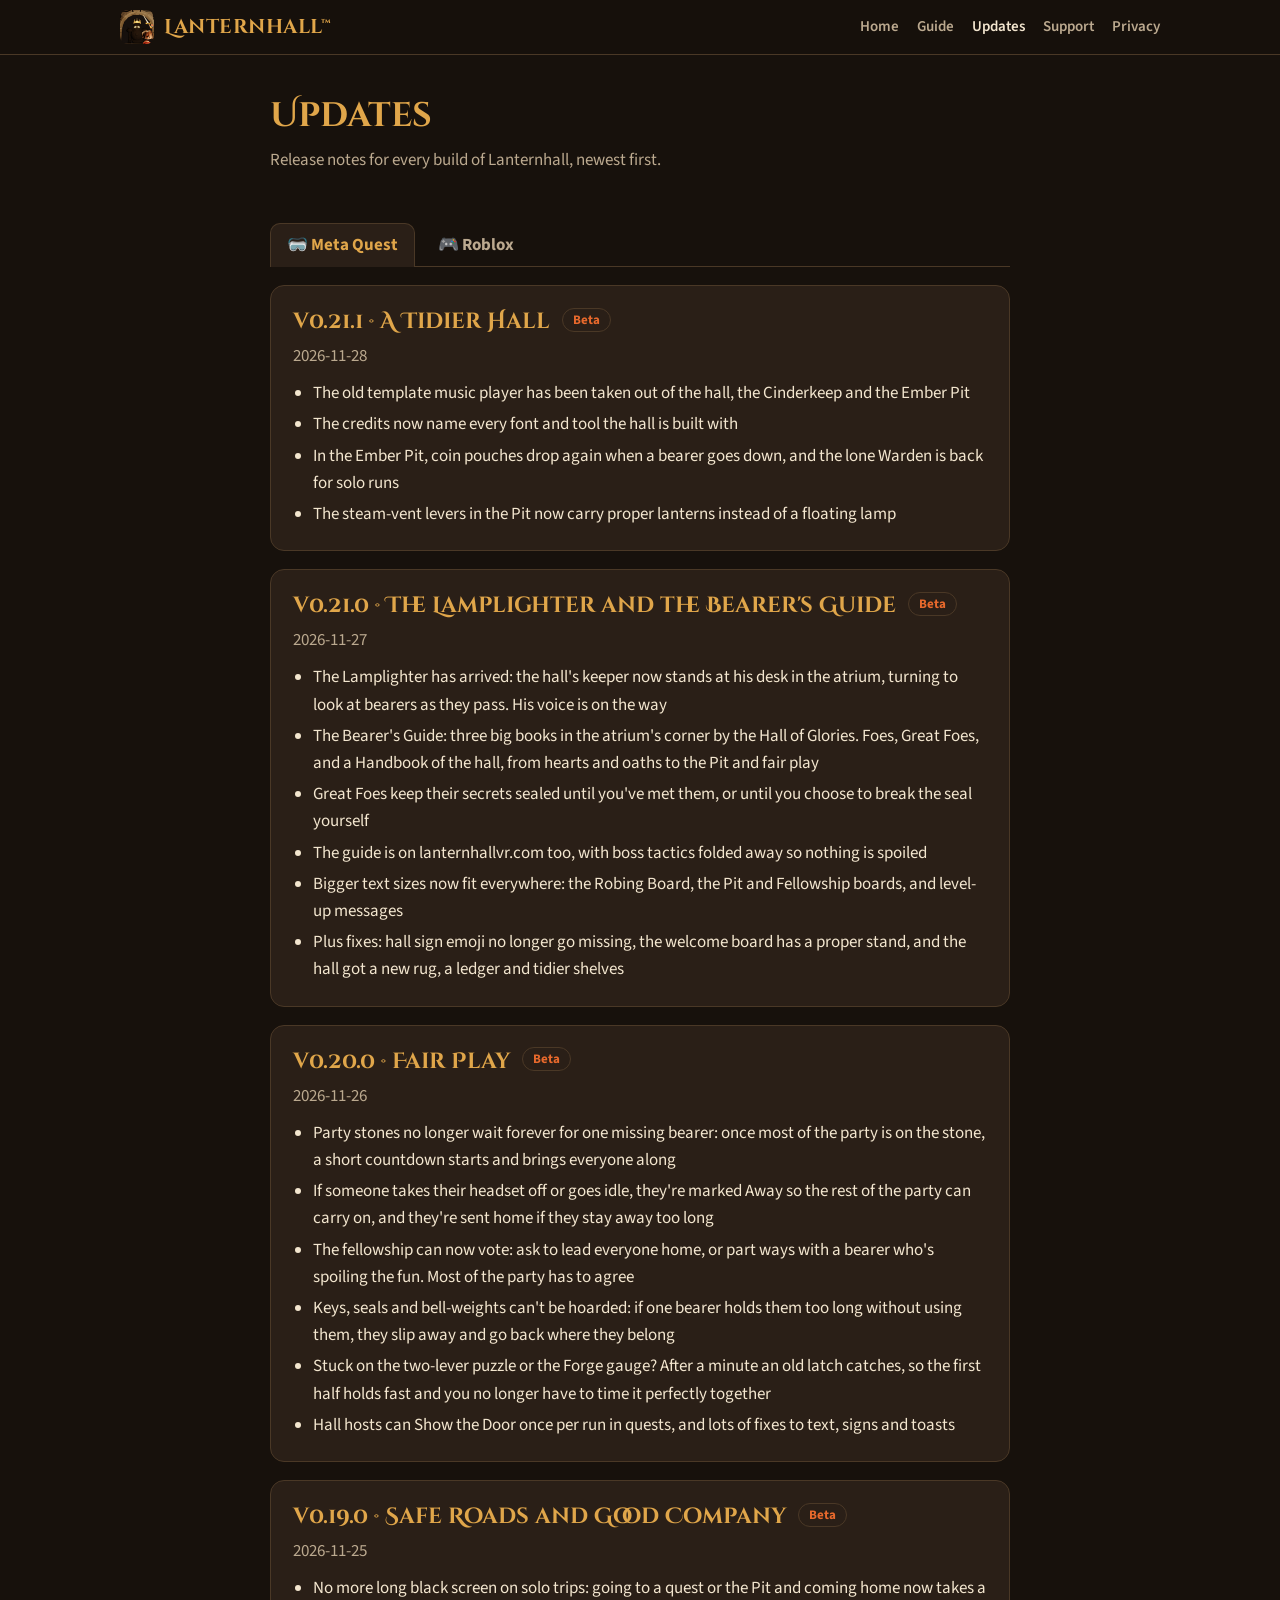
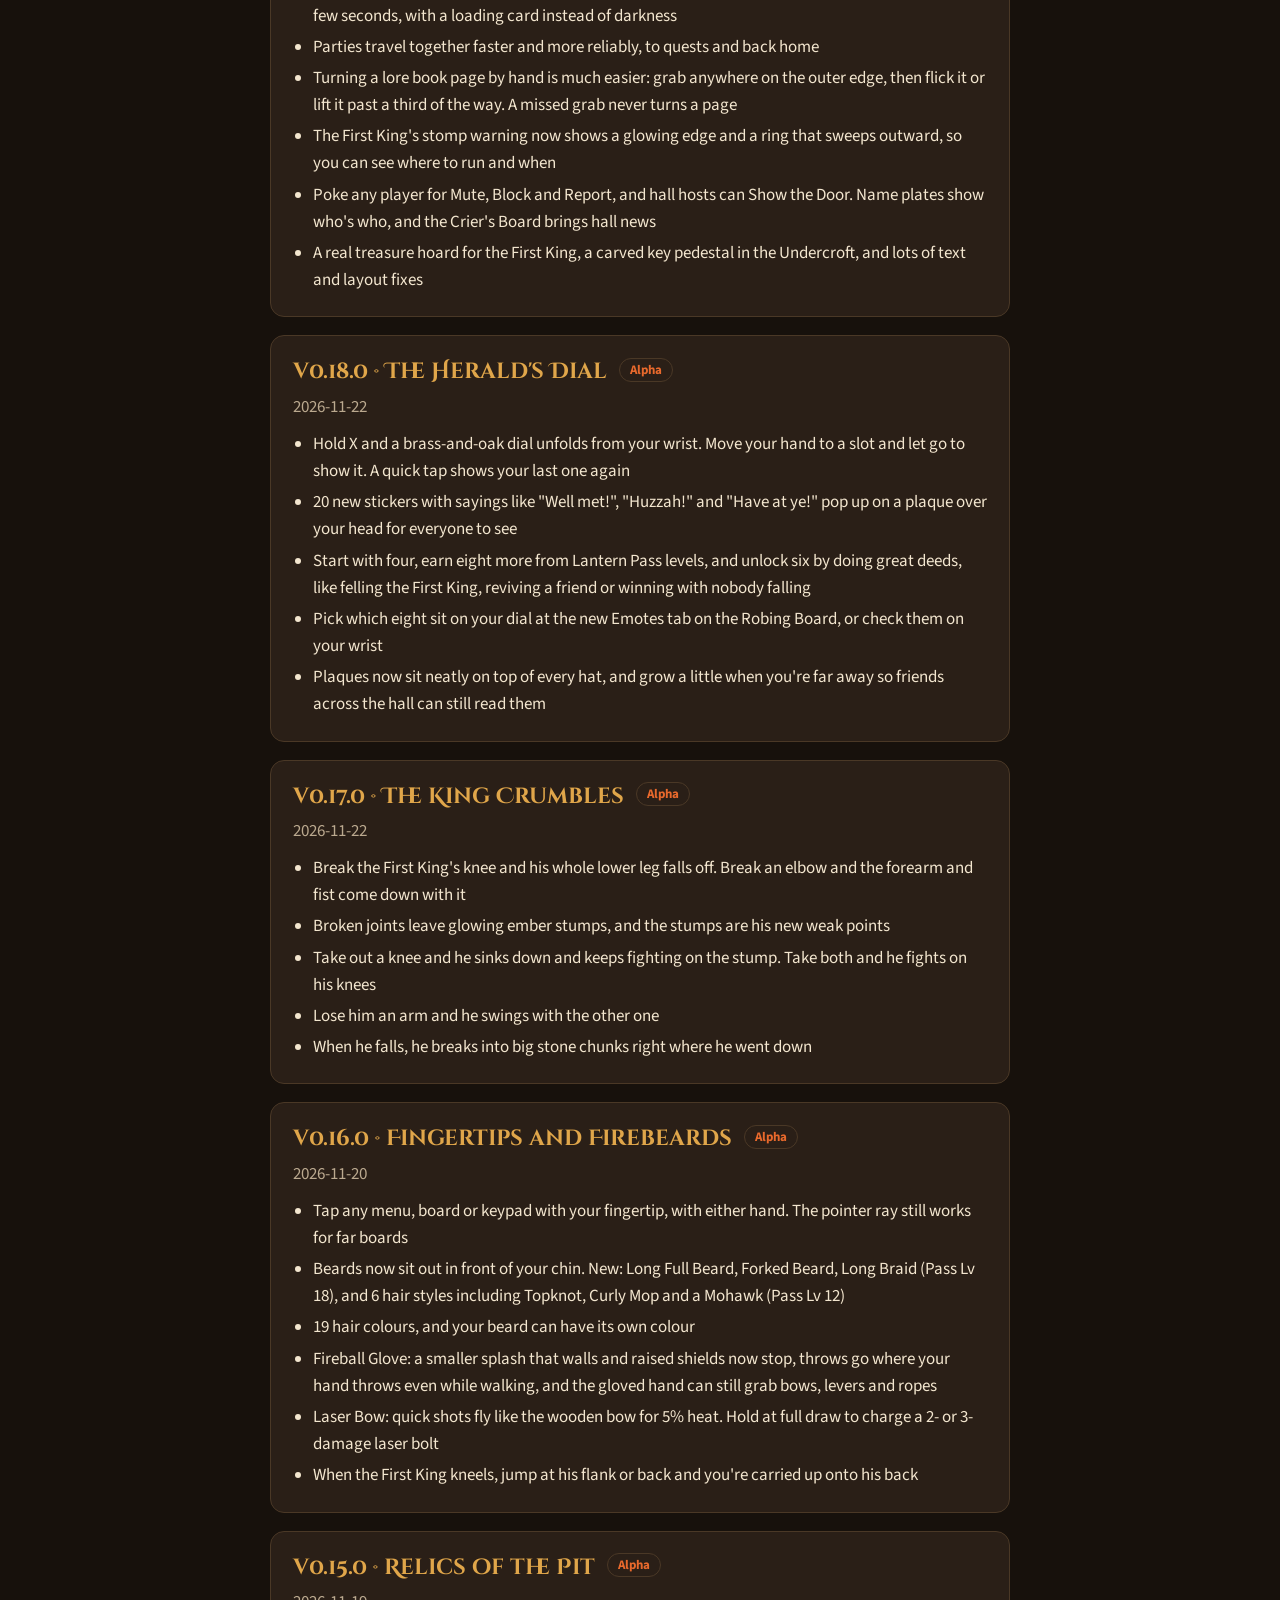
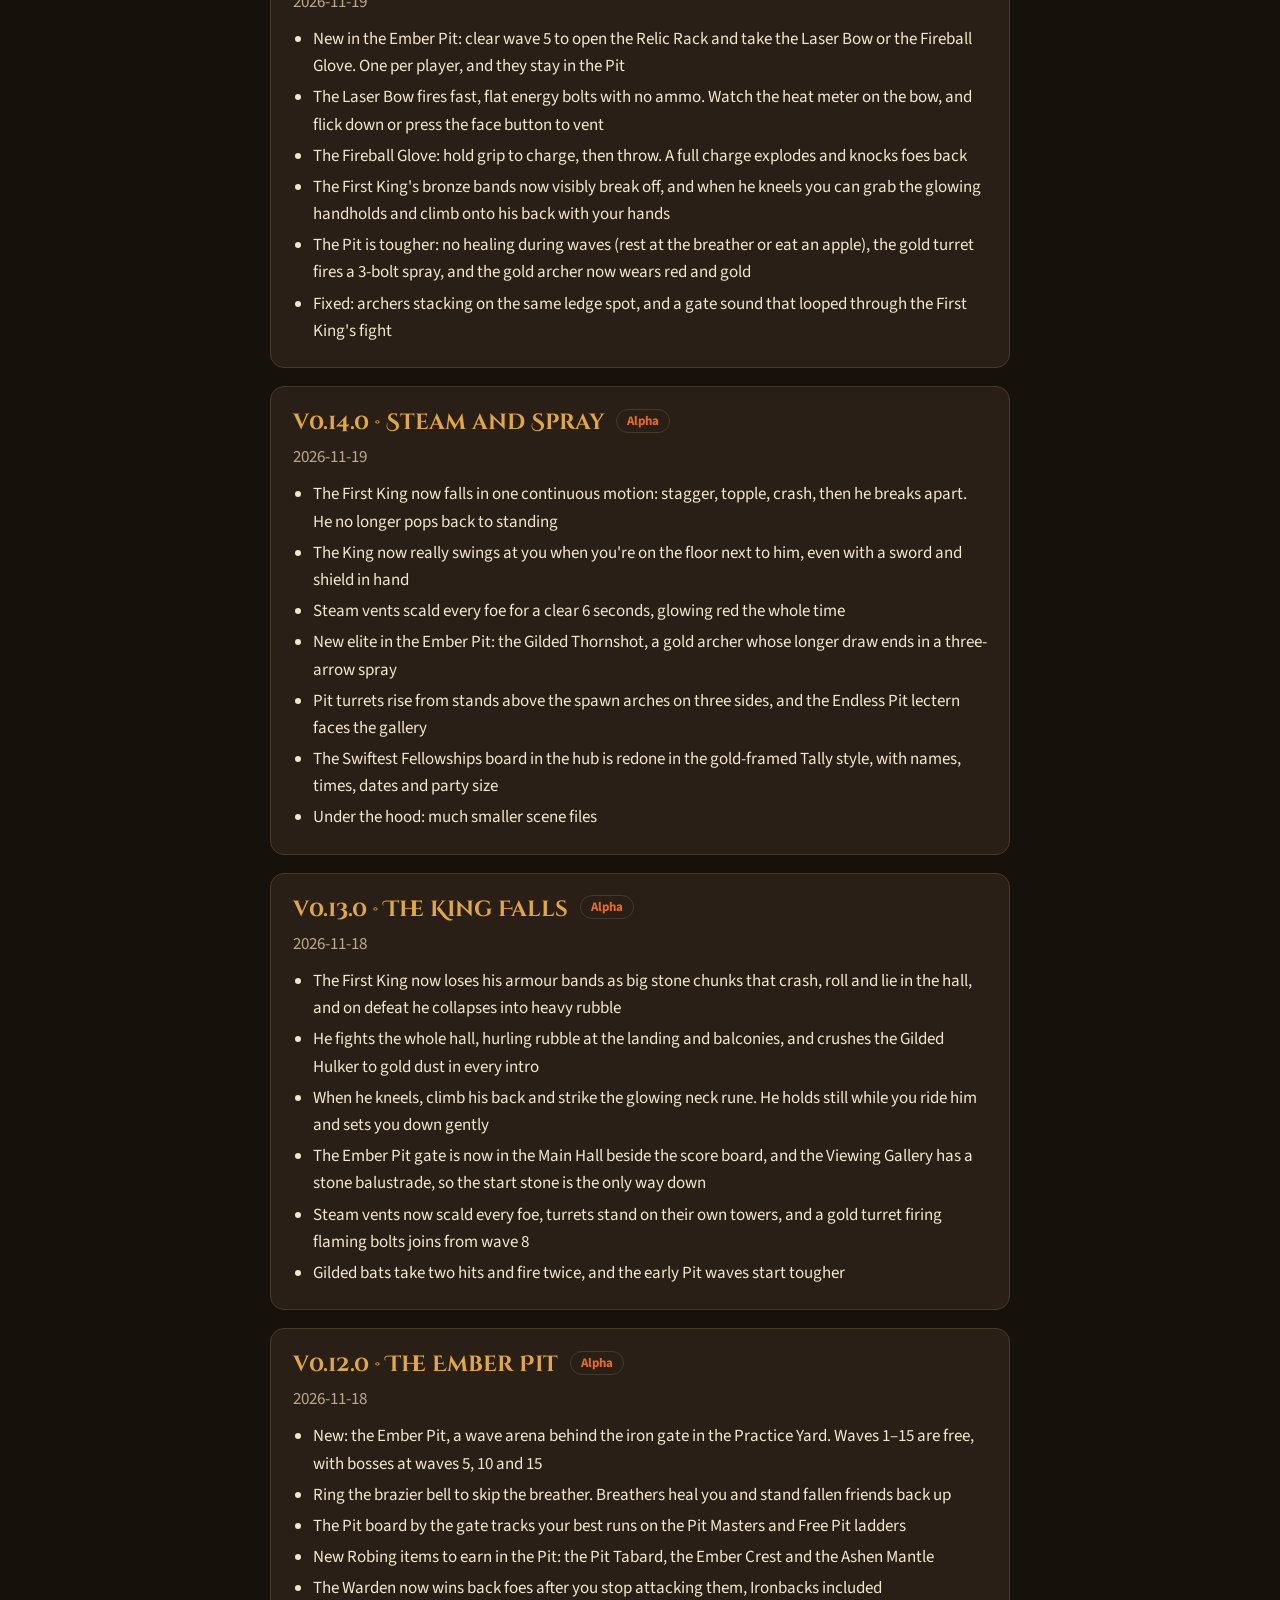
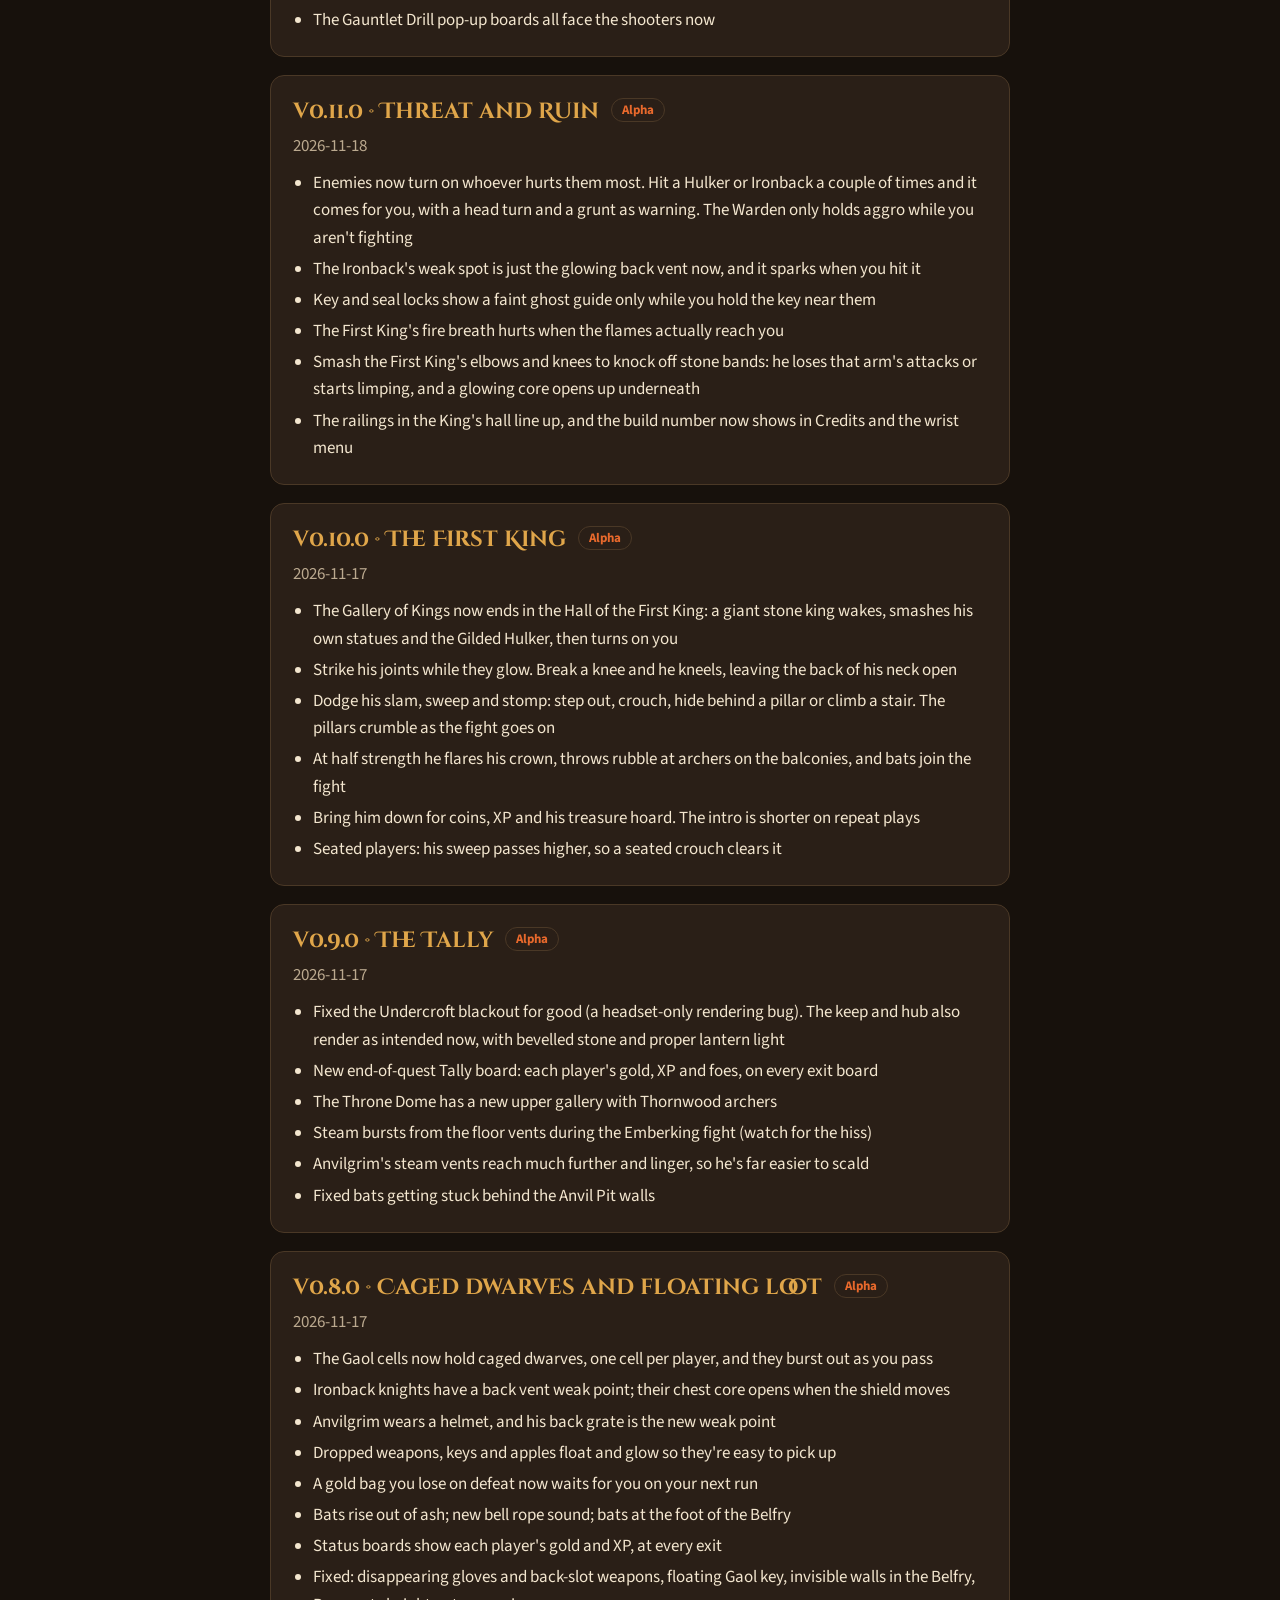
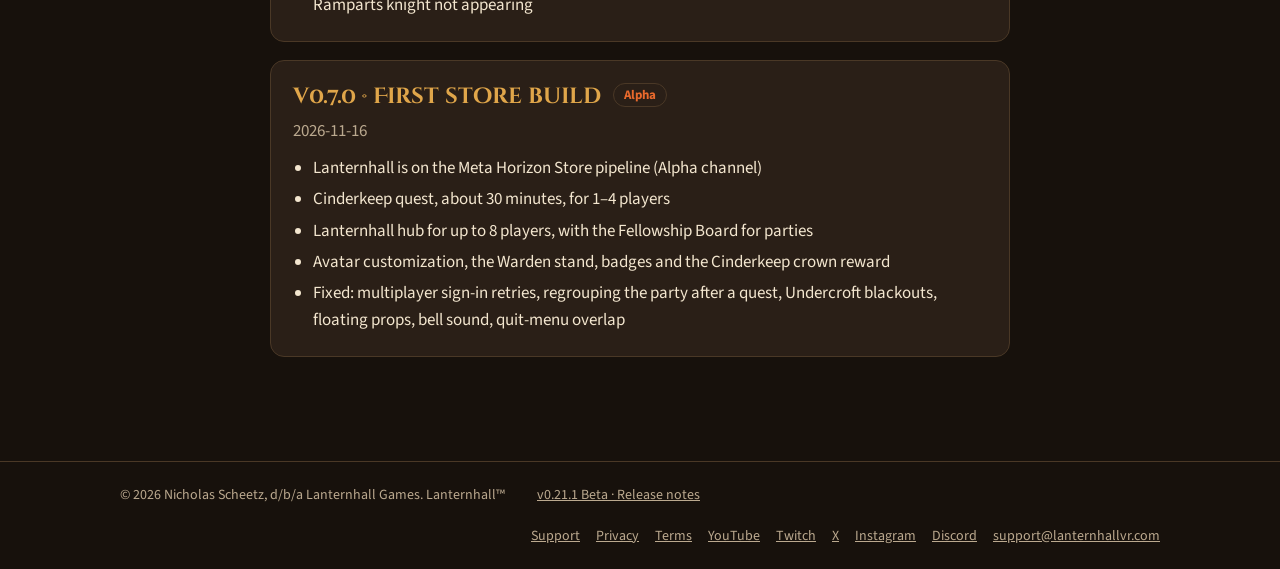
<file: updates.html>
<!DOCTYPE html>
<html lang="en"><head><meta charset="utf-8">
<meta name="viewport" content="width=device-width, initial-scale=1">
<title>Updates: Lanternhall</title>
<meta name="description" content="Release notes for Lanternhall, the co-op VR quest game for Meta Quest, and its Roblox version.">
<meta property="og:title" content="Updates: Lanternhall">
<meta property="og:description" content="Release notes for Lanternhall, the co-op VR quest game for Meta Quest, and its Roblox version.">
<meta property="og:image" content="https://lanternhallvr.com/assets/hero.jpg">
<meta name="theme-color" content="#17110c">
<link rel="icon" href="assets/favicon.png">
<link rel="apple-touch-icon" href="assets/apple-touch-icon.png">
<link rel="preconnect" href="https://fonts.googleapis.com"><link rel="preconnect" href="https://fonts.gstatic.com" crossorigin><link href="https://fonts.googleapis.com/css2?family=Cinzel+Decorative:wght@700&family=Source+Sans+3:wght@400;600;700&display=swap" rel="stylesheet">
<link rel="stylesheet" href="style.css">
</head><body>
<header class="nav"><div class="nav-in">
<a class="brand" href="index.html"><img src="assets/favicon.png" alt="">Lanternhall&trade;</a>
<nav class="nav-links"><a href="index.html">Home</a><a href="guide.html">Guide</a><a href="updates.html" aria-current="page">Updates</a><a href="support.html">Support</a><a href="privacy.html">Privacy</a></nav>
</div></header>

<main class="doc">
<h1>Updates</h1>
<p class="meta">Release notes for every build of Lanternhall, newest first.</p>
<section class="rel-pane" id="roblox"><nav class="rel-tabs" aria-label="Platform"><a href="#quest">🥽 Meta Quest</a><a href="#roblox" aria-current="true">🎮 Roblox</a></nav>
<p class="meta">The Roblox version opens its public beta in December, with the full release in January. These are its latest updates.</p>
<article class="rel"><h2>v0.66.3 <span class="chan">Roblox</span></h2><p class="meta">2026-11-27</p><ul><li>On small screens, the action prompts are slim pills that stay out of the way, and the Lamplighter&#x27;s speech bubble is smaller</li></ul></article><article class="rel"><h2>v0.66.2 <span class="chan">Roblox</span></h2><p class="meta">2026-11-27</p><ul><li>Messages stay on screen longer, the longest ones longest, and so do the Lamplighter&#x27;s words</li><li>The Crier&#x27;s Board page-turn prompt now sits below the board, so it no longer covers the notices</li></ul></article><article class="rel"><h2>v0.66.1 <span class="chan">Roblox</span></h2><p class="meta">2026-11-27</p><ul><li>Your sword rests low at your side, and your left hand holds the raised shield</li></ul></article><article class="rel"><h2>v0.66.0 <span class="chan">Roblox</span></h2><p class="meta">2026-11-27</p><ul><li>Sword combos now cut an X</li><li>The Fireball Glove hand rests at your side until you start charging</li></ul></article><article class="rel"><h2>v0.65.1 <span class="chan">Roblox</span></h2><p class="meta">2026-11-27</p><ul><li>The Lamplighter now looks just as he does in the VR game</li></ul></article><article class="rel"><h2>v0.65.0 &middot; The Lamplighter <span class="chan">Roblox</span></h2><p class="meta">2026-11-27</p><ul><li>Meet the Lamplighter at his desk in Lanternhall. He speaks in speech bubbles</li></ul></article><article class="rel"><h2>v0.64.3 <span class="chan">Roblox</span></h2><p class="meta">2026-11-27</p><ul><li>The Crier&#x27;s Board pages through all of the hall&#x27;s current news, not just the newest notice</li></ul></article><article class="rel"><h2>v0.64.2 &middot; Badges <span class="chan">Roblox</span></h2><p class="meta">2026-11-27</p><ul><li>Five free badges to earn: Triumph!, Ironheart!, None fell!, Kingbreaker! and Hammer down!</li></ul></article><article class="rel"><h2>v0.64.1 <span class="chan">Roblox</span></h2><p class="meta">2026-11-26</p><ul><li>Credits are in the Comfort tab</li></ul></article><article class="rel"><h2>v0.64.0 &middot; Fair Play <span class="chan">Roblox</span></h2><p class="meta">2026-11-26</p><ul><li>Party stones no longer wait forever: once most of the party is on, a short countdown brings everyone along</li><li>Step away from the game and you&#x27;re marked Away, so the rest of the party can carry on</li><li>The fellowship can vote to head home together, or to part ways with a bearer who&#x27;s spoiling the fun</li><li>Keys, seals and bell-weights can&#x27;t be hoarded: held too long, they slip back where they belong</li></ul></article>
</section>
<section class="rel-pane" id="quest"><nav class="rel-tabs" aria-label="Platform"><a href="#quest" aria-current="true">🥽 Meta Quest</a><a href="#roblox">🎮 Roblox</a></nav>
<article class="rel" id="v0.21.1"><h2>v0.21.1 &middot; A Tidier Hall <span class="chan">Beta</span></h2><p class="meta">2026-11-28</p><ul><li>The old template music player has been taken out of the hall, the Cinderkeep and the Ember Pit</li><li>The credits now name every font and tool the hall is built with</li><li>In the Ember Pit, coin pouches drop again when a bearer goes down, and the lone Warden is back for solo runs</li><li>The steam-vent levers in the Pit now carry proper lanterns instead of a floating lamp</li></ul></article><article class="rel" id="v0.21.0"><h2>v0.21.0 &middot; The Lamplighter and the Bearer&#x27;s Guide <span class="chan">Beta</span></h2><p class="meta">2026-11-27</p><ul><li>The Lamplighter has arrived: the hall&#x27;s keeper now stands at his desk in the atrium, turning to look at bearers as they pass. His voice is on the way</li><li>The Bearer&#x27;s Guide: three big books in the atrium&#x27;s corner by the Hall of Glories. Foes, Great Foes, and a Handbook of the hall, from hearts and oaths to the Pit and fair play</li><li>Great Foes keep their secrets sealed until you&#x27;ve met them, or until you choose to break the seal yourself</li><li>The guide is on lanternhallvr.com too, with boss tactics folded away so nothing is spoiled</li><li>Bigger text sizes now fit everywhere: the Robing Board, the Pit and Fellowship boards, and level-up messages</li><li>Plus fixes: hall sign emoji no longer go missing, the welcome board has a proper stand, and the hall got a new rug, a ledger and tidier shelves</li></ul></article><article class="rel" id="v0.20.0"><h2>v0.20.0 &middot; Fair Play <span class="chan">Beta</span></h2><p class="meta">2026-11-26</p><ul><li>Party stones no longer wait forever for one missing bearer: once most of the party is on the stone, a short countdown starts and brings everyone along</li><li>If someone takes their headset off or goes idle, they&#x27;re marked Away so the rest of the party can carry on, and they&#x27;re sent home if they stay away too long</li><li>The fellowship can now vote: ask to lead everyone home, or part ways with a bearer who&#x27;s spoiling the fun. Most of the party has to agree</li><li>Keys, seals and bell-weights can&#x27;t be hoarded: if one bearer holds them too long without using them, they slip away and go back where they belong</li><li>Stuck on the two-lever puzzle or the Forge gauge? After a minute an old latch catches, so the first half holds fast and you no longer have to time it perfectly together</li><li>Hall hosts can Show the Door once per run in quests, and lots of fixes to text, signs and toasts</li></ul></article><article class="rel" id="v0.19.0"><h2>v0.19.0 &middot; Safe Roads and Good Company <span class="chan">Beta</span></h2><p class="meta">2026-11-25</p><ul><li>No more long black screen on solo trips: going to a quest or the Pit and coming home now takes a few seconds, with a loading card instead of darkness</li><li>Parties travel together faster and more reliably, to quests and back home</li><li>Turning a lore book page by hand is much easier: grab anywhere on the outer edge, then flick it or lift it past a third of the way. A missed grab never turns a page</li><li>The First King&#x27;s stomp warning now shows a glowing edge and a ring that sweeps outward, so you can see where to run and when</li><li>Poke any player for Mute, Block and Report, and hall hosts can Show the Door. Name plates show who&#x27;s who, and the Crier&#x27;s Board brings hall news</li><li>A real treasure hoard for the First King, a carved key pedestal in the Undercroft, and lots of text and layout fixes</li></ul></article><article class="rel" id="v0.18.0"><h2>v0.18.0 &middot; The Herald&#x27;s Dial <span class="chan">Alpha</span></h2><p class="meta">2026-11-22</p><ul><li>Hold X and a brass-and-oak dial unfolds from your wrist. Move your hand to a slot and let go to show it. A quick tap shows your last one again</li><li>20 new stickers with sayings like &quot;Well met!&quot;, &quot;Huzzah!&quot; and &quot;Have at ye!&quot; pop up on a plaque over your head for everyone to see</li><li>Start with four, earn eight more from Lantern Pass levels, and unlock six by doing great deeds, like felling the First King, reviving a friend or winning with nobody falling</li><li>Pick which eight sit on your dial at the new Emotes tab on the Robing Board, or check them on your wrist</li><li>Plaques now sit neatly on top of every hat, and grow a little when you&#x27;re far away so friends across the hall can still read them</li></ul></article><article class="rel" id="v0.17.0"><h2>v0.17.0 &middot; The King Crumbles <span class="chan">Alpha</span></h2><p class="meta">2026-11-22</p><ul><li>Break the First King&#x27;s knee and his whole lower leg falls off. Break an elbow and the forearm and fist come down with it</li><li>Broken joints leave glowing ember stumps, and the stumps are his new weak points</li><li>Take out a knee and he sinks down and keeps fighting on the stump. Take both and he fights on his knees</li><li>Lose him an arm and he swings with the other one</li><li>When he falls, he breaks into big stone chunks right where he went down</li></ul></article><article class="rel" id="v0.16.0"><h2>v0.16.0 &middot; Fingertips and Firebeards <span class="chan">Alpha</span></h2><p class="meta">2026-11-20</p><ul><li>Tap any menu, board or keypad with your fingertip, with either hand. The pointer ray still works for far boards</li><li>Beards now sit out in front of your chin. New: Long Full Beard, Forked Beard, Long Braid (Pass Lv 18), and 6 hair styles including Topknot, Curly Mop and a Mohawk (Pass Lv 12)</li><li>19 hair colours, and your beard can have its own colour</li><li>Fireball Glove: a smaller splash that walls and raised shields now stop, throws go where your hand throws even while walking, and the gloved hand can still grab bows, levers and ropes</li><li>Laser Bow: quick shots fly like the wooden bow for 5% heat. Hold at full draw to charge a 2- or 3-damage laser bolt</li><li>When the First King kneels, jump at his flank or back and you&#x27;re carried up onto his back</li></ul></article><article class="rel" id="v0.15.0"><h2>v0.15.0 &middot; Relics of the Pit <span class="chan">Alpha</span></h2><p class="meta">2026-11-19</p><ul><li>New in the Ember Pit: clear wave 5 to open the Relic Rack and take the Laser Bow or the Fireball Glove. One per player, and they stay in the Pit</li><li>The Laser Bow fires fast, flat energy bolts with no ammo. Watch the heat meter on the bow, and flick down or press the face button to vent</li><li>The Fireball Glove: hold grip to charge, then throw. A full charge explodes and knocks foes back</li><li>The First King&#x27;s bronze bands now visibly break off, and when he kneels you can grab the glowing handholds and climb onto his back with your hands</li><li>The Pit is tougher: no healing during waves (rest at the breather or eat an apple), the gold turret fires a 3-bolt spray, and the gold archer now wears red and gold</li><li>Fixed: archers stacking on the same ledge spot, and a gate sound that looped through the First King&#x27;s fight</li></ul></article><article class="rel" id="v0.14.0"><h2>v0.14.0 &middot; Steam and Spray <span class="chan">Alpha</span></h2><p class="meta">2026-11-19</p><ul><li>The First King now falls in one continuous motion: stagger, topple, crash, then he breaks apart. He no longer pops back to standing</li><li>The King now really swings at you when you&#x27;re on the floor next to him, even with a sword and shield in hand</li><li>Steam vents scald every foe for a clear 6 seconds, glowing red the whole time</li><li>New elite in the Ember Pit: the Gilded Thornshot, a gold archer whose longer draw ends in a three-arrow spray</li><li>Pit turrets rise from stands above the spawn arches on three sides, and the Endless Pit lectern faces the gallery</li><li>The Swiftest Fellowships board in the hub is redone in the gold-framed Tally style, with names, times, dates and party size</li><li>Under the hood: much smaller scene files</li></ul></article><article class="rel" id="v0.13.0"><h2>v0.13.0 &middot; The King Falls <span class="chan">Alpha</span></h2><p class="meta">2026-11-18</p><ul><li>The First King now loses his armour bands as big stone chunks that crash, roll and lie in the hall, and on defeat he collapses into heavy rubble</li><li>He fights the whole hall, hurling rubble at the landing and balconies, and crushes the Gilded Hulker to gold dust in every intro</li><li>When he kneels, climb his back and strike the glowing neck rune. He holds still while you ride him and sets you down gently</li><li>The Ember Pit gate is now in the Main Hall beside the score board, and the Viewing Gallery has a stone balustrade, so the start stone is the only way down</li><li>Steam vents now scald every foe, turrets stand on their own towers, and a gold turret firing flaming bolts joins from wave 8</li><li>Gilded bats take two hits and fire twice, and the early Pit waves start tougher</li></ul></article><article class="rel" id="v0.12.0"><h2>v0.12.0 &middot; The Ember Pit <span class="chan">Alpha</span></h2><p class="meta">2026-11-18</p><ul><li>New: the Ember Pit, a wave arena behind the iron gate in the Practice Yard. Waves 1–15 are free, with bosses at waves 5, 10 and 15</li><li>Ring the brazier bell to skip the breather. Breathers heal you and stand fallen friends back up</li><li>The Pit board by the gate tracks your best runs on the Pit Masters and Free Pit ladders</li><li>New Robing items to earn in the Pit: the Pit Tabard, the Ember Crest and the Ashen Mantle</li><li>The Warden now wins back foes after you stop attacking them, Ironbacks included</li><li>The Gauntlet Drill pop-up boards all face the shooters now</li></ul></article><article class="rel" id="v0.11.0"><h2>v0.11.0 &middot; Threat and Ruin <span class="chan">Alpha</span></h2><p class="meta">2026-11-18</p><ul><li>Enemies now turn on whoever hurts them most. Hit a Hulker or Ironback a couple of times and it comes for you, with a head turn and a grunt as warning. The Warden only holds aggro while you aren&#x27;t fighting</li><li>The Ironback&#x27;s weak spot is just the glowing back vent now, and it sparks when you hit it</li><li>Key and seal locks show a faint ghost guide only while you hold the key near them</li><li>The First King&#x27;s fire breath hurts when the flames actually reach you</li><li>Smash the First King&#x27;s elbows and knees to knock off stone bands: he loses that arm&#x27;s attacks or starts limping, and a glowing core opens up underneath</li><li>The railings in the King&#x27;s hall line up, and the build number now shows in Credits and the wrist menu</li></ul></article><article class="rel" id="v0.10.0"><h2>v0.10.0 &middot; The First King <span class="chan">Alpha</span></h2><p class="meta">2026-11-17</p><ul><li>The Gallery of Kings now ends in the Hall of the First King: a giant stone king wakes, smashes his own statues and the Gilded Hulker, then turns on you</li><li>Strike his joints while they glow. Break a knee and he kneels, leaving the back of his neck open</li><li>Dodge his slam, sweep and stomp: step out, crouch, hide behind a pillar or climb a stair. The pillars crumble as the fight goes on</li><li>At half strength he flares his crown, throws rubble at archers on the balconies, and bats join the fight</li><li>Bring him down for coins, XP and his treasure hoard. The intro is shorter on repeat plays</li><li>Seated players: his sweep passes higher, so a seated crouch clears it</li></ul></article><article class="rel" id="v0.9.0"><h2>v0.9.0 &middot; The Tally <span class="chan">Alpha</span></h2><p class="meta">2026-11-17</p><ul><li>Fixed the Undercroft blackout for good (a headset-only rendering bug). The keep and hub also render as intended now, with bevelled stone and proper lantern light</li><li>New end-of-quest Tally board: each player&#x27;s gold, XP and foes, on every exit board</li><li>The Throne Dome has a new upper gallery with Thornwood archers</li><li>Steam bursts from the floor vents during the Emberking fight (watch for the hiss)</li><li>Anvilgrim&#x27;s steam vents reach much further and linger, so he&#x27;s far easier to scald</li><li>Fixed bats getting stuck behind the Anvil Pit walls</li></ul></article><article class="rel" id="v0.8.0"><h2>v0.8.0 &middot; Caged dwarves and floating loot <span class="chan">Alpha</span></h2><p class="meta">2026-11-17</p><ul><li>The Gaol cells now hold caged dwarves, one cell per player, and they burst out as you pass</li><li>Ironback knights have a back vent weak point; their chest core opens when the shield moves</li><li>Anvilgrim wears a helmet, and his back grate is the new weak point</li><li>Dropped weapons, keys and apples float and glow so they&#x27;re easy to pick up</li><li>A gold bag you lose on defeat now waits for you on your next run</li><li>Bats rise out of ash; new bell rope sound; bats at the foot of the Belfry</li><li>Status boards show each player&#x27;s gold and XP, at every exit</li><li>Fixed: disappearing gloves and back-slot weapons, floating Gaol key, invisible walls in the Belfry, Ramparts knight not appearing</li></ul></article><article class="rel" id="v0.7.0"><h2>v0.7.0 &middot; First store build <span class="chan">Alpha</span></h2><p class="meta">2026-11-16</p><ul><li>Lanternhall is on the Meta Horizon Store pipeline (Alpha channel)</li><li>Cinderkeep quest, about 30 minutes, for 1–4 players</li><li>Lanternhall hub for up to 8 players, with the Fellowship Board for parties</li><li>Avatar customization, the Warden stand, badges and the Cinderkeep crown reward</li><li>Fixed: multiplayer sign-in retries, regrouping the party after a quest, Undercroft blackouts, floating props, bell sound, quit-menu overlap</li></ul></article>
</section>
</main>
<footer><div class="foot-in">
<span>&copy; 2026 Nicholas Scheetz, d/b/a Lanternhall Games. Lanternhall&trade;</span><a class="ver" href="updates.html">v0.21.1 Beta &middot; Release notes</a>
<nav><a href="support.html">Support</a><a href="privacy.html">Privacy</a><a href="terms.html">Terms</a><a href="https://www.youtube.com/@LanternhallGames" aria-label="Lanternhall on YouTube">YouTube</a><a href="https://www.twitch.tv/lanternhall" aria-label="Lanternhall on Twitch">Twitch</a><a href="https://x.com/lanternhallvr" aria-label="Lanternhall on X">X</a><a href="https://www.instagram.com/lanternhallvr/" aria-label="Lanternhall on Instagram">Instagram</a><a href="https://discord.gg/UpqXYN8GYB" aria-label="Join the Lanternhall Discord">Discord</a><a href="mailto:support@lanternhallvr.com">support@lanternhallvr.com</a></nav>
</div></footer>
</body></html>
</file>
<file: style.css>
:root {
  --bg: #17110c;
  --bg2: #20180f;
  --card: #2a1f17;
  --ink: #f3e6cf;
  --dim: #bba98f;
  --gold: #e0a64a;
  --ember: #e8692c;
  --line: #4a3826;
  --max: 1080px;
}
* { box-sizing: border-box; }
html { scroll-behavior: smooth; }
body {
  margin: 0;
  background: radial-gradient(1200px 600px at 50% -10%, #3a2414 0%, transparent 60%), var(--bg);
  color: var(--ink);
  font: 17px/1.6 "Source Sans 3", system-ui, -apple-system, Segoe UI, sans-serif;
}
a { color: var(--gold); }
a:hover { color: #f2c477; }
img { max-width: 100%; display: block; }

/* top bar */
.nav {
  position: sticky; top: 0; z-index: 10;
  background: rgba(23, 17, 12, .88);
  backdrop-filter: blur(8px);
  border-bottom: 1px solid var(--line);
}
.nav-in {
  max-width: var(--max); margin: auto; padding: 10px 20px;
  display: flex; align-items: center; gap: 18px;
}
.brand {
  display: flex; align-items: center; gap: 10px;
  text-decoration: none; color: var(--gold);
  font-family: "Cinzel Decorative", serif; font-weight: 700; font-size: 20px; letter-spacing: .5px;
}
.brand img { width: 34px; height: 34px; border-radius: 8px; }
.nav-links { margin-left: auto; display: flex; gap: 18px; flex-wrap: wrap; }
.nav-links a { color: var(--dim); text-decoration: none; font-weight: 600; font-size: 15px; }
.nav-links a:hover, .nav-links a[aria-current] { color: var(--ink); }

/* hero */
.hero { position: relative; }
.hero img { width: 100%; aspect-ratio: 10 / 3; object-fit: cover; }
.hero::after {
  content: ""; position: absolute; inset: auto 0 0 0; height: 40%;
  background: linear-gradient(to bottom, transparent, var(--bg));
}
.tagline { max-width: var(--max); margin: -8px auto 0; padding: 0 20px; text-align: center; position: relative; z-index: 1; }
.tagline h1 {
  font-family: "Cinzel Decorative", serif; color: var(--gold);
  font-size: clamp(26px, 4vw, 40px); margin: 0 0 6px; letter-spacing: .5px;
}
.tagline p { color: var(--dim); font-size: 19px; margin: 0 auto 22px; max-width: 680px; }
.cta { display: flex; gap: 12px; justify-content: center; flex-wrap: wrap; margin-bottom: 8px; }
.btn {
  display: inline-block; padding: 12px 22px; border-radius: 10px; text-decoration: none; font-weight: 700;
  background: linear-gradient(180deg, #f0b458, #d68a2c); color: #23160b; border: 1px solid #f6c873;
}
.btn.ghost { background: transparent; color: var(--ink); border: 1px solid var(--line); }
.btn:hover { filter: brightness(1.06); color: #23160b; }
.btn.ghost:hover { color: var(--ink); border-color: var(--gold); }
.badge {
  display: inline-block; margin-top: 14px; padding: 4px 12px; border-radius: 99px;
  border: 1px solid var(--line); color: var(--ember); font-weight: 700; font-size: 14px;
}

/* sections */
main { max-width: var(--max); margin: auto; padding: 24px 20px 56px; }
section { margin: 48px 0; }
h2 { font-family: "Cinzel Decorative", serif; color: var(--gold); font-size: 26px; margin: 0 0 14px; }
h3 { margin: 0 0 6px; font-size: 19px; }
.grid { display: grid; gap: 18px; grid-template-columns: repeat(auto-fit, minmax(240px, 1fr)); }
.card { background: var(--card); border: 1px solid var(--line); border-radius: 14px; padding: 18px; }
.card p { margin: 0; color: var(--dim); }
.shots { display: grid; gap: 14px; grid-template-columns: repeat(auto-fit, minmax(300px, 1fr)); }
.shots figure { margin: 0; background: var(--card); border: 1px solid var(--line); border-radius: 12px; overflow: hidden; }
.shots img { aspect-ratio: 16 / 9; object-fit: cover; width: 100%; }
.shots figcaption { padding: 8px 12px; color: var(--dim); font-size: 14px; }
.specs { display: flex; flex-wrap: wrap; gap: 10px; padding: 0; list-style: none; margin: 0; }
.specs li { background: var(--bg2); border: 1px solid var(--line); border-radius: 99px; padding: 6px 14px; font-size: 15px; }

/* long-form pages */
.doc { max-width: 780px; }
.doc h1 { font-family: "Cinzel Decorative", serif; color: var(--gold); font-size: 34px; margin: 10px 0 4px; }
.doc .meta { color: var(--dim); margin: 0 0 24px; }
.doc h2 { font-family: inherit; color: var(--ink); font-size: 21px; margin: 28px 0 8px; }
.doc li { margin: 4px 0; }
.note { background: var(--card); border: 1px solid var(--line); border-left: 4px solid var(--gold); border-radius: 10px; padding: 12px 16px; color: var(--dim); }
details { background: var(--card); border: 1px solid var(--line); border-radius: 12px; padding: 12px 16px; margin: 10px 0; }
summary { cursor: pointer; font-weight: 700; }
details p { color: var(--dim); margin: 8px 0 0; }

footer { border-top: 1px solid var(--line); color: var(--dim); font-size: 14px; }
.foot-in { max-width: var(--max); margin: auto; padding: 22px 20px; display: flex; gap: 18px; flex-wrap: wrap; align-items: center; }
.foot-in nav { margin-left: auto; display: flex; gap: 16px; flex-wrap: wrap; }
.foot-in a { color: var(--dim); }

/* updates / release notes */
.rel { background: var(--card); border: 1px solid var(--line); border-radius: 14px; padding: 18px 22px; margin: 18px 0; }
.rel h2 { margin: 0; font-family: "Cinzel Decorative", serif; color: var(--gold); font-size: 22px; }
.rel .meta { margin: 4px 0 10px; }
.rel ul { margin: 0; padding-left: 20px; }
.chan { font-family: "Source Sans 3", sans-serif; font-size: 13px; vertical-align: middle; margin-left: 6px; padding: 2px 10px;
  border-radius: 99px; border: 1px solid var(--line); color: var(--ember); }
.ver { color: var(--dim); margin-left: 14px; }

/* the Bearer's Guide (guide.html, G-web-guide.md): parchment pages in the dark hall */
.guide { max-width: 960px; --paper: #F2E3C2; --pink: #3A2A1A; --rule: #D4A437; --red: #8a3a12; }
.guide [id] { scroll-margin-top: 160px; }
.g-top { max-width: 720px; margin: 0 auto; text-align: center; }
.g-top h1 { font-family: "Cinzel Decorative", serif; color: var(--gold); font-size: clamp(28px, 6vw, 38px); margin: 10px 0 8px; }
.g-intro { color: var(--dim); font-size: 18px; margin: 0 0 24px; }
.g-books { display: grid; gap: 14px; grid-template-columns: repeat(auto-fit, minmax(200px, 1fr)); text-align: center; }
.g-bookcard { display: block; text-decoration: none; background: var(--paper); color: var(--pink); border-radius: 12px; padding: 16px 14px; }
.g-bookcard:hover { color: var(--pink); box-shadow: 0 0 0 2px var(--rule); }
.g-be { display: block; font-size: 34px; line-height: 1.1; }
.g-bookcard b { display: block; font-family: "Cinzel Decorative", serif; font-size: 17px; margin: 8px 0 4px; }
.g-bl { display: block; font-style: italic; font-size: 15px; }
.g-bn { display: block; margin-top: 6px; font-size: 14px; font-weight: 700; color: var(--red); }
.g-book { margin: 56px 0 0; }
.g-book > h2 { max-width: 720px; margin: 0 auto 8px; padding-bottom: 10px; border-bottom: 2px solid var(--rule); text-align: center; }
.g-line { max-width: 720px; margin: 0 auto 18px; text-align: center; color: var(--dim); font-style: italic; }
.g-note { max-width: 720px; margin: 0 auto 26px; padding: 2px 0 2px 14px; border-left: 3px solid var(--rule); color: var(--dim); font-style: italic; }
.g-note .g-nh { font-style: normal; font-weight: 700; color: var(--ink); margin: 10px 0 2px; }
.g-note .g-nh:first-child { margin-top: 0; }
.g-l { margin: 0 0 4px; }
.g-world { border: 1px solid; border-left-width: 4px; border-radius: 12px; padding: 12px 18px; margin: 0 0 18px; }
.g-world h3 { font-family: "Cinzel Decorative", serif; font-size: 22px; margin: 0; color: var(--ink); }
.g-world p { margin: 4px 0 0; color: var(--ink); }
.g-cards { display: grid; gap: 18px; }
.g-card { background: var(--paper); color: var(--pink); border-radius: 12px; padding: 16px; overflow-wrap: break-word; min-width: 0;
  box-shadow: 0 2px 12px rgba(0, 0, 0, .35); }
.g-card a { color: var(--red); }
.g-card h3 { font-family: "Cinzel Decorative", serif; font-size: 22px; line-height: 1.25; margin: 6px 0 2px; color: var(--pink); }
.g-card h4 { font-size: 14px; text-transform: uppercase; letter-spacing: .07em; color: var(--red); margin: 16px 0 4px; }
.g-epi { margin: 0 0 4px; font-style: italic; }
.g-fierce { display: flex; gap: 3px; margin: 0 0 10px; }
.g-fierce svg { width: 15px; height: 19px; fill: none; stroke: rgba(58, 42, 26, .45); stroke-width: 1.3; }
.g-fierce svg.on { fill: #E8662A; stroke: var(--pink); }
.g-facts { display: grid; grid-template-columns: max-content minmax(0, 1fr); gap: 2px 12px; margin: 0 0 4px; }
.g-facts dt { font-weight: 700; }
.g-facts dd { margin: 0; }
.g-plate img { width: 100%; max-width: 480px; height: auto; margin: 0 auto; }
.g-fold { background: transparent; border: 1px solid rgba(58, 42, 26, .35); border-radius: 10px; padding: 10px 14px; margin: 14px 0 0; }
.g-fold summary { color: var(--red); }
.g-fold[open] summary { margin-bottom: 8px; }
.g-fold p { color: inherit; margin: 0 0 4px; }
.g-fold .g-facts { margin-bottom: 0; }
.g-inset { margin: 14px 0 0; }
.g-inset img { width: 100%; max-width: 480px; height: auto; }
.g-vig { margin: 0 0 6px; }
.g-vig img { width: 100%; height: auto; }
.g-vig figcaption { font-style: italic; font-size: 15px; margin-top: 6px; }
.g-topic h3 { margin-top: 10px; }
.g-tail { width: fit-content; margin: 18px auto 0; background: var(--paper); border-radius: 10px; padding: 8px 18px; }
.g-tail img { width: 160px; height: auto; }
.g-up { text-align: center; margin: 18px 0 0; font-size: 15px; }
.g-credits { max-width: 720px; margin: 56px auto 0; background: var(--paper); color: var(--pink); border-radius: 10px; padding: 10px 16px;
  font-size: 14px; text-align: center; }
.g-credits p { margin: 0; }
.g-bar { display: flex; justify-content: center; flex-wrap: wrap; gap: 4px 10px; padding: 6px 12px 8px; border-top: 1px solid var(--line);
  font-size: 15px; font-weight: 600; }
.g-bar a { color: var(--ink); text-decoration: none; }
.g-bar span { color: var(--dim); }
@media (min-width: 900px) {
  .guide [id] { scroll-margin-top: 80px; }
  .g-bar { display: none; }
  .g-foe, .g-boss { display: grid; grid-template-columns: 40% minmax(0, 1fr); gap: 0 24px; align-items: start; padding: 20px; }
  .g-boss .g-fold { grid-column: 1 / -1; }
  .g-two { grid-template-columns: 1fr 1fr; }
}
/* phones: the nav links wrap under the brand instead of stacking one per line beside it (the sticky bar stays short) */
@media (max-width: 600px) {
  .nav-in { flex-wrap: wrap; gap: 4px 18px; padding: 8px 16px; }
  .nav-links { margin-left: 0; gap: 4px 16px; }
}

/* home: two ways to play (Quest and Roblox) */
.ways-h { margin: 18px 0 14px; }
.ways { display: grid; gap: 16px; grid-template-columns: repeat(auto-fit, minmax(280px, 1fr)); max-width: 900px; margin: 0 auto 18px; }
.way { display: flex; flex-direction: column; align-items: center; }
.way h3 { font-size: 21px; margin: 0; }
.way .way-for { color: var(--ember); font-weight: 700; font-size: 15px; margin: 2px 0 10px; }
.way p + p { margin-bottom: 16px; }
.way .cta { margin-top: auto; }
.way .badge { margin-top: 10px; }

/* updates: the Meta Quest / Roblox tabs (no script: the Roblox pane shows while #roblox is the target) */
.rel-tabs { display: flex; flex-wrap: wrap; gap: 6px; border-bottom: 1px solid var(--line); margin: 0 0 6px; }
.rel-tabs a { padding: 8px 16px; margin-bottom: -1px; border: 1px solid transparent; border-bottom: 0; border-radius: 10px 10px 0 0;
  color: var(--dim); font-weight: 700; text-decoration: none; }
.rel-tabs a[aria-current] { color: var(--gold); background: var(--card); border-color: var(--line); }
.rel-pane { scroll-margin-top: 70px; }
.rel-pane > .meta { margin: 12px 0 0; }
#roblox:not(:target) { display: none; }
#roblox:target ~ #quest { display: none; }
@media (max-width: 600px) { .rel-pane { scroll-margin-top: 112px; } }
</file>
